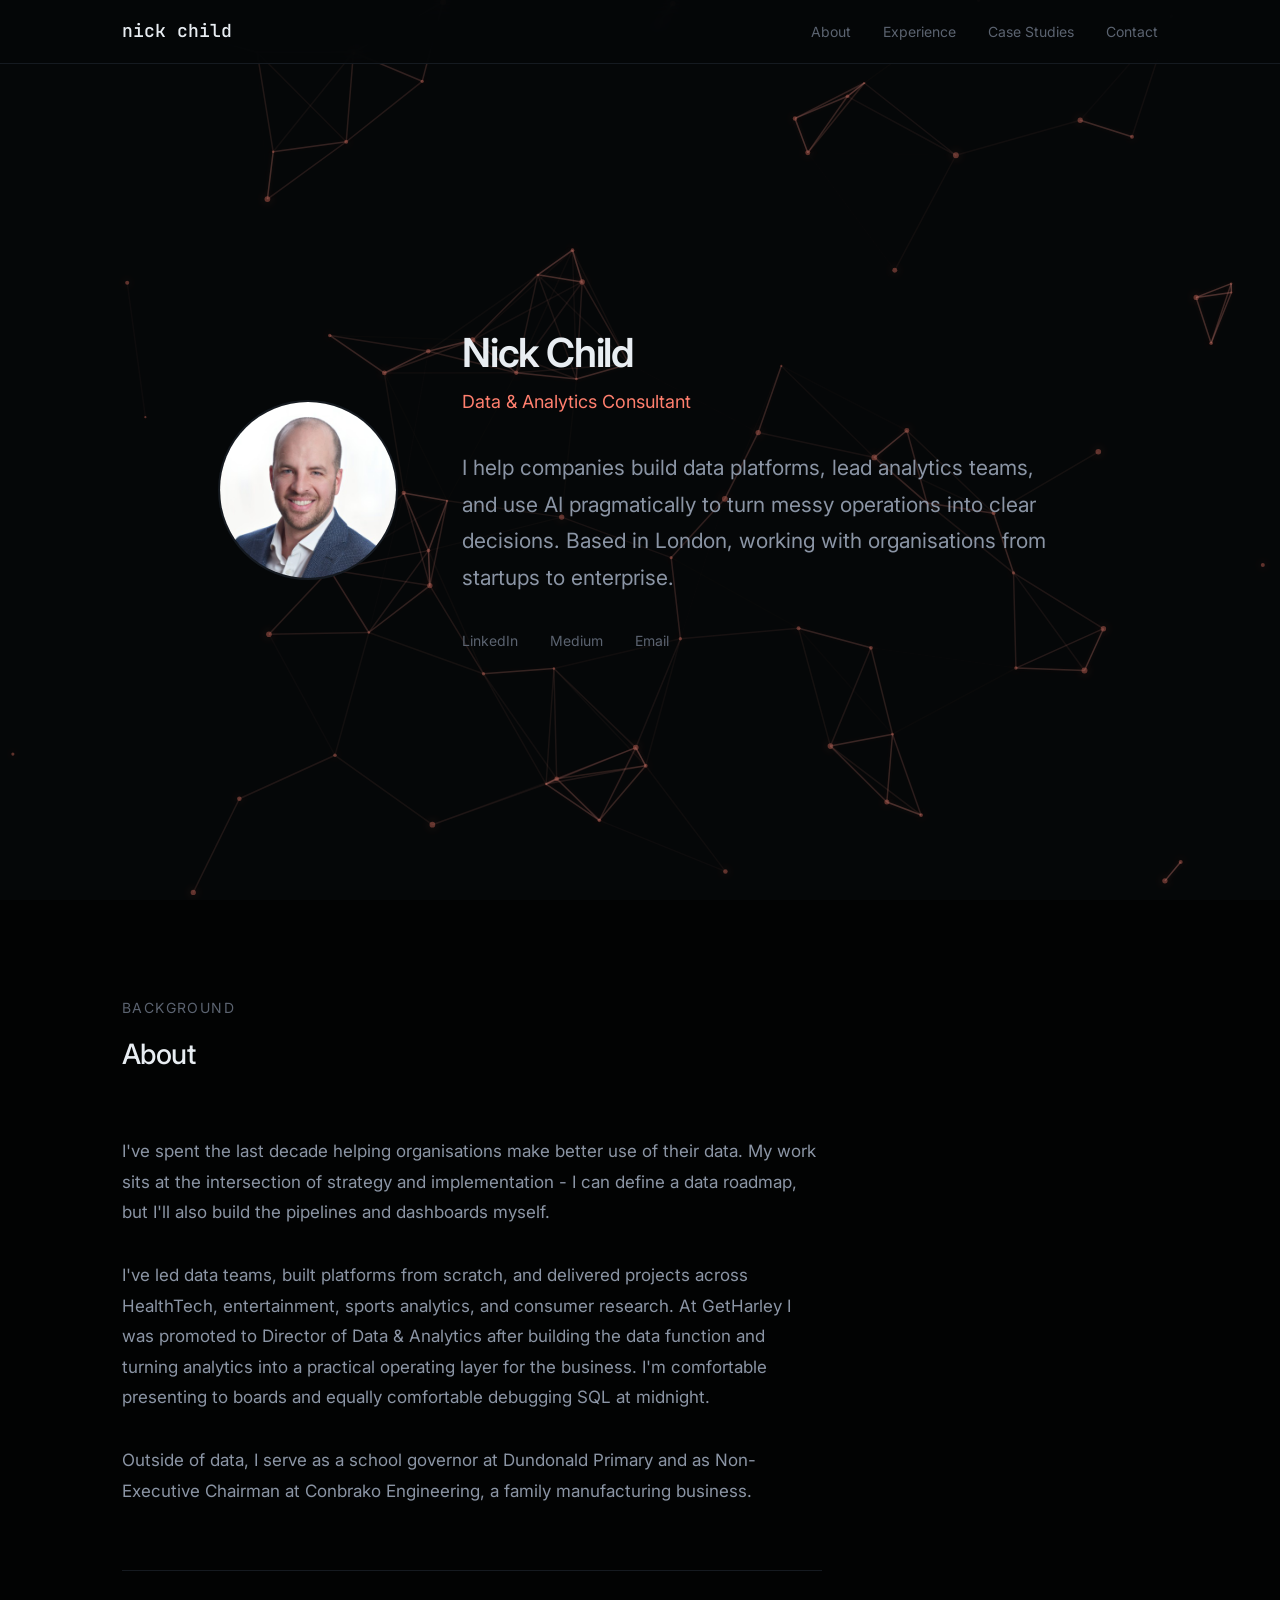
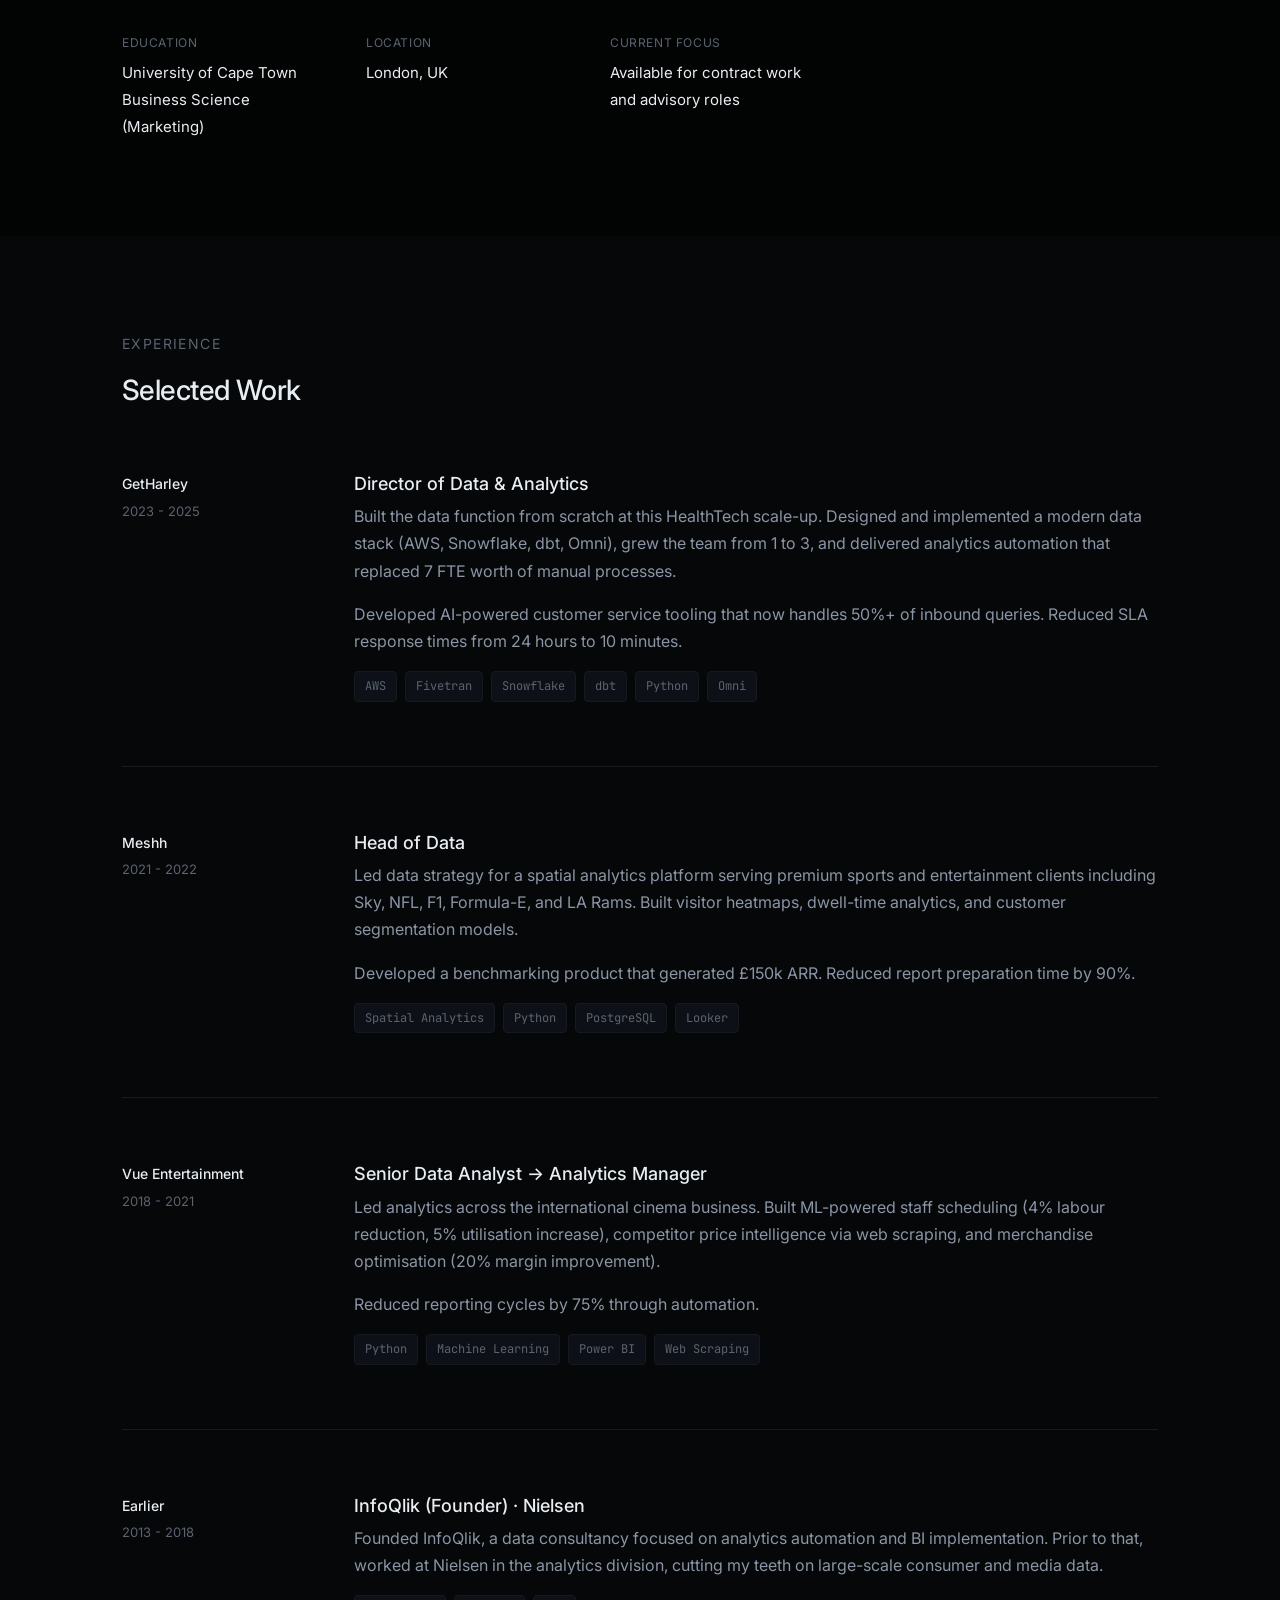
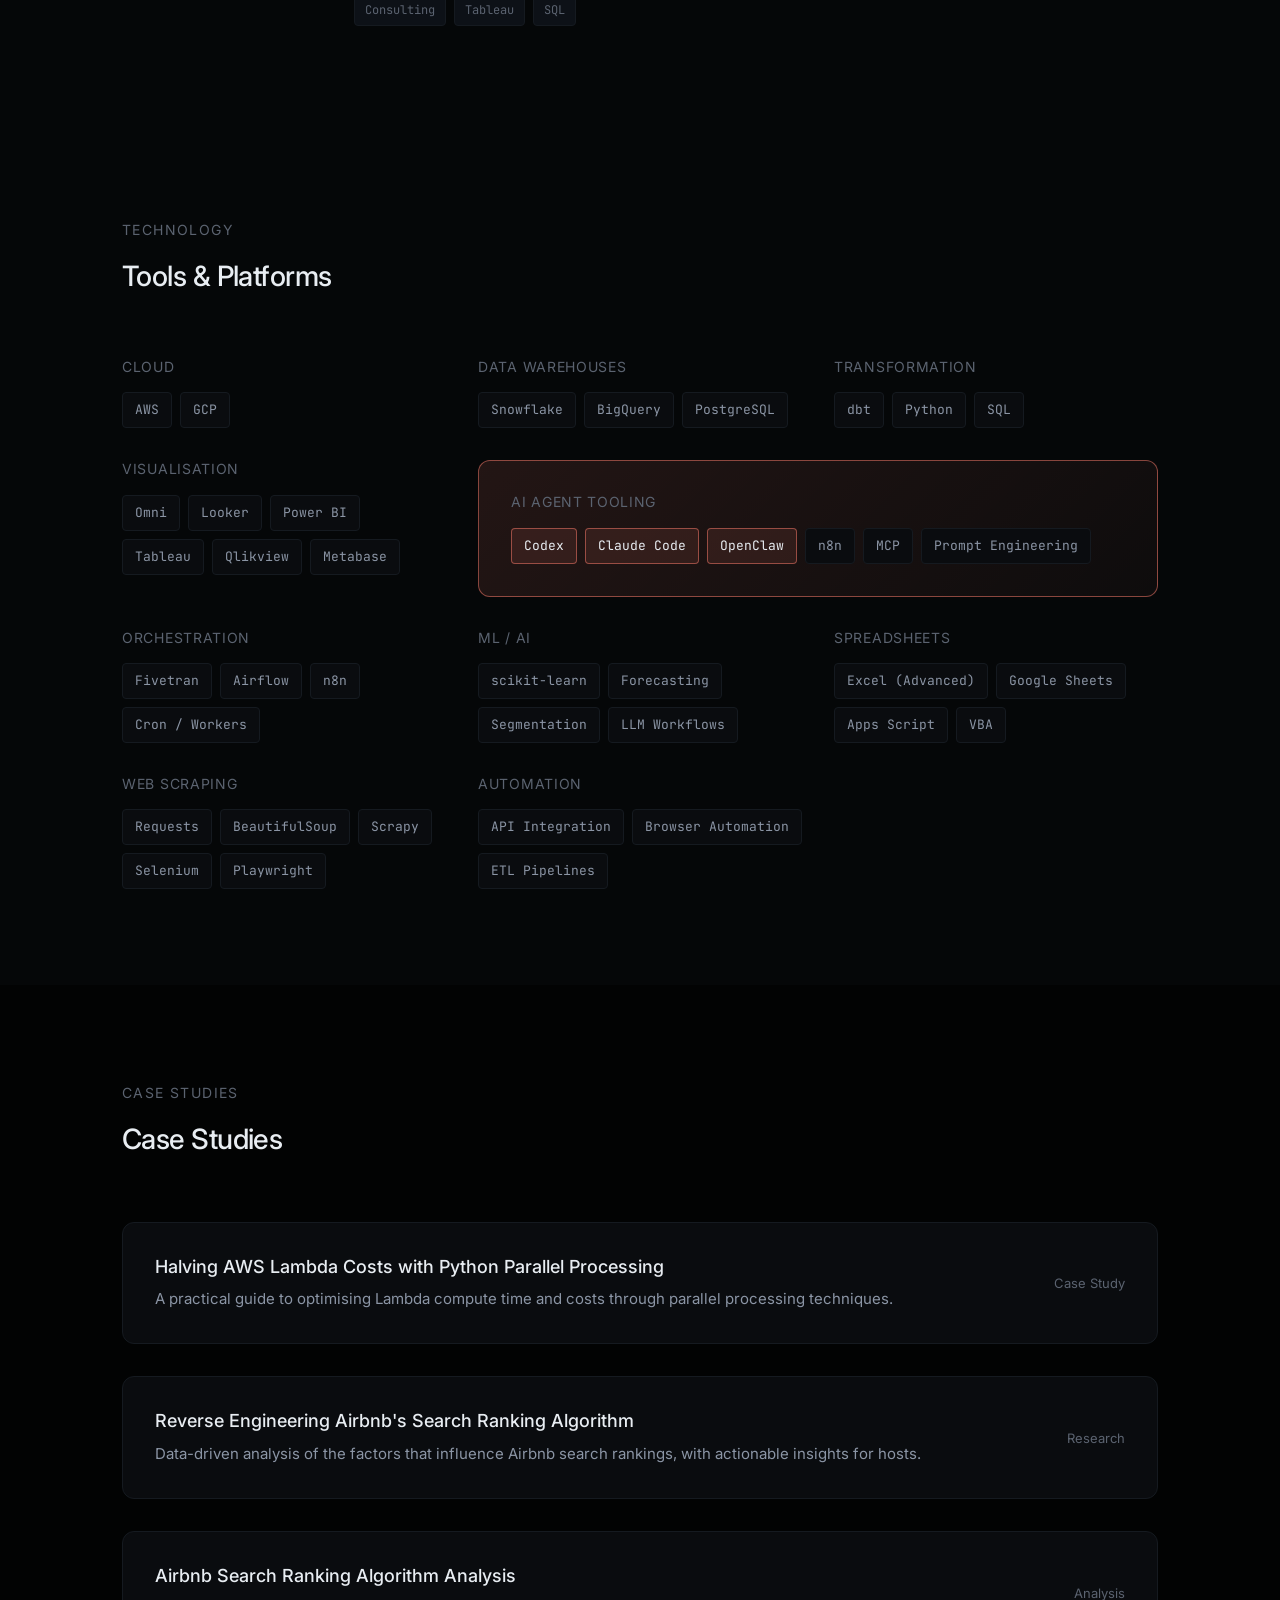
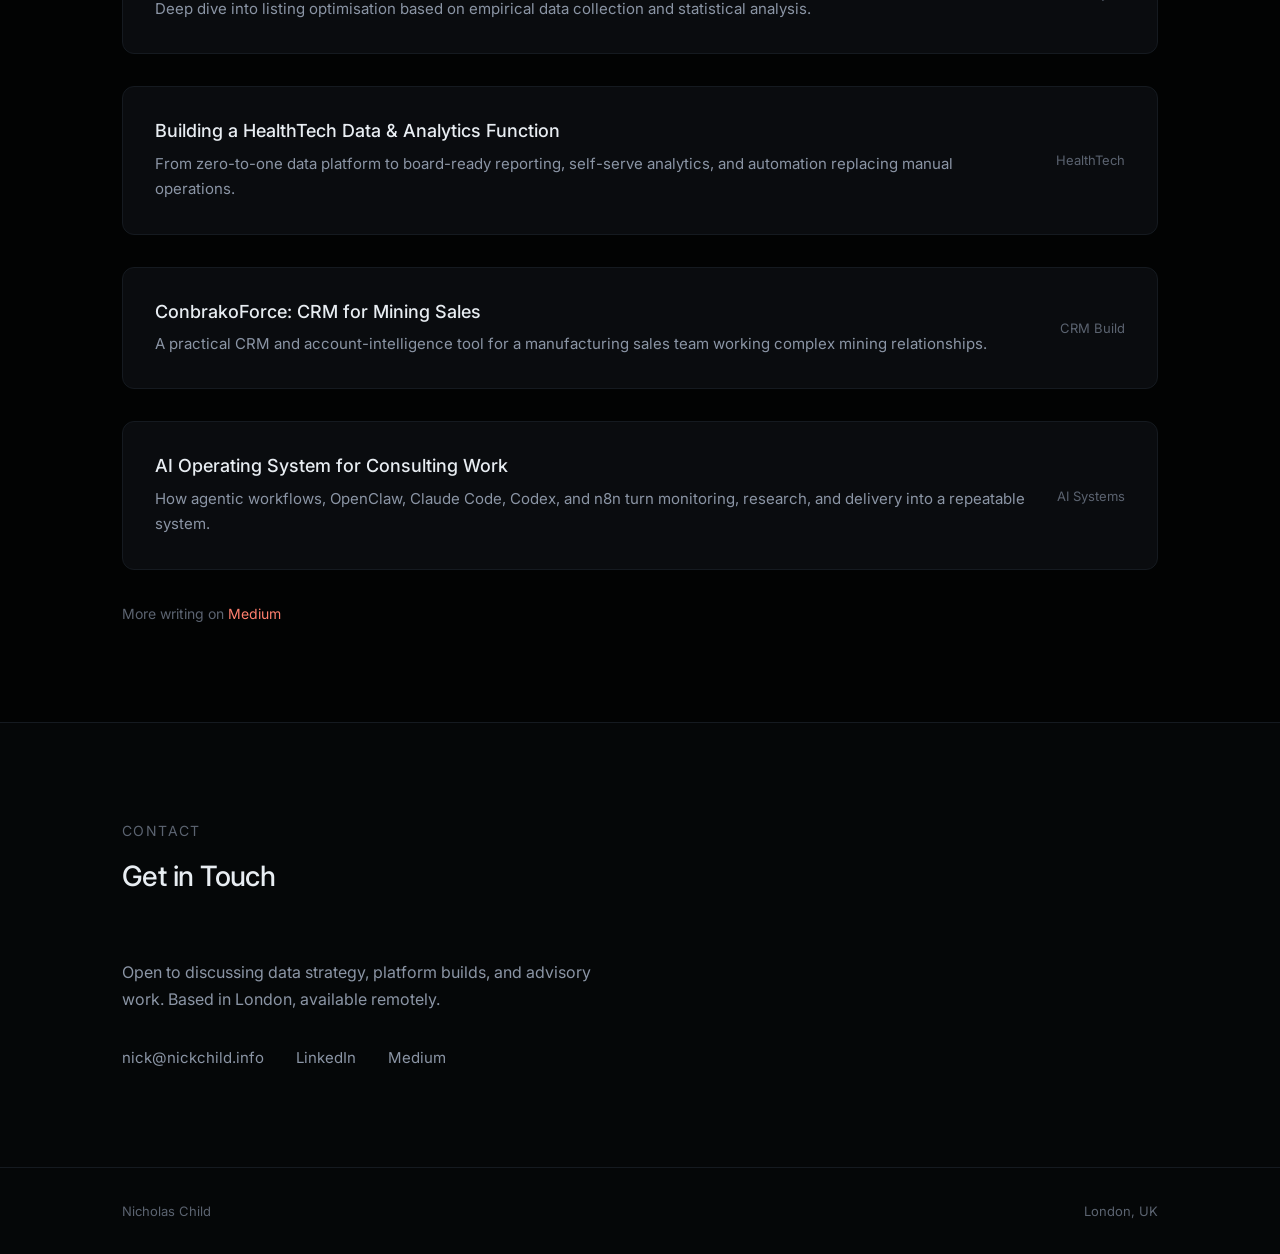
<file: index.html>
<!DOCTYPE html>
<html lang="en">
<head>
    <meta charset="UTF-8">
    <meta name="viewport" content="width=device-width, initial-scale=1.0">
    <title>Nick Child - Data & Analytics</title>
    <meta name="description" content="Independent Data & Analytics Consultant based in London. Building data platforms, leading analytics teams, and solving complex data problems.">
    <meta name="author" content="Nicholas Child">

    <!-- Open Graph -->
    <meta property="og:type" content="website">
    <meta property="og:title" content="Nick Child - Data & Analytics">
    <meta property="og:description" content="Independent Data & Analytics Consultant based in London.">
    <meta property="og:url" content="https://nickchild.info">

    <!-- Structured Data -->
    <script type="application/ld+json">
    {
      "@context": "https://schema.org",
      "@type": "Person",
      "name": "Nicholas Child",
      "jobTitle": "Data & Analytics Consultant",
      "url": "https://nickchild.info",
      "email": "nick@nickchild.info",
      "address": {
        "@type": "PostalAddress",
        "addressLocality": "London",
        "addressCountry": "GB"
      },
      "sameAs": [
        "https://linkedin.com/in/nicholaschild",
        "https://medium.com/@childnick"
      ]
    }
    </script>

    <!-- Favicon -->
    <link rel="icon" type="image/svg+xml" href="favicon.svg">

    <!-- Fonts -->
    <link rel="preconnect" href="https://fonts.googleapis.com">
    <link rel="preconnect" href="https://fonts.gstatic.com" crossorigin>
    <link href="https://fonts.googleapis.com/css2?family=Inter:wght@400;500;600&family=JetBrains+Mono:wght@400;500&display=swap" rel="stylesheet">

    <!-- Styles -->
    <link rel="stylesheet" href="styles/main.css?v=20260513-hero-fix">
</head>
<body>
    <!-- Navigation -->
    <nav class="nav" id="nav">
        <div class="container">
            <div class="nav-content">
                <a href="#" class="nav-logo">nick child</a>
                <button class="nav-toggle" id="navToggle" aria-label="Toggle navigation">
                    <span></span>
                    <span></span>
                    <span></span>
                </button>
                <ul class="nav-menu" id="navMenu">
                    <li><a href="#about" class="nav-link">About</a></li>
                    <li><a href="#experience" class="nav-link">Experience</a></li>
                    <li><a href="#writing" class="nav-link">Case Studies</a></li>
                    <li><a href="#contact" class="nav-link">Contact</a></li>
                </ul>
            </div>
        </div>
    </nav>

    <!-- Hero Section -->
    <section class="hero">
        <canvas id="heroCanvas" class="hero-canvas"></canvas>
        <div class="container">
            <div class="hero-content">
                <div class="hero-image">
                    <img src="nick-profile.jpg" alt="Nick Child">
                </div>
                <div class="hero-text">
                    <h1>Nick Child</h1>
                    <p class="hero-role">Data & Analytics Consultant</p>
                    <p class="hero-bio">
                        I help companies build data platforms, lead analytics teams, and use AI pragmatically to turn messy operations into clear decisions.
                        Based in London, working with organisations from startups to enterprise.
                    </p>
                    <div class="hero-links">
                        <a href="https://linkedin.com/in/nicholaschild" target="_blank">LinkedIn</a>
                        <a href="https://medium.com/@childnick" target="_blank">Medium</a>
                        <a href="mailto:nick@nickchild.info">Email</a>
                    </div>
                </div>
            </div>
        </div>
    </section>

    <!-- About Section -->
    <section id="about" class="about">
        <div class="container">
            <p class="section-subtitle">Background</p>
            <h2 class="section-title">About</h2>

            <div class="about-content">
                <p>
                    I've spent the last decade helping organisations make better use of their data. My work sits at the 
                    intersection of strategy and implementation - I can define a data roadmap, but I'll also build the 
                    pipelines and dashboards myself.
                </p>
                <p>
                    I've led data teams, built platforms from scratch, and delivered projects across HealthTech,
                    entertainment, sports analytics, and consumer research. At GetHarley I was promoted to
                    Director of Data & Analytics after building the data function and turning analytics into a
                    practical operating layer for the business. I'm comfortable presenting to boards and equally
                    comfortable debugging SQL at midnight.
                </p>
                <p>
                    Outside of data, I serve as a school governor at Dundonald Primary and as Non-Executive Chairman 
                    at Conbrako Engineering, a family manufacturing business.
                </p>

                <div class="about-details">
                    <div class="about-detail">
                        <h4>Education</h4>
                        <p>University of Cape Town<br>Business Science (Marketing)</p>
                    </div>
                    <div class="about-detail">
                        <h4>Location</h4>
                        <p>London, UK</p>
                    </div>
                    <div class="about-detail">
                        <h4>Current Focus</h4>
                        <p>Available for contract work<br>and advisory roles</p>
                    </div>
                </div>
            </div>
        </div>
    </section>

    <!-- Experience Section -->
    <section id="experience" class="experience">
        <div class="container">
            <p class="section-subtitle">Experience</p>
            <h2 class="section-title">Selected Work</h2>

            <div class="experience-grid">
                <div class="experience-item">
                    <div class="experience-meta">
                        <div class="experience-company">GetHarley</div>
                        <div class="experience-period">2023 - 2025</div>
                    </div>
                    <div class="experience-content">
                        <h3>Director of Data & Analytics</h3>
                        <p>
                            Built the data function from scratch at this HealthTech scale-up.
                            Designed and implemented a modern data stack (AWS, Snowflake, dbt, Omni), grew the team from 1 to 3, and delivered
                            analytics automation that replaced 7 FTE worth of manual processes.
                        </p>
                        <p>
                            Developed AI-powered customer service tooling that now handles 50%+ of inbound queries. 
                            Reduced SLA response times from 24 hours to 10 minutes.
                        </p>
                        <div class="experience-tags">
                            <span class="tag">AWS</span>
                            <span class="tag">Fivetran</span>
                            <span class="tag">Snowflake</span>
                            <span class="tag">dbt</span>
                            <span class="tag">Python</span>
                            <span class="tag">Omni</span>
                        </div>
                    </div>
                </div>

                <div class="experience-item">
                    <div class="experience-meta">
                        <div class="experience-company">Meshh</div>
                        <div class="experience-period">2021 - 2022</div>
                    </div>
                    <div class="experience-content">
                        <h3>Head of Data</h3>
                        <p>
                            Led data strategy for a spatial analytics platform serving premium sports and entertainment clients 
                            including Sky, NFL, F1, Formula-E, and LA Rams. Built visitor heatmaps, dwell-time analytics, 
                            and customer segmentation models.
                        </p>
                        <p>
                            Developed a benchmarking product that generated £150k ARR. 
                            Reduced report preparation time by 90%.
                        </p>
                        <div class="experience-tags">
                            <span class="tag">Spatial Analytics</span>
                            <span class="tag">Python</span>
                            <span class="tag">PostgreSQL</span>
                            <span class="tag">Looker</span>
                        </div>
                    </div>
                </div>

                <div class="experience-item">
                    <div class="experience-meta">
                        <div class="experience-company">Vue Entertainment</div>
                        <div class="experience-period">2018 - 2021</div>
                    </div>
                    <div class="experience-content">
                        <h3>Senior Data Analyst → Analytics Manager</h3>
                        <p>
                            Led analytics across the international cinema business. Built ML-powered staff scheduling 
                            (4% labour reduction, 5% utilisation increase), competitor price intelligence via web scraping, 
                            and merchandise optimisation (20% margin improvement).
                        </p>
                        <p>
                            Reduced reporting cycles by 75% through automation.
                        </p>
                        <div class="experience-tags">
                            <span class="tag">Python</span>
                            <span class="tag">Machine Learning</span>
                            <span class="tag">Power BI</span>
                            <span class="tag">Web Scraping</span>
                        </div>
                    </div>
                </div>

                <div class="experience-item">
                    <div class="experience-meta">
                        <div class="experience-company">Earlier</div>
                        <div class="experience-period">2013 - 2018</div>
                    </div>
                    <div class="experience-content">
                        <h3>InfoQlik (Founder) · Nielsen</h3>
                        <p>
                            Founded InfoQlik, a data consultancy focused on analytics automation and BI implementation. 
                            Prior to that, worked at Nielsen in the analytics division, cutting my teeth on large-scale 
                            consumer and media data.
                        </p>
                        <div class="experience-tags">
                            <span class="tag">Consulting</span>
                            <span class="tag">Tableau</span>
                            <span class="tag">SQL</span>
                        </div>
                    </div>
                </div>
            </div>
        </div>
    </section>

    <!-- Tech Stack Section -->
    <section id="tech-stack" class="tech-stack">
        <div class="container">
            <p class="section-subtitle">Technology</p>
            <h2 class="section-title">Tools & Platforms</h2>

            <div class="tech-categories">
                <div class="tech-category">
                    <h3>Cloud</h3>
                    <div class="tech-items">
                        <span class="tech-item">AWS</span>
                        <span class="tech-item">GCP</span>
                    </div>
                </div>
                <div class="tech-category">
                    <h3>Data Warehouses</h3>
                    <div class="tech-items">
                        <span class="tech-item">Snowflake</span>
                        <span class="tech-item">BigQuery</span>
                        <span class="tech-item">PostgreSQL</span>
                    </div>
                </div>
                <div class="tech-category">
                    <h3>Transformation</h3>
                    <div class="tech-items">
                        <span class="tech-item">dbt</span>
                        <span class="tech-item">Python</span>
                        <span class="tech-item">SQL</span>
                    </div>
                </div>
                <div class="tech-category">
                    <h3>Visualisation</h3>
                    <div class="tech-items">
                        <span class="tech-item">Omni</span>
                        <span class="tech-item">Looker</span>
                        <span class="tech-item">Power BI</span>
                        <span class="tech-item">Tableau</span>
                        <span class="tech-item">Qlikview</span>
                        <span class="tech-item">Metabase</span>
                    </div>
                </div>
                <div class="tech-category tech-category-featured">
                    <h3>AI Agent Tooling</h3>
                    <div class="tech-items">
                        <span class="tech-item tech-item-featured">Codex</span>
                        <span class="tech-item tech-item-featured">Claude Code</span>
                        <span class="tech-item tech-item-featured">OpenClaw</span>
                        <span class="tech-item">n8n</span>
                        <span class="tech-item">MCP</span>
                        <span class="tech-item">Prompt Engineering</span>
                    </div>
                </div>
                <div class="tech-category">
                    <h3>Orchestration</h3>
                    <div class="tech-items">
                        <span class="tech-item">Fivetran</span>
                        <span class="tech-item">Airflow</span>
                        <span class="tech-item">n8n</span>
                        <span class="tech-item">Cron / Workers</span>
                    </div>
                </div>
                <div class="tech-category">
                    <h3>ML / AI</h3>
                    <div class="tech-items">
                        <span class="tech-item">scikit-learn</span>
                        <span class="tech-item">Forecasting</span>
                        <span class="tech-item">Segmentation</span>
                        <span class="tech-item">LLM Workflows</span>
                    </div>
                </div>
                <div class="tech-category">
                    <h3>Spreadsheets</h3>
                    <div class="tech-items">
                        <span class="tech-item">Excel (Advanced)</span>
                        <span class="tech-item">Google Sheets</span>
                        <span class="tech-item">Apps Script</span>
                        <span class="tech-item">VBA</span>
                    </div>
                </div>
                <div class="tech-category">
                    <h3>Web Scraping</h3>
                    <div class="tech-items">
                        <span class="tech-item">Requests</span>
                        <span class="tech-item">BeautifulSoup</span>
                        <span class="tech-item">Scrapy</span>
                        <span class="tech-item">Selenium</span>
                        <span class="tech-item">Playwright</span>
                    </div>
                </div>
                <div class="tech-category">
                    <h3>Automation</h3>
                    <div class="tech-items">
                        <span class="tech-item">API Integration</span>
                        <span class="tech-item">Browser Automation</span>
                        <span class="tech-item">ETL Pipelines</span>
                    </div>
                </div>
            </div>
        </div>
    </section>

    <!-- Writing Section -->
    <section id="writing" class="writing">
        <div class="container">
            <p class="section-subtitle">Case Studies</p>
            <h2 class="section-title">Case Studies</h2>

            <div class="writing-grid">
                <a href="case-studies/lambda_optimisation/aws-lambda-case-study.html" class="article-card">
                    <div class="article-content">
                        <h3>Halving AWS Lambda Costs with Python Parallel Processing</h3>
                        <p>A practical guide to optimising Lambda compute time and costs through parallel processing techniques.</p>
                    </div>
                    <div class="article-meta">
                        <span>Case Study</span>
                    </div>
                </a>

                <a href="case-studies/airbnb hack/airbnb-algorithm-research.html" class="article-card">
                    <div class="article-content">
                        <h3>Reverse Engineering Airbnb's Search Ranking Algorithm</h3>
                        <p>Data-driven analysis of the factors that influence Airbnb search rankings, with actionable insights for hosts.</p>
                    </div>
                    <div class="article-meta">
                        <span>Research</span>
                    </div>
                </a>

                <a href="case-studies/angelhost/airbnb-case-study.html" class="article-card">
                    <div class="article-content">
                        <h3>Airbnb Search Ranking Algorithm Analysis</h3>
                        <p>Deep dive into listing optimisation based on empirical data collection and statistical analysis.</p>
                    </div>
                    <div class="article-meta">
                        <span>Analysis</span>
                    </div>
                </a>

                <a href="case-studies/healthtech-data-platform/healthtech-data-platform.html" class="article-card">
                    <div class="article-content">
                        <h3>Building a HealthTech Data & Analytics Function</h3>
                        <p>From zero-to-one data platform to board-ready reporting, self-serve analytics, and automation replacing manual operations.</p>
                    </div>
                    <div class="article-meta">
                        <span>HealthTech</span>
                    </div>
                </a>

                <a href="case-studies/retail-demand-forecasting/retail-demand-forecasting.html" class="article-card">
                    <div class="article-content">
                        <h3>ConbrakoForce: CRM for Mining Sales</h3>
                        <p>A practical CRM and account-intelligence tool for a manufacturing sales team working complex mining relationships.</p>
                    </div>
                    <div class="article-meta">
                        <span>CRM Build</span>
                    </div>
                </a>

                <a href="case-studies/finops-automation/finops-automation.html" class="article-card">
                    <div class="article-content">
                        <h3>AI Operating System for Consulting Work</h3>
                        <p>How agentic workflows, OpenClaw, Claude Code, Codex, and n8n turn monitoring, research, and delivery into a repeatable system.</p>
                    </div>
                    <div class="article-meta">
                        <span>AI Systems</span>
                    </div>
                </a>
            </div>

            <p style="margin-top: var(--spacing-md); color: var(--color-text-muted); font-size: 0.875rem;">
                More writing on <a href="https://medium.com/@childnick" target="_blank">Medium</a>
            </p>
        </div>
    </section>

    <!-- Contact Section -->
    <section id="contact" class="contact">
        <div class="container">
            <p class="section-subtitle">Contact</p>
            <h2 class="section-title">Get in Touch</h2>

            <div class="contact-content">
                <p style="color: var(--color-text-secondary); max-width: 500px;">
                    Open to discussing data strategy, platform builds, and advisory work. 
                    Based in London, available remotely.
                </p>
                <div class="contact-links">
                    <a href="mailto:nick@nickchild.info">nick@nickchild.info</a>
                    <a href="https://linkedin.com/in/nicholaschild" target="_blank">LinkedIn</a>
                    <a href="https://medium.com/@childnick" target="_blank">Medium</a>
                </div>
            </div>
        </div>
    </section>

    <!-- Footer -->
    <footer class="footer">
        <div class="container">
            <div class="footer-content">
                <span>Nicholas Child</span>
                <span>London, UK</span>
            </div>
        </div>
    </footer>

    <script src="scripts/main.js?v=20260513-hero-fix"></script>
</body>
</html>
</file>
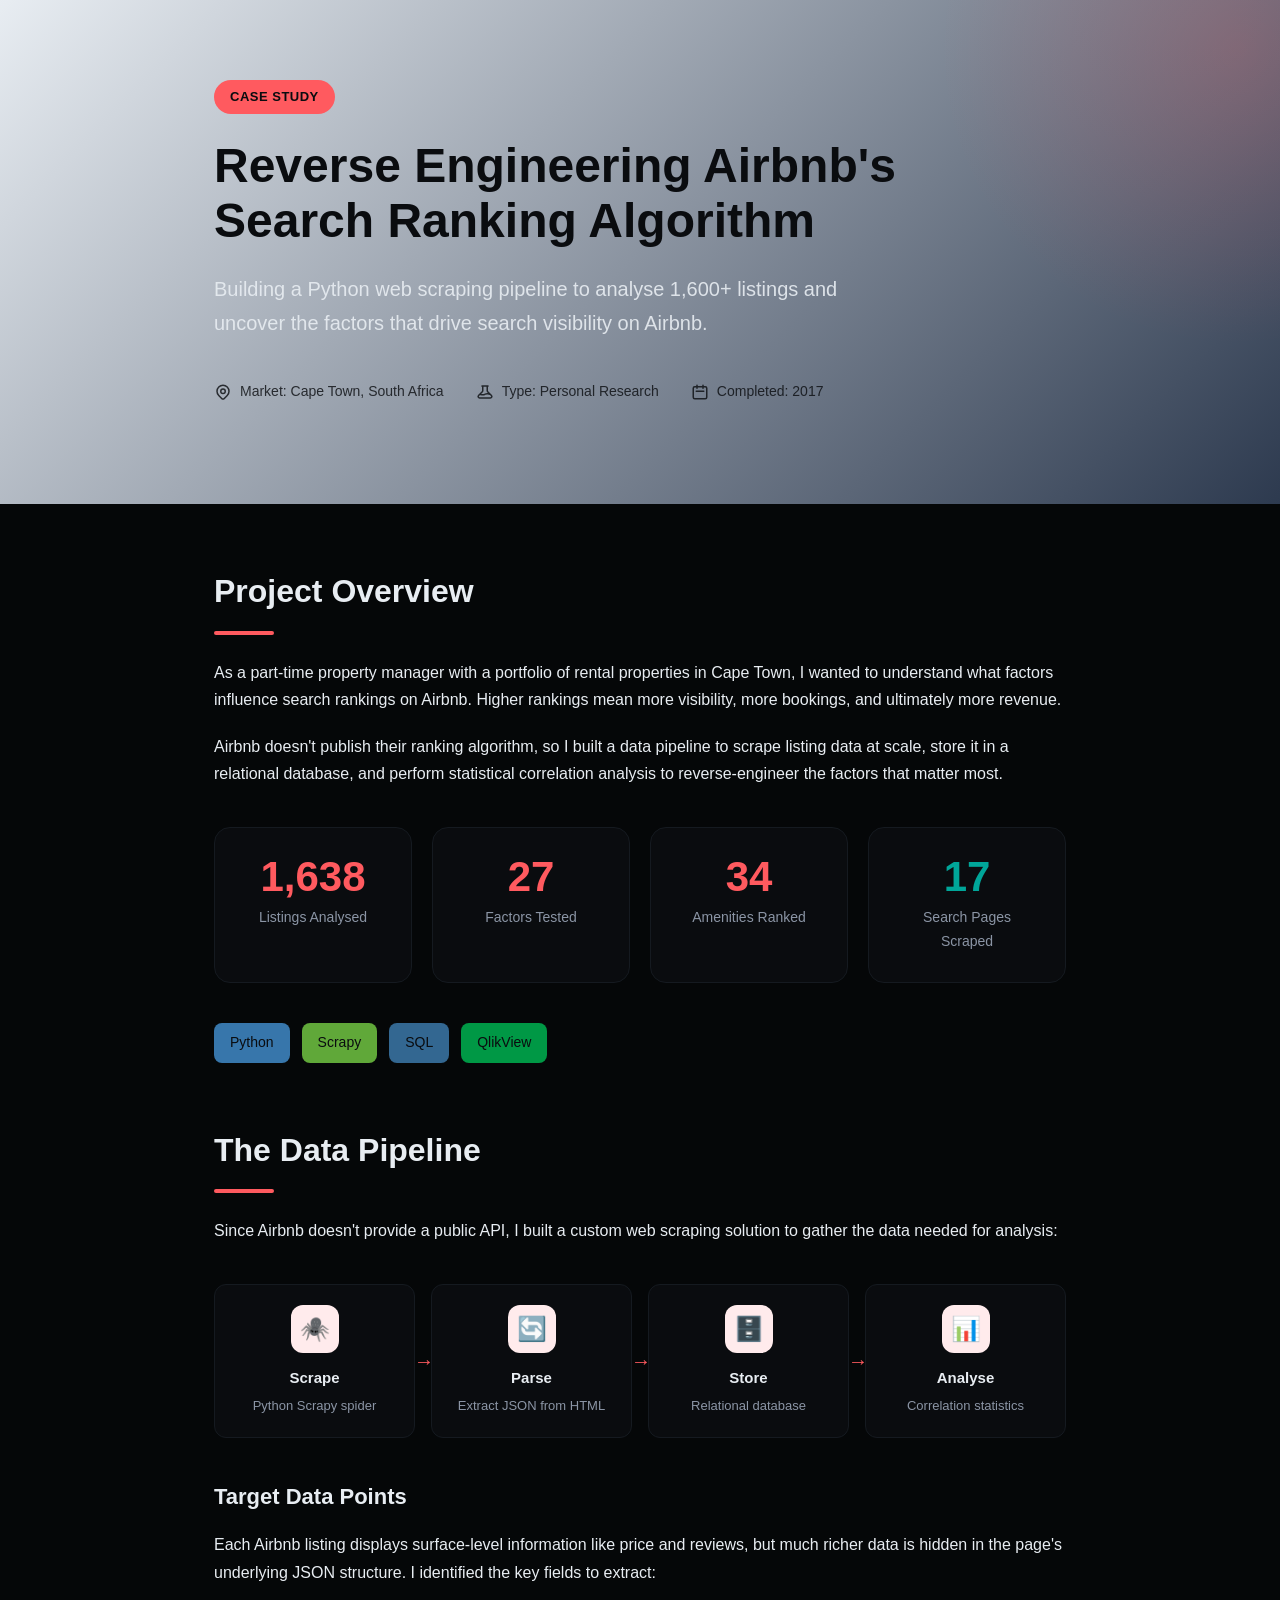
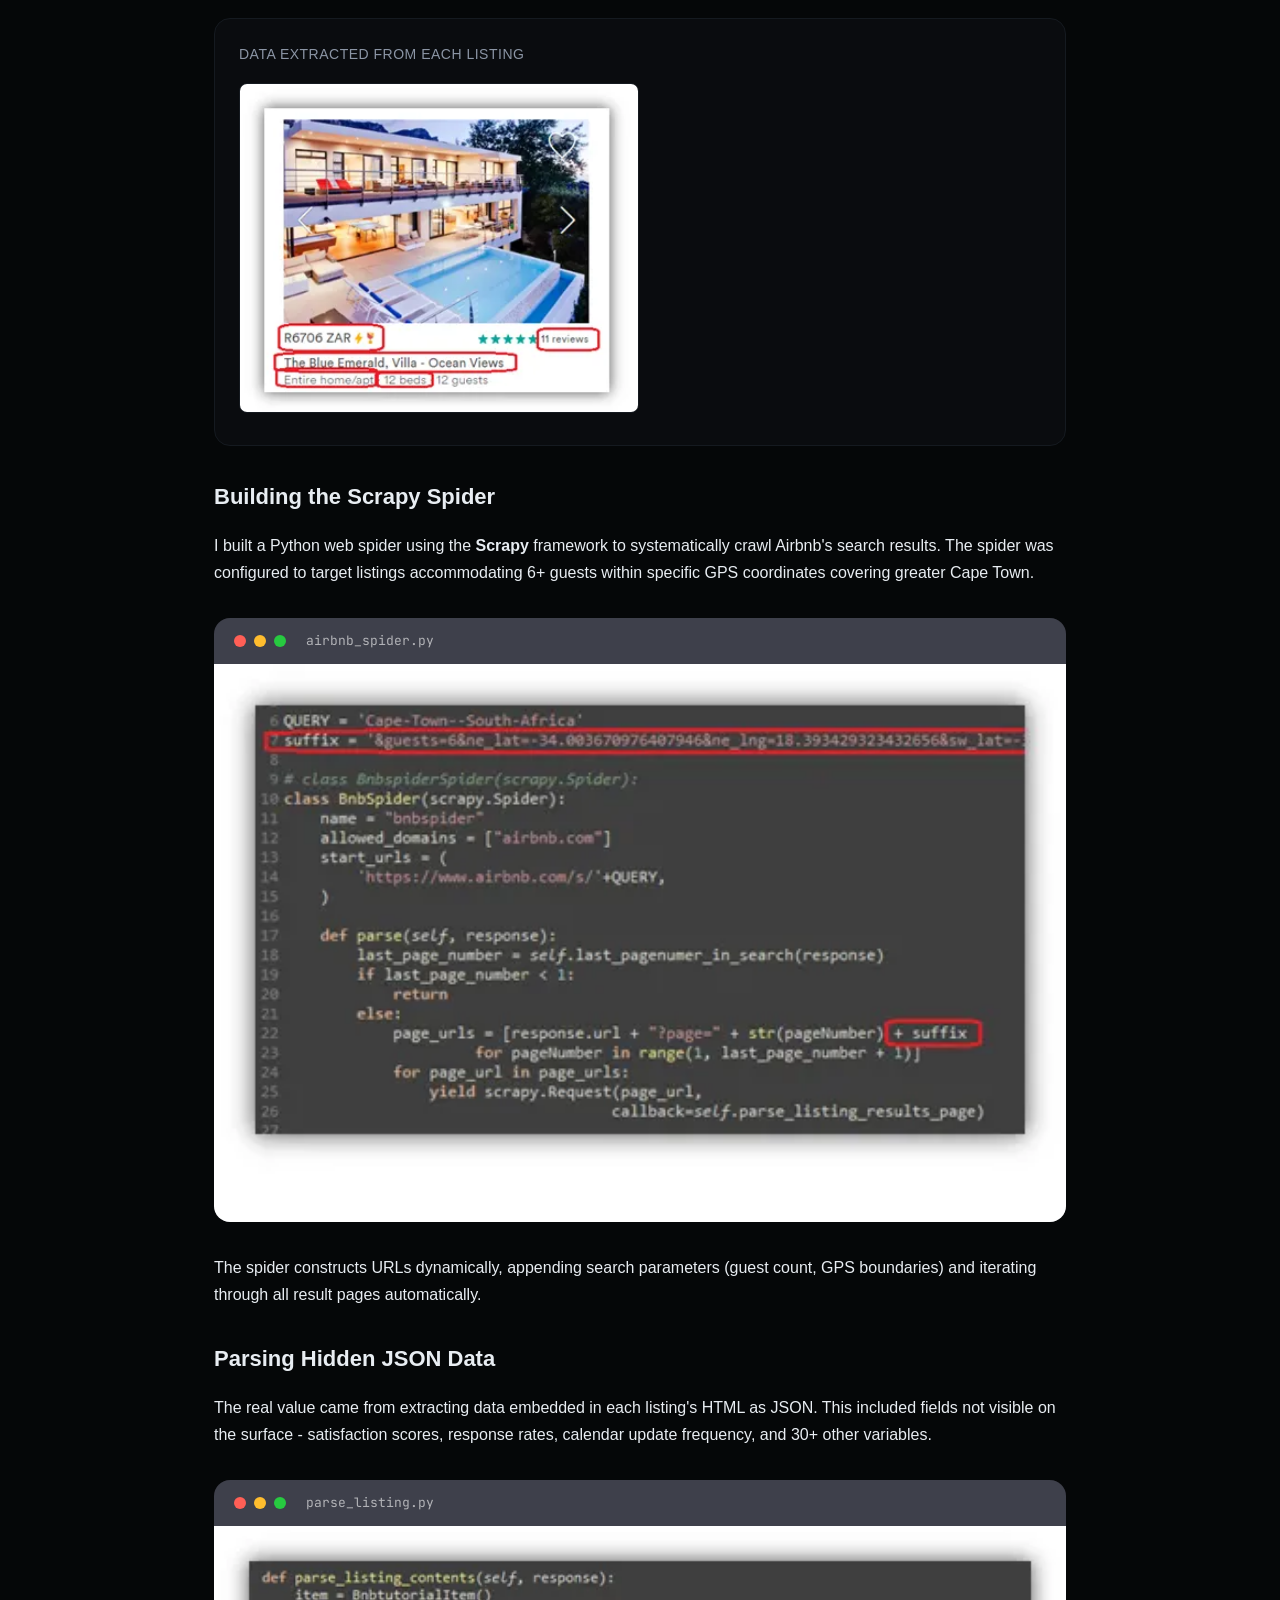
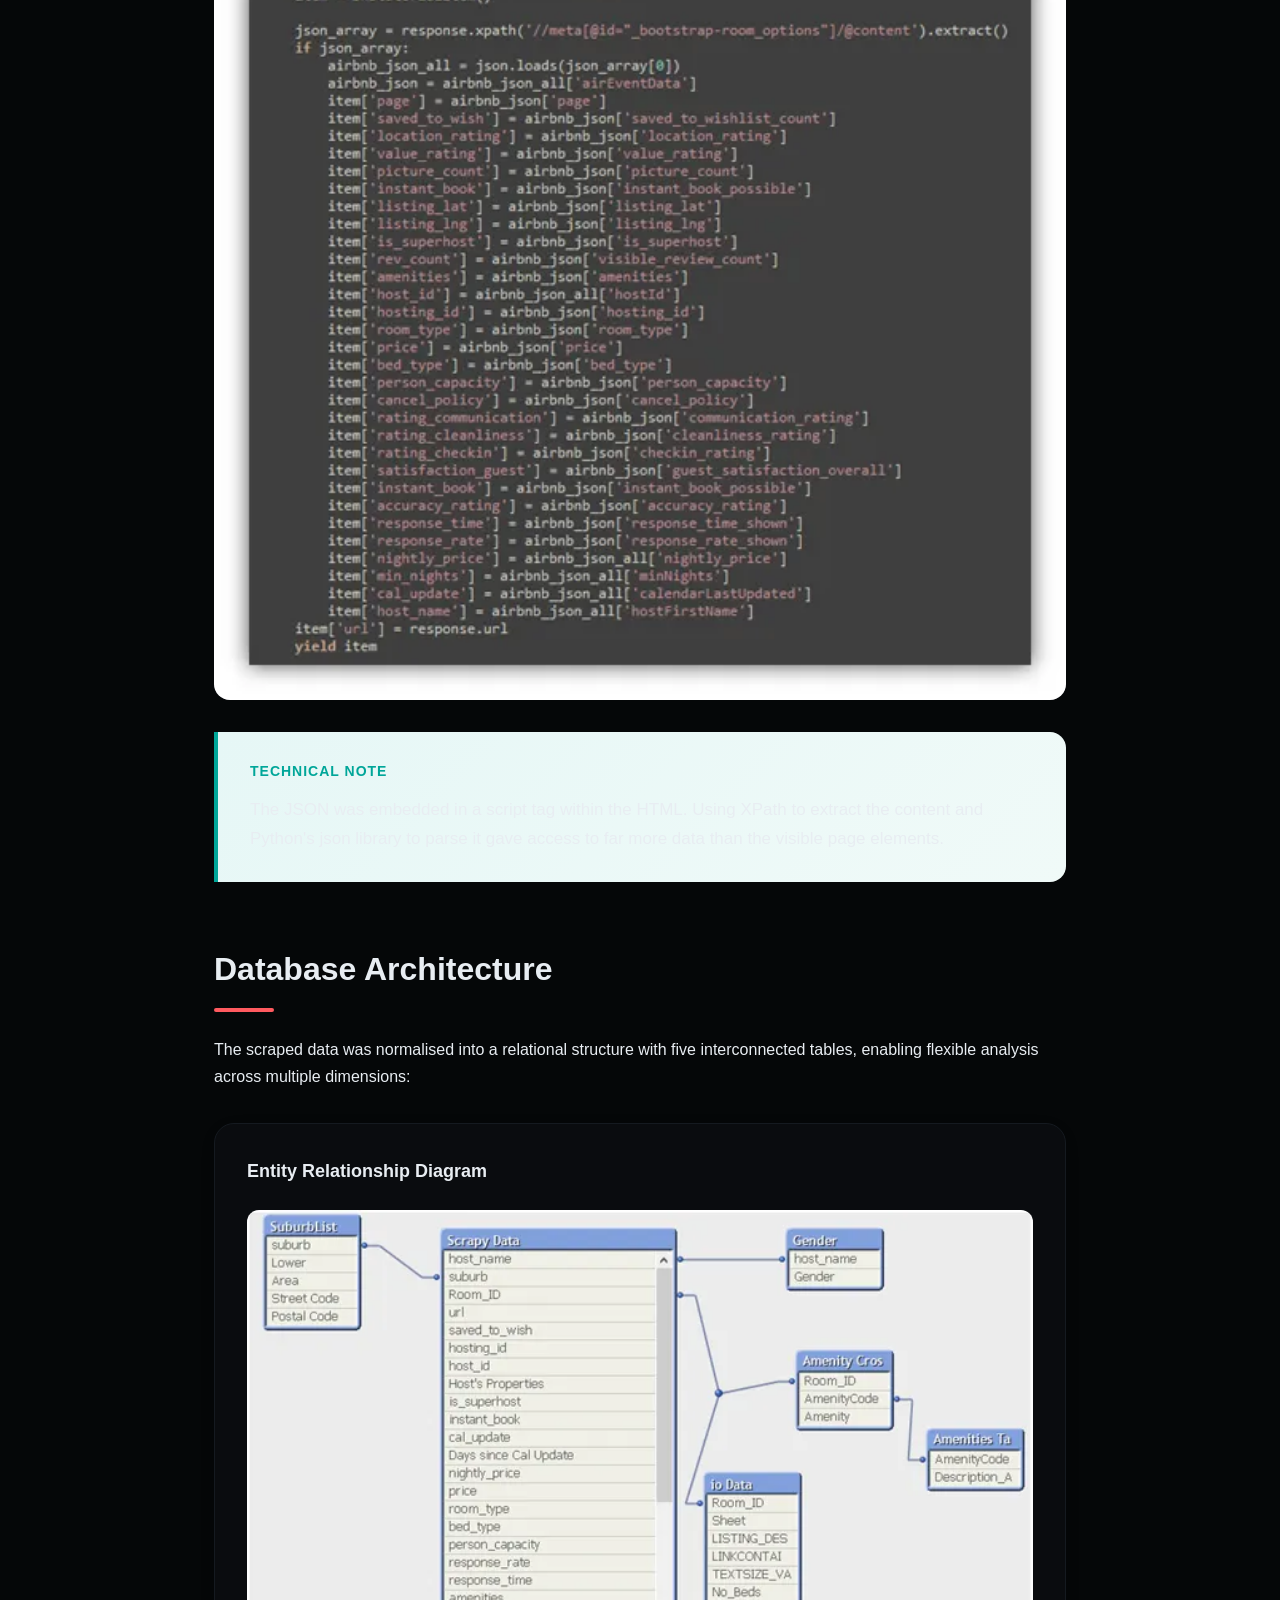
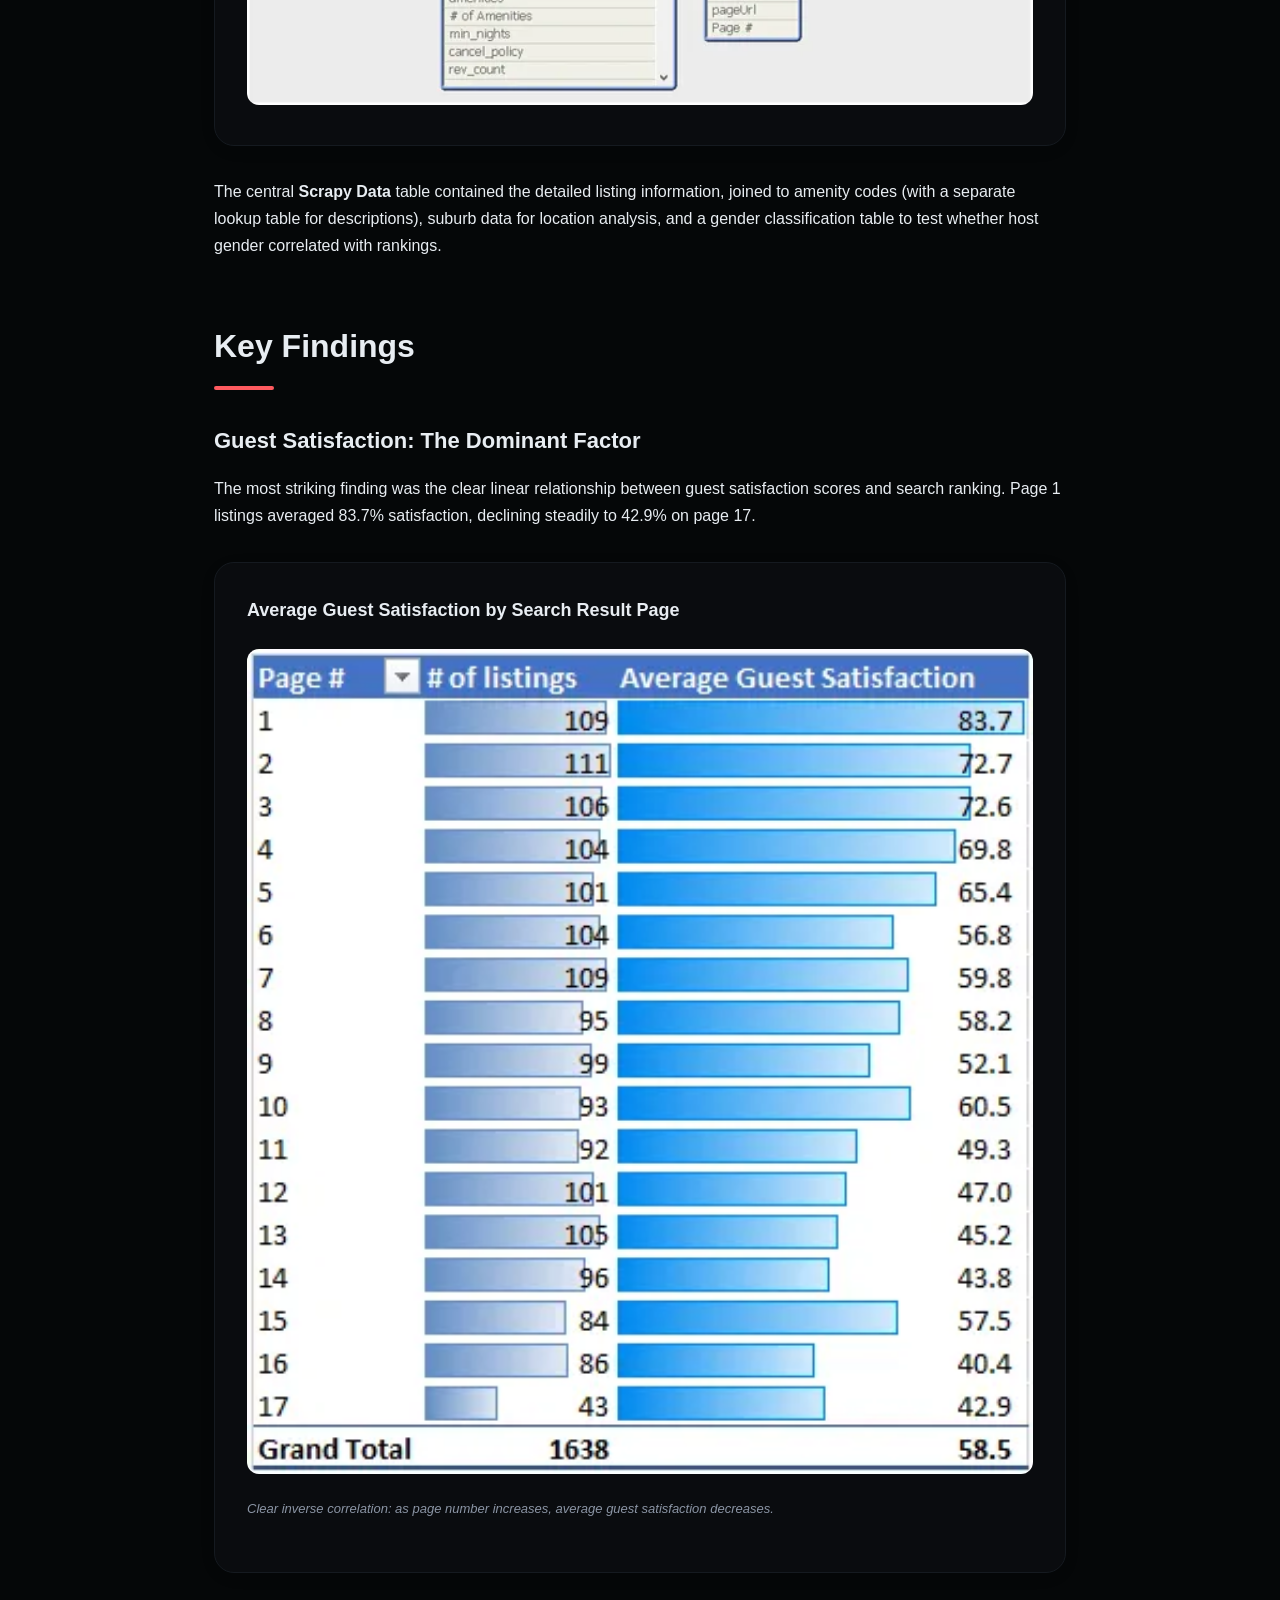
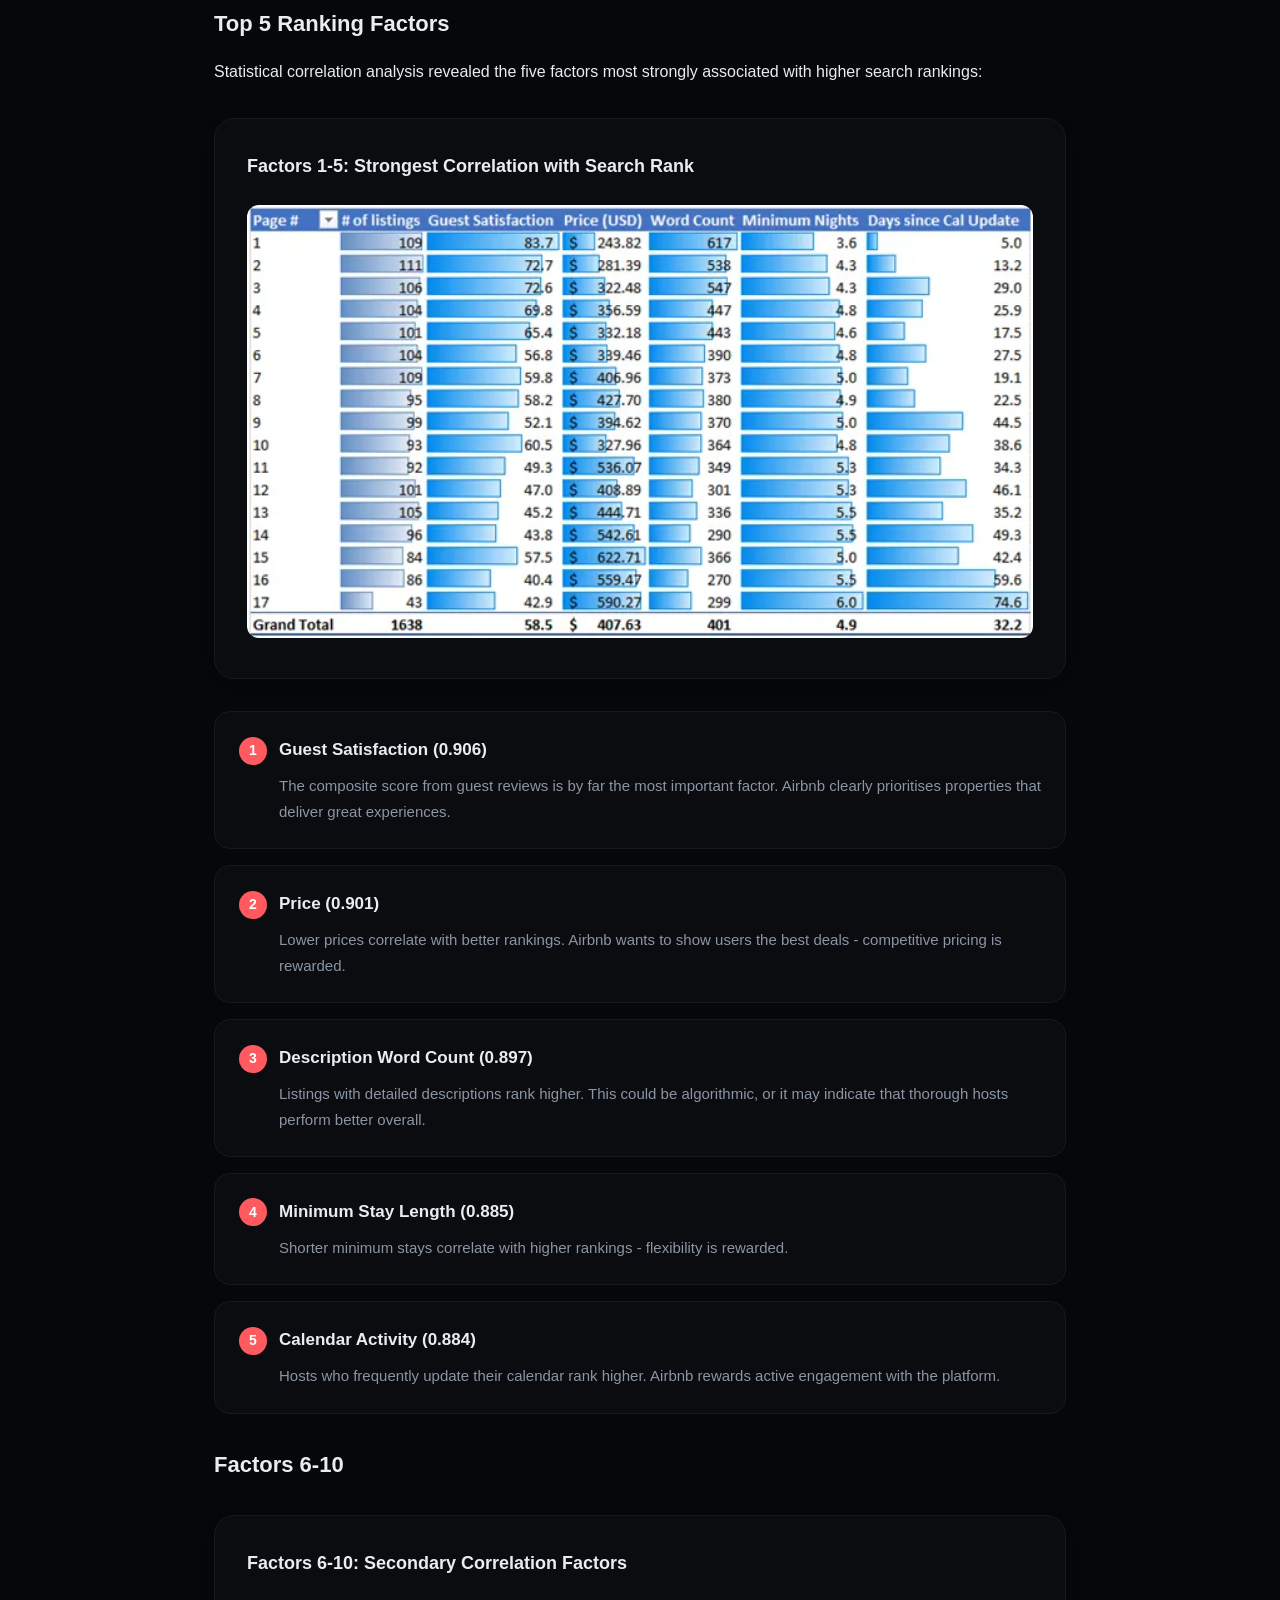
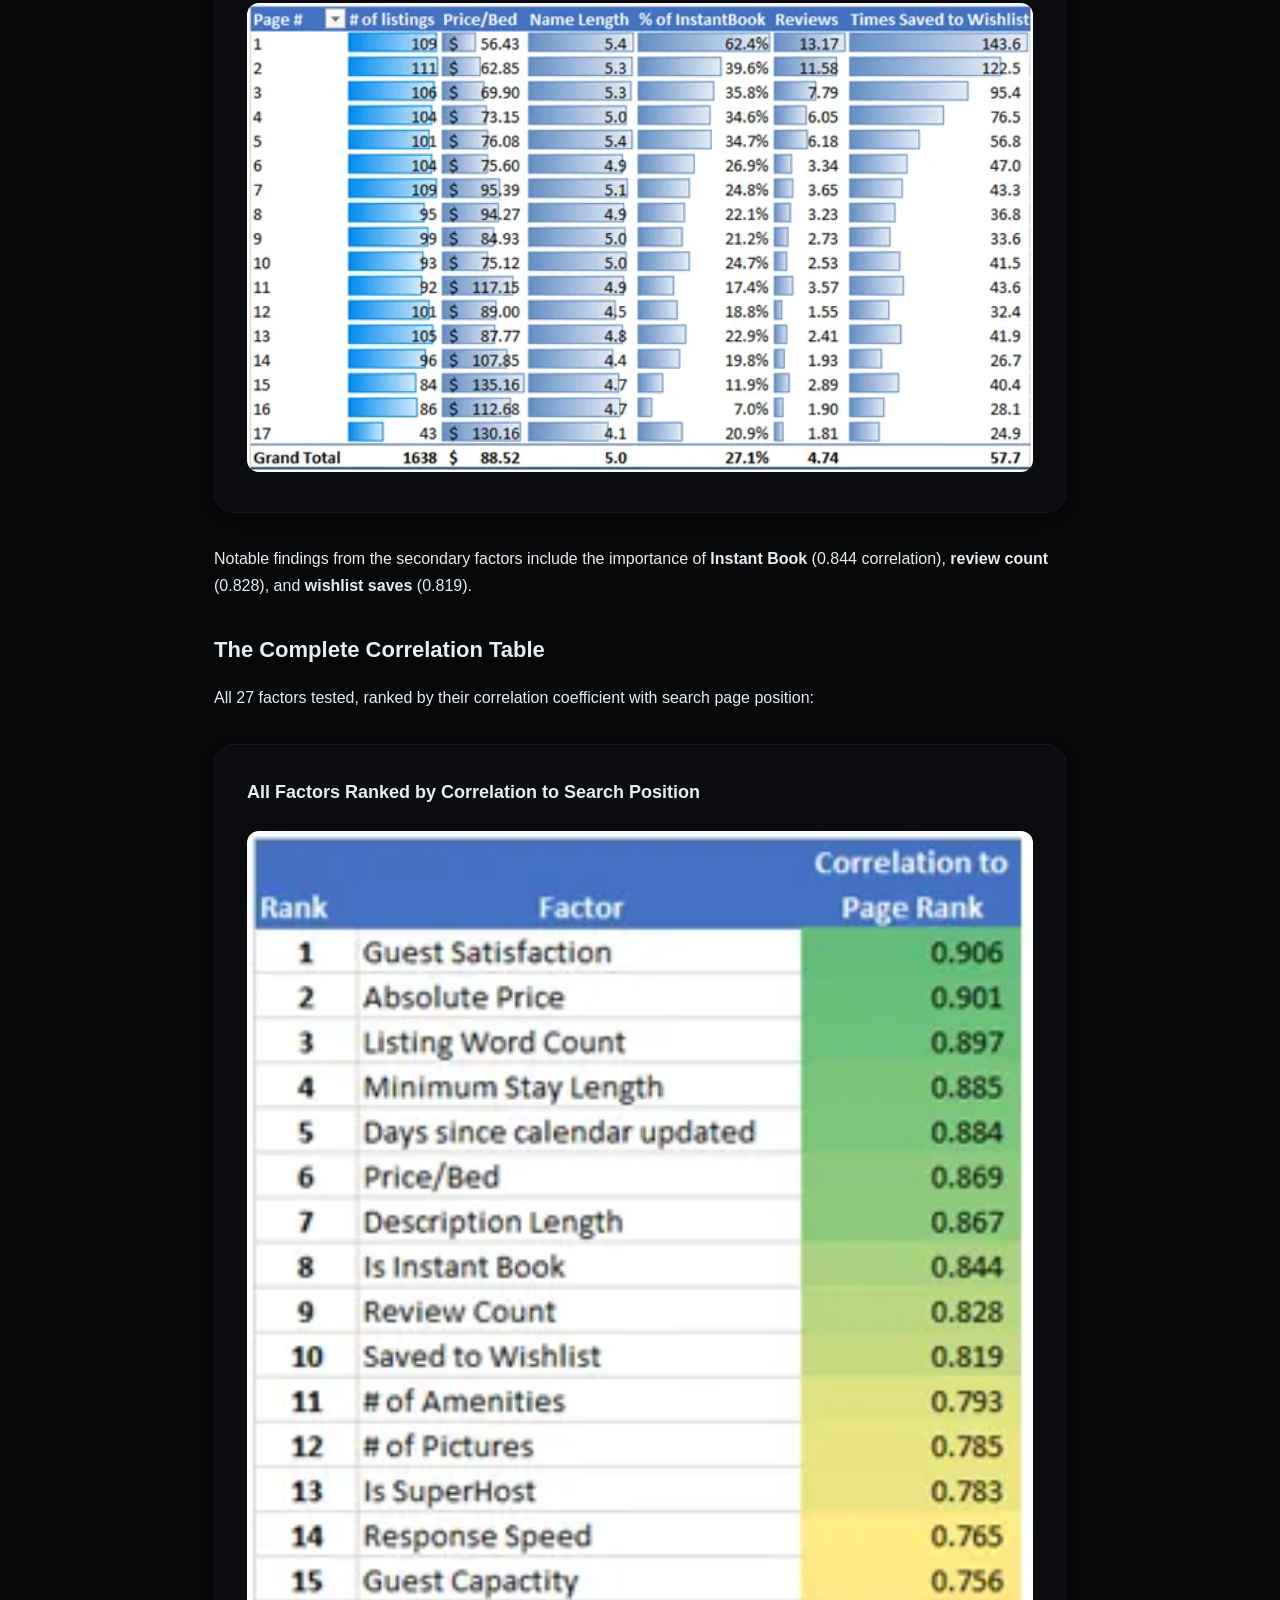
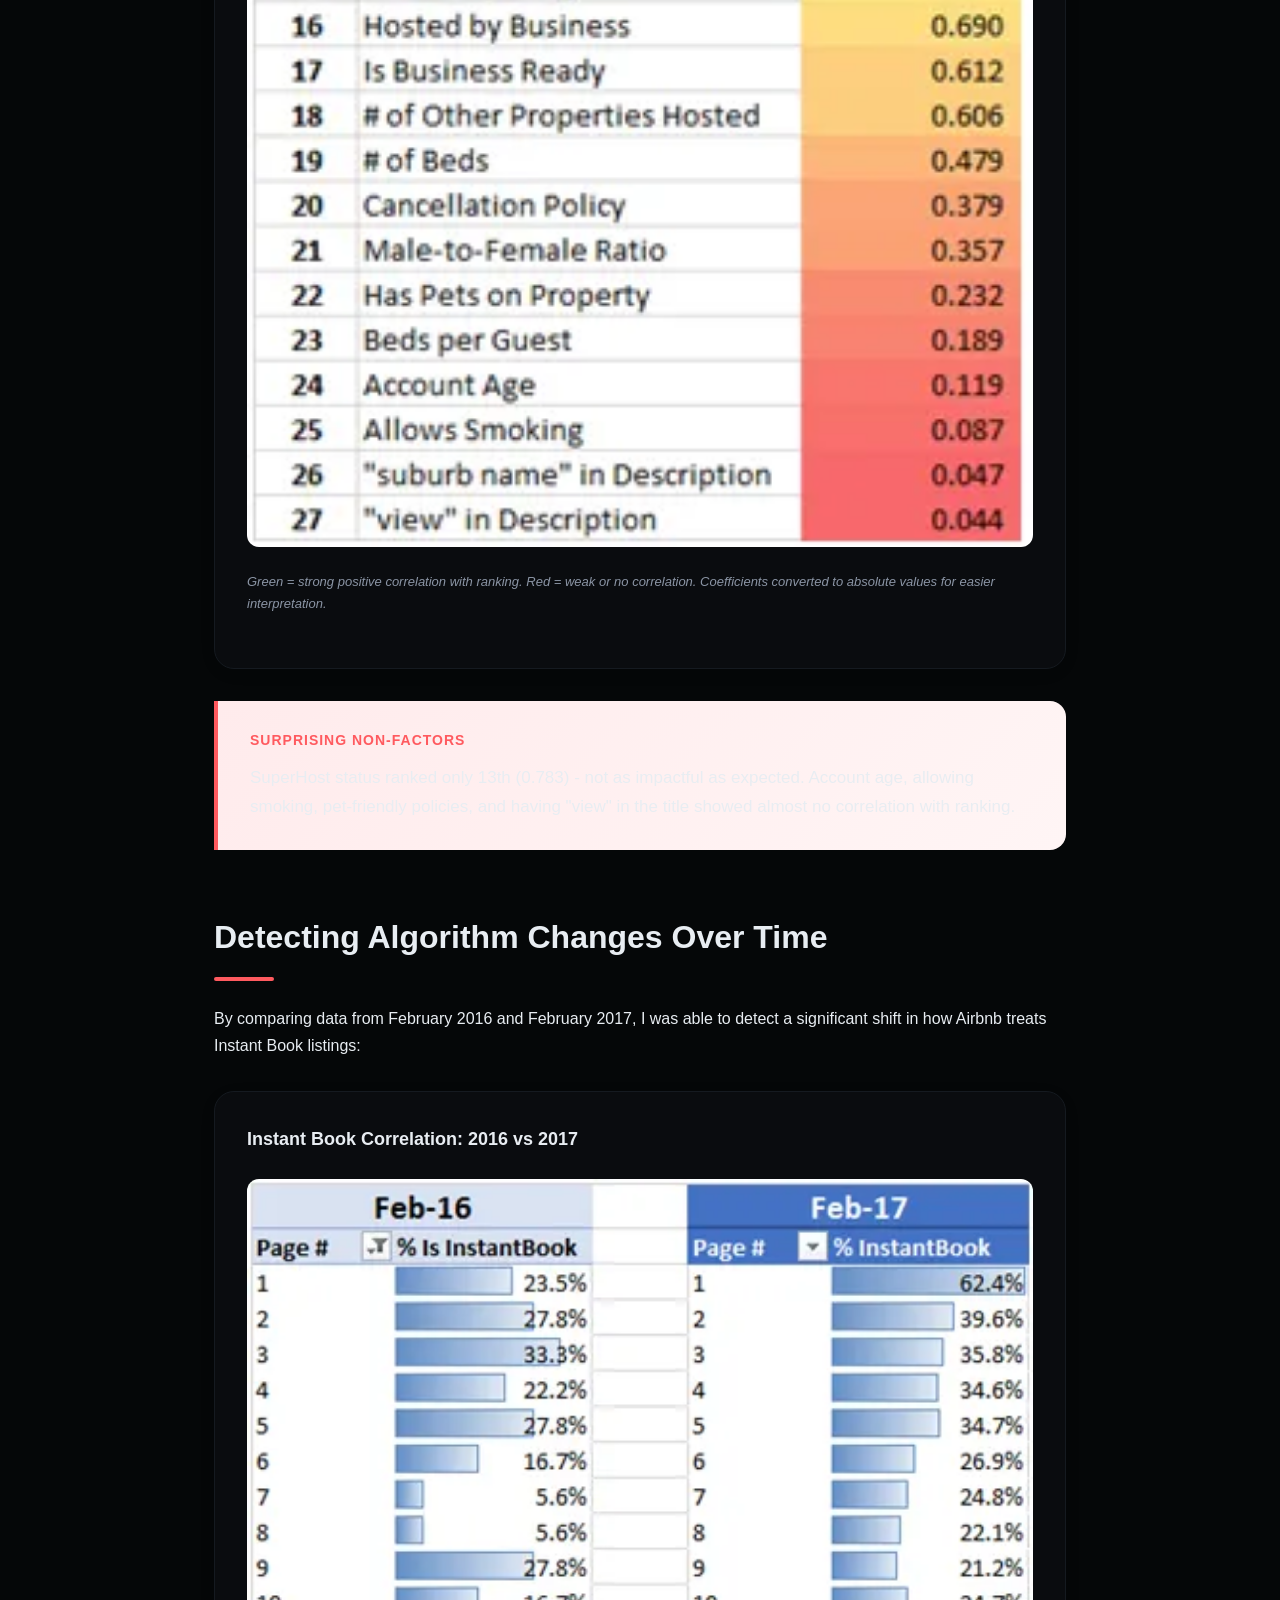
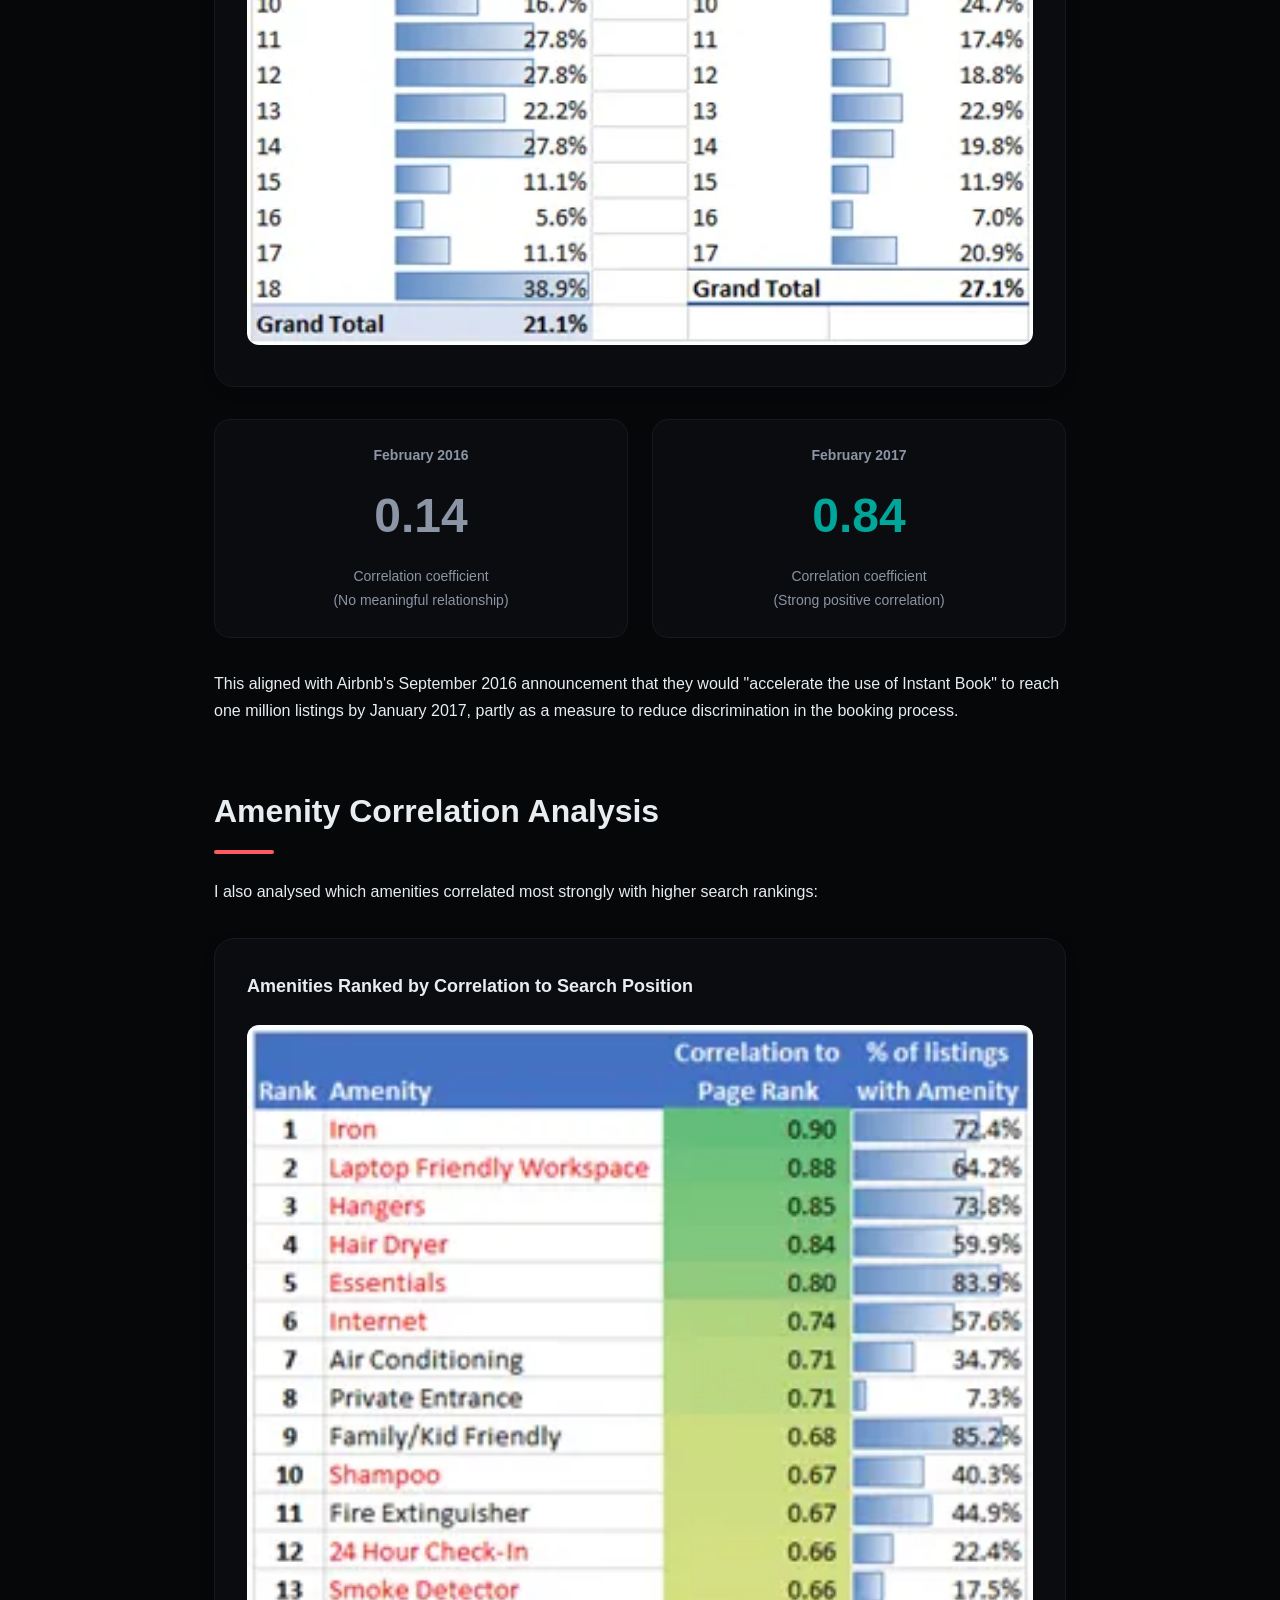
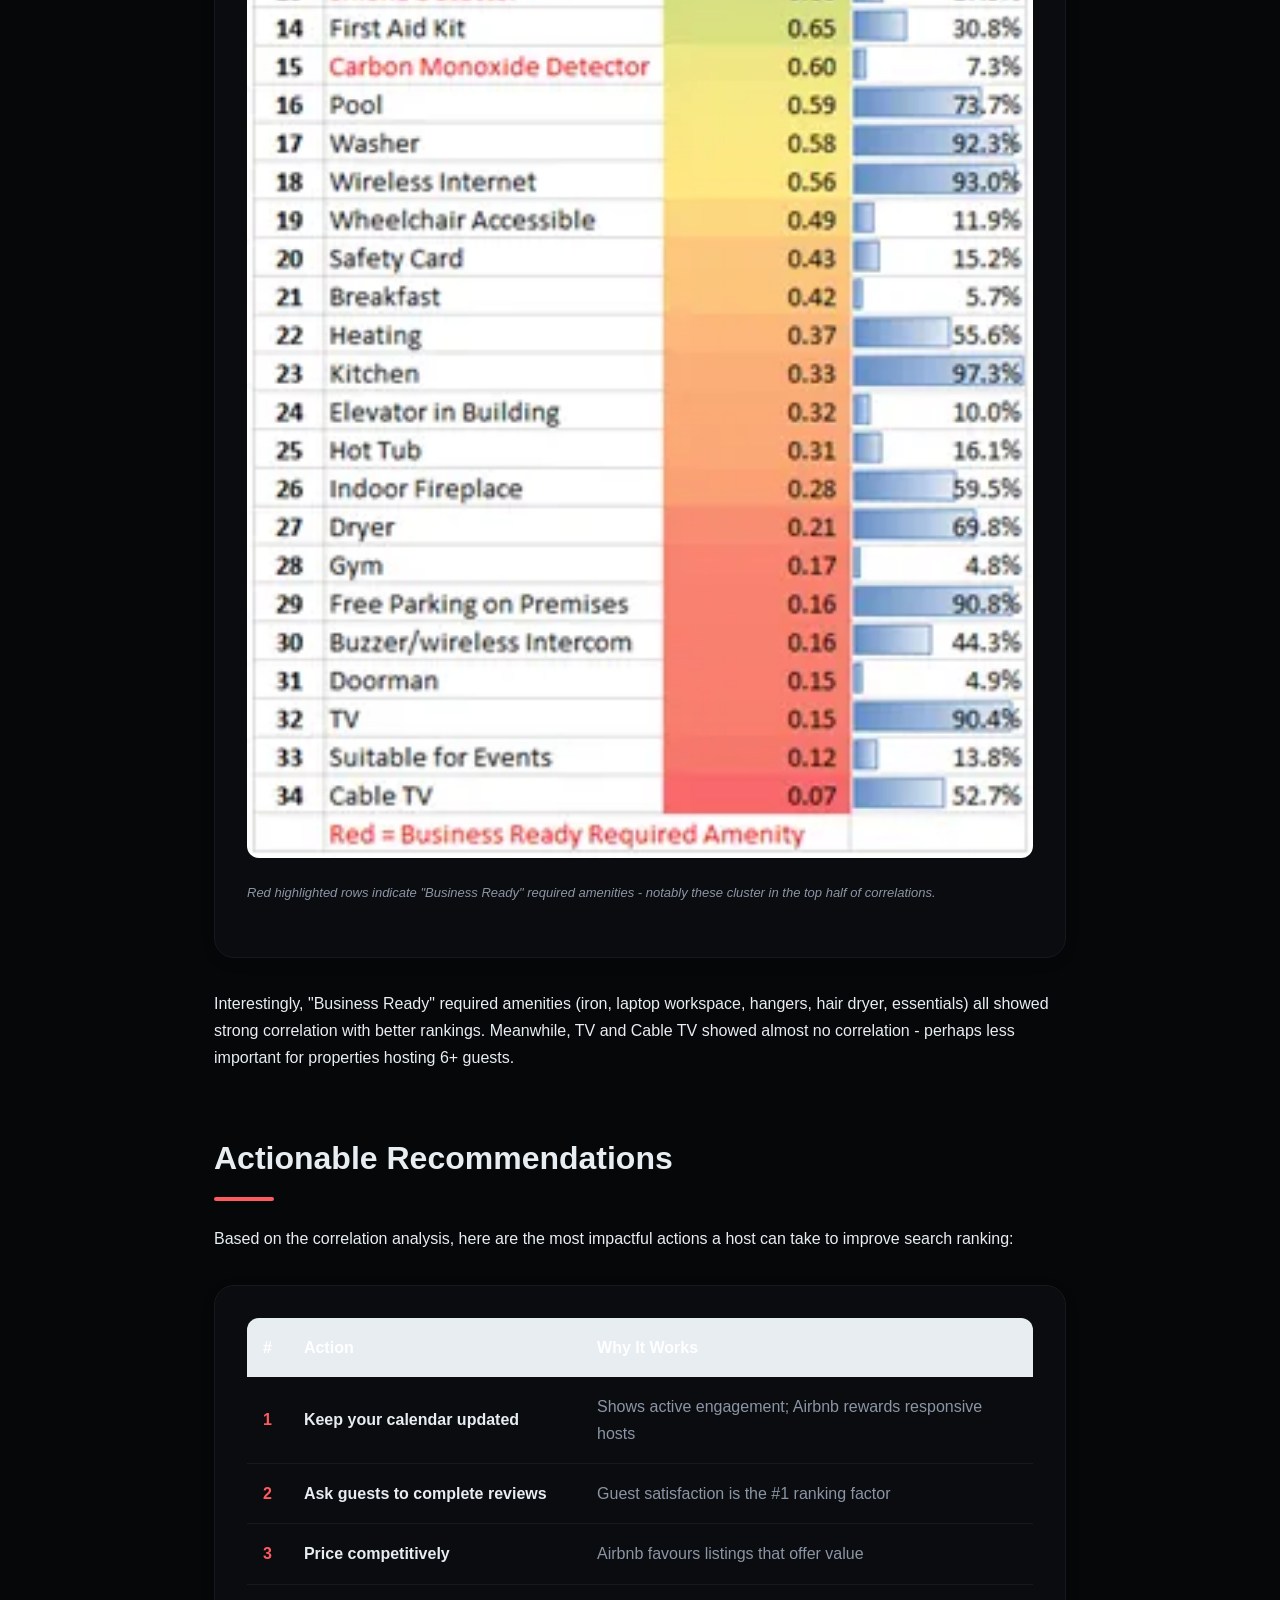
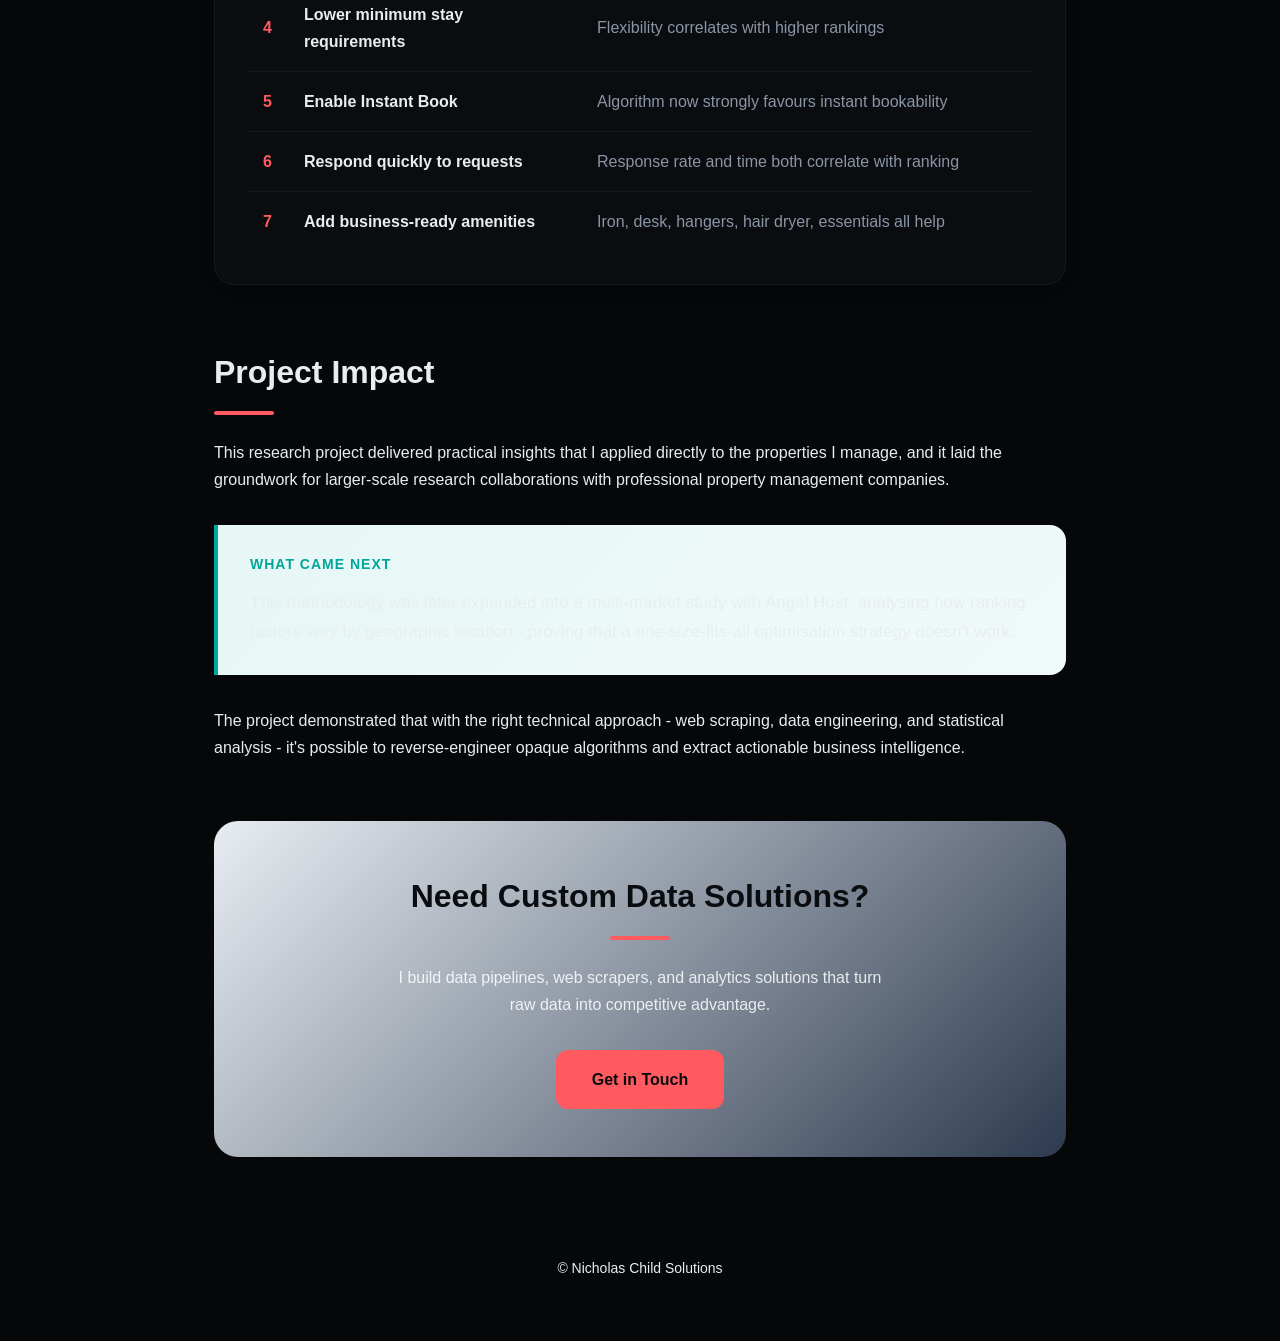
<file: case-studies/airbnb hack/airbnb-algorithm-research.html>
<!DOCTYPE html>
<html lang="en">
<head>
    <meta charset="UTF-8">
    <meta name="viewport" content="width=device-width, initial-scale=1.0">
    <title>Reverse Engineering Airbnb's Search Ranking Algorithm | Nicholas Child</title>
    <link href="https://fonts.googleapis.com/css2?family=DM+Sans:wght@400;500;600;700&family=Fraunces:wght@600;700&family=JetBrains+Mono:wght@400;500&display=swap" rel="stylesheet">
    <style>
        :root {
            --primary: #E8EDF2;
            --accent: #ff5a5f;
            --accent-light: #ffebec;
            --teal: #00a699;
            --teal-light: #e6f7f6;
            --text: #E8EDF2;
            --text-light: #8B95A5;
            --bg: #050708;
            --white: #0a0c0f;
            --border: #151a20;
            --code-bg: #282a36;
        }

        * {
            margin: 0;
            padding: 0;
            box-sizing: border-box;
        }

        body {
            font-family: 'Inter', sans-serif;
            background: var(--bg);
            color: var(--text);
            line-height: 1.7;
        }

        .container {
            max-width: 900px;
            margin: 0 auto;
            padding: 0 24px;
        }

        /* Hero Section */
        .hero {
            background: linear-gradient(135deg, var(--primary) 0%, #2d3a4f 100%);
            color: var(--white);
            padding: 80px 0 100px;
            position: relative;
            overflow: hidden;
        }

        .hero::before {
            content: '';
            position: absolute;
            top: -50%;
            right: -20%;
            width: 600px;
            height: 600px;
            background: radial-gradient(circle, rgba(255,90,95,0.2) 0%, transparent 70%);
            border-radius: 50%;
        }

        .hero-content {
            position: relative;
            z-index: 1;
        }

        .badge {
            display: inline-block;
            background: var(--accent);
            color: var(--white);
            padding: 6px 16px;
            border-radius: 20px;
            font-size: 13px;
            font-weight: 600;
            letter-spacing: 0.5px;
            margin-bottom: 24px;
            text-transform: uppercase;
        }

        h1 {
            font-family: 'Inter', sans-serif;
            font-size: 48px;
            font-weight: 700;
            line-height: 1.15;
            margin-bottom: 24px;
        }

        .hero-subtitle {
            font-size: 20px;
            opacity: 0.9;
            max-width: 650px;
            margin-bottom: 40px;
        }

        .meta-row {
            display: flex;
            gap: 32px;
            flex-wrap: wrap;
        }

        .meta-item {
            display: flex;
            align-items: center;
            gap: 8px;
            font-size: 14px;
            opacity: 0.8;
        }

        .meta-item svg {
            width: 18px;
            height: 18px;
        }

        /* Main Content */
        .main {
            padding: 60px 0;
        }

        section {
            margin-bottom: 60px;
        }

        h2 {
            font-family: 'Inter', sans-serif;
            font-size: 32px;
            font-weight: 600;
            color: var(--primary);
            margin-bottom: 24px;
            position: relative;
            padding-bottom: 16px;
        }

        h2::after {
            content: '';
            position: absolute;
            bottom: 0;
            left: 0;
            width: 60px;
            height: 4px;
            background: var(--accent);
            border-radius: 2px;
        }

        h3 {
            font-size: 22px;
            font-weight: 600;
            color: var(--primary);
            margin: 32px 0 16px;
        }

        p {
            margin-bottom: 20px;
            color: var(--text);
        }

        code {
            font-family: 'JetBrains Mono', monospace;
            background: var(--border);
            padding: 2px 6px;
            border-radius: 4px;
            font-size: 14px;
        }

        /* Stats Grid */
        .stats-grid {
            display: grid;
            grid-template-columns: repeat(4, 1fr);
            gap: 20px;
            margin: 40px 0;
        }

        @media (max-width: 768px) {
            .stats-grid {
                grid-template-columns: repeat(2, 1fr);
            }
        }

        .stat-card {
            background: var(--white);
            border-radius: 16px;
            padding: 28px;
            text-align: center;
            border: 1px solid var(--border);
            transition: transform 0.2s, box-shadow 0.2s;
        }

        .stat-card:hover {
            transform: translateY(-4px);
            box-shadow: 0 12px 40px rgba(0,0,0,0.08);
        }

        .stat-number {
            font-family: 'Inter', sans-serif;
            font-size: 42px;
            font-weight: 700;
            color: var(--accent);
            line-height: 1;
            margin-bottom: 8px;
        }

        .stat-number.teal {
            color: var(--teal);
        }

        .stat-label {
            font-size: 14px;
            color: var(--text-light);
            font-weight: 500;
        }

        /* Tech Stack */
        .tech-stack {
            display: flex;
            gap: 12px;
            flex-wrap: wrap;
            margin: 24px 0;
        }

        .tech-tag {
            background: var(--primary);
            color: var(--white);
            padding: 8px 16px;
            border-radius: 8px;
            font-size: 14px;
            font-weight: 500;
        }

        .tech-tag.python { background: #3776ab; }
        .tech-tag.scrapy { background: #60a839; }
        .tech-tag.sql { background: #336791; }
        .tech-tag.qlik { background: #009845; }

        /* Chart Container */
        .chart-container {
            background: var(--white);
            border-radius: 20px;
            padding: 32px;
            margin: 32px 0;
            border: 1px solid var(--border);
            box-shadow: 0 4px 20px rgba(0,0,0,0.04);
        }

        .chart-title {
            font-size: 18px;
            font-weight: 600;
            color: var(--primary);
            margin-bottom: 24px;
        }

        .data-image {
            width: 100%;
            border-radius: 12px;
        }

        .image-caption {
            font-size: 13px;
            color: var(--text-light);
            margin-top: 16px;
            font-style: italic;
        }

        /* Code Block */
        .code-container {
            background: var(--code-bg);
            border-radius: 16px;
            overflow: hidden;
            margin: 32px 0;
        }

        .code-header {
            background: rgba(255,255,255,0.1);
            padding: 12px 20px;
            display: flex;
            align-items: center;
            gap: 8px;
        }

        .code-dot {
            width: 12px;
            height: 12px;
            border-radius: 50%;
        }

        .code-dot.red { background: #ff5f56; }
        .code-dot.yellow { background: #ffbd2e; }
        .code-dot.green { background: #27ca40; }

        .code-filename {
            margin-left: 12px;
            color: rgba(255,255,255,0.6);
            font-family: 'JetBrains Mono', monospace;
            font-size: 13px;
        }

        .code-image {
            width: 100%;
            display: block;
        }

        /* Key Insight Box */
        .insight-box {
            background: linear-gradient(135deg, var(--accent-light) 0%, #fff5f5 100%);
            border-left: 4px solid var(--accent);
            border-radius: 0 16px 16px 0;
            padding: 28px 32px;
            margin: 32px 0;
        }

        .insight-box h4 {
            color: var(--accent);
            font-size: 14px;
            text-transform: uppercase;
            letter-spacing: 1px;
            margin-bottom: 12px;
        }

        .insight-box p {
            margin: 0;
            font-size: 17px;
            color: var(--primary);
        }

        .insight-box.teal {
            background: linear-gradient(135deg, var(--teal-light) 0%, #f0faf8 100%);
            border-left-color: var(--teal);
        }

        .insight-box.teal h4 {
            color: var(--teal);
        }

        /* Two Column Layout */
        .two-col {
            display: grid;
            grid-template-columns: 1fr 1fr;
            gap: 24px;
            margin: 32px 0;
        }

        @media (max-width: 768px) {
            .two-col {
                grid-template-columns: 1fr;
            }
        }

        .two-col .chart-container {
            margin: 0;
        }

        /* Pipeline Steps */
        .pipeline {
            display: flex;
            gap: 16px;
            margin: 40px 0;
            flex-wrap: wrap;
        }

        .pipeline-step {
            flex: 1;
            min-width: 180px;
            background: var(--white);
            border-radius: 12px;
            padding: 20px;
            text-align: center;
            border: 1px solid var(--border);
            position: relative;
        }

        .pipeline-step:not(:last-child)::after {
            content: '→';
            position: absolute;
            right: -20px;
            top: 50%;
            transform: translateY(-50%);
            font-size: 20px;
            color: var(--accent);
            z-index: 1;
        }

        @media (max-width: 900px) {
            .pipeline-step:not(:last-child)::after {
                display: none;
            }
        }

        .pipeline-icon {
            width: 48px;
            height: 48px;
            background: var(--accent-light);
            border-radius: 12px;
            display: flex;
            align-items: center;
            justify-content: center;
            margin: 0 auto 12px;
            font-size: 24px;
        }

        .pipeline-step h4 {
            font-size: 15px;
            font-weight: 600;
            color: var(--primary);
            margin-bottom: 4px;
        }

        .pipeline-step p {
            font-size: 13px;
            color: var(--text-light);
            margin: 0;
        }

        /* Finding Cards */
        .finding-card {
            background: var(--white);
            border-radius: 16px;
            padding: 24px;
            border: 1px solid var(--border);
            margin-bottom: 16px;
        }

        .finding-card h4 {
            font-size: 17px;
            font-weight: 600;
            color: var(--primary);
            margin-bottom: 8px;
            display: flex;
            align-items: center;
            gap: 12px;
        }

        .finding-rank {
            background: var(--accent);
            color: white;
            width: 28px;
            height: 28px;
            border-radius: 50%;
            display: flex;
            align-items: center;
            justify-content: center;
            font-size: 14px;
            font-weight: 700;
            flex-shrink: 0;
        }

        .finding-card p {
            margin: 0;
            font-size: 15px;
            color: var(--text-light);
            padding-left: 40px;
        }

        /* Comparison */
        .comparison-container {
            display: grid;
            grid-template-columns: 1fr 1fr;
            gap: 24px;
            margin: 32px 0;
        }

        @media (max-width: 600px) {
            .comparison-container {
                grid-template-columns: 1fr;
            }
        }

        .comparison-card {
            background: var(--white);
            border-radius: 16px;
            padding: 24px;
            border: 1px solid var(--border);
            text-align: center;
        }

        .comparison-card h4 {
            font-size: 14px;
            color: var(--text-light);
            margin-bottom: 8px;
        }

        .comparison-value {
            font-family: 'Inter', sans-serif;
            font-size: 48px;
            font-weight: 700;
            margin-bottom: 8px;
        }

        .comparison-card.before .comparison-value {
            color: var(--text-light);
        }

        .comparison-card.after .comparison-value {
            color: var(--teal);
        }

        .comparison-label {
            font-size: 14px;
            color: var(--text-light);
        }

        /* Listing Example */
        .listing-example {
            background: var(--white);
            border-radius: 16px;
            padding: 24px;
            border: 1px solid var(--border);
            margin: 32px 0;
        }

        .listing-example-title {
            font-size: 14px;
            color: var(--text-light);
            margin-bottom: 16px;
            text-transform: uppercase;
            letter-spacing: 0.5px;
        }

        .listing-example img {
            width: 100%;
            max-width: 400px;
            border-radius: 8px;
            border: 1px solid var(--border);
        }

        /* CTA Section */
        .cta-section {
            background: linear-gradient(135deg, var(--primary) 0%, #2d3a4f 100%);
            border-radius: 24px;
            padding: 48px;
            text-align: center;
            color: var(--white);
            margin-top: 60px;
        }

        .cta-section h2 {
            color: var(--white);
        }

        .cta-section h2::after {
            left: 50%;
            transform: translateX(-50%);
        }

        .cta-section p {
            color: rgba(255,255,255,0.85);
            max-width: 500px;
            margin: 0 auto 32px;
        }

        .cta-button {
            display: inline-block;
            background: var(--accent);
            color: var(--white);
            padding: 16px 36px;
            border-radius: 12px;
            text-decoration: none;
            font-weight: 600;
            font-size: 16px;
            transition: transform 0.2s, box-shadow 0.2s;
        }

        .cta-button:hover {
            transform: translateY(-2px);
            box-shadow: 0 8px 24px rgba(255,90,95,0.4);
        }

        /* Footer */
        footer {
            text-align: center;
            padding: 40px 0;
            color: var(--text-light);
            font-size: 14px;
        }

        /* Responsive */
        @media (max-width: 600px) {
            h1 {
                font-size: 32px;
            }

            h2 {
                font-size: 26px;
            }

            .hero {
                padding: 60px 0 80px;
            }

            .stats-grid {
                grid-template-columns: 1fr 1fr;
            }
        }
    </style>
</head>
<body>
    <!-- Hero Section -->
    <header class="hero">
        <div class="container hero-content">
            <span class="badge">Case Study</span>
            <h1>Reverse Engineering Airbnb's Search Ranking Algorithm</h1>
            <p class="hero-subtitle">Building a Python web scraping pipeline to analyse 1,600+ listings and uncover the factors that drive search visibility on Airbnb.</p>
            <div class="meta-row">
                <div class="meta-item">
                    <svg fill="none" stroke="currentColor" viewBox="0 0 24 24"><path stroke-linecap="round" stroke-linejoin="round" stroke-width="2" d="M17.657 16.657L13.414 20.9a1.998 1.998 0 01-2.827 0l-4.244-4.243a8 8 0 1111.314 0z"></path><path stroke-linecap="round" stroke-linejoin="round" stroke-width="2" d="M15 11a3 3 0 11-6 0 3 3 0 016 0z"></path></svg>
                    <span>Market: Cape Town, South Africa</span>
                </div>
                <div class="meta-item">
                    <svg fill="none" stroke="currentColor" viewBox="0 0 24 24"><path stroke-linecap="round" stroke-linejoin="round" stroke-width="2" d="M19.428 15.428a2 2 0 00-1.022-.547l-2.387-.477a6 6 0 00-3.86.517l-.318.158a6 6 0 01-3.86.517L6.05 15.21a2 2 0 00-1.806.547M8 4h8l-1 1v5.172a2 2 0 00.586 1.414l5 5c1.26 1.26.367 3.414-1.415 3.414H4.828c-1.782 0-2.674-2.154-1.414-3.414l5-5A2 2 0 009 10.172V5L8 4z"></path></svg>
                    <span>Type: Personal Research</span>
                </div>
                <div class="meta-item">
                    <svg fill="none" stroke="currentColor" viewBox="0 0 24 24"><path stroke-linecap="round" stroke-linejoin="round" stroke-width="2" d="M8 7V3m8 4V3m-9 8h10M5 21h14a2 2 0 002-2V7a2 2 0 00-2-2H5a2 2 0 00-2 2v12a2 2 0 002 2z"></path></svg>
                    <span>Completed: 2017</span>
                </div>
            </div>
        </div>
    </header>

    <!-- Main Content -->
    <main class="main">
        <div class="container">
            <!-- Overview -->
            <section>
                <h2>Project Overview</h2>
                <p>As a part-time property manager with a portfolio of rental properties in Cape Town, I wanted to understand what factors influence search rankings on Airbnb. Higher rankings mean more visibility, more bookings, and ultimately more revenue.</p>
                
                <p>Airbnb doesn't publish their ranking algorithm, so I built a data pipeline to scrape listing data at scale, store it in a relational database, and perform statistical correlation analysis to reverse-engineer the factors that matter most.</p>

                <div class="stats-grid">
                    <div class="stat-card">
                        <div class="stat-number">1,638</div>
                        <div class="stat-label">Listings Analysed</div>
                    </div>
                    <div class="stat-card">
                        <div class="stat-number">27</div>
                        <div class="stat-label">Factors Tested</div>
                    </div>
                    <div class="stat-card">
                        <div class="stat-number">34</div>
                        <div class="stat-label">Amenities Ranked</div>
                    </div>
                    <div class="stat-card">
                        <div class="stat-number teal">17</div>
                        <div class="stat-label">Search Pages Scraped</div>
                    </div>
                </div>

                <div class="tech-stack">
                    <span class="tech-tag python">Python</span>
                    <span class="tech-tag scrapy">Scrapy</span>
                    <span class="tech-tag sql">SQL</span>
                    <span class="tech-tag qlik">QlikView</span>
                </div>
            </section>

            <!-- Data Pipeline -->
            <section>
                <h2>The Data Pipeline</h2>
                <p>Since Airbnb doesn't provide a public API, I built a custom web scraping solution to gather the data needed for analysis:</p>

                <div class="pipeline">
                    <div class="pipeline-step">
                        <div class="pipeline-icon">🕷️</div>
                        <h4>Scrape</h4>
                        <p>Python Scrapy spider</p>
                    </div>
                    <div class="pipeline-step">
                        <div class="pipeline-icon">🔄</div>
                        <h4>Parse</h4>
                        <p>Extract JSON from HTML</p>
                    </div>
                    <div class="pipeline-step">
                        <div class="pipeline-icon">🗄️</div>
                        <h4>Store</h4>
                        <p>Relational database</p>
                    </div>
                    <div class="pipeline-step">
                        <div class="pipeline-icon">📊</div>
                        <h4>Analyse</h4>
                        <p>Correlation statistics</p>
                    </div>
                </div>

                <h3>Target Data Points</h3>
                <p>Each Airbnb listing displays surface-level information like price and reviews, but much richer data is hidden in the page's underlying JSON structure. I identified the key fields to extract:</p>

                <div class="listing-example">
                    <div class="listing-example-title">Data extracted from each listing</div>
                    <img src="airbnb_listing_features.webp" alt="Airbnb listing showing extracted data points: price, reviews, name, beds, guests">
                </div>

                <h3>Building the Scrapy Spider</h3>
                <p>I built a Python web spider using the <strong>Scrapy</strong> framework to systematically crawl Airbnb's search results. The spider was configured to target listings accommodating 6+ guests within specific GPS coordinates covering greater Cape Town.</p>

                <div class="code-container">
                    <div class="code-header">
                        <div class="code-dot red"></div>
                        <div class="code-dot yellow"></div>
                        <div class="code-dot green"></div>
                        <span class="code-filename">airbnb_spider.py</span>
                    </div>
                    <img src="spider_code.webp" alt="Python Scrapy spider code showing URL construction with GPS coordinates and pagination" class="code-image">
                </div>

                <p>The spider constructs URLs dynamically, appending search parameters (guest count, GPS boundaries) and iterating through all result pages automatically.</p>

                <h3>Parsing Hidden JSON Data</h3>
                <p>The real value came from extracting data embedded in each listing's HTML as JSON. This included fields not visible on the surface - satisfaction scores, response rates, calendar update frequency, and 30+ other variables.</p>

                <div class="code-container">
                    <div class="code-header">
                        <div class="code-dot red"></div>
                        <div class="code-dot yellow"></div>
                        <div class="code-dot green"></div>
                        <span class="code-filename">parse_listing.py</span>
                    </div>
                    <img src="parse_items.webp" alt="Python code parsing JSON data from Airbnb listing pages" class="code-image">
                </div>

                <div class="insight-box teal">
                    <h4>Technical Note</h4>
                    <p>The JSON was embedded in a script tag within the HTML. Using XPath to extract the content and Python's json library to parse it gave access to far more data than the visible page elements.</p>
                </div>
            </section>

            <!-- Database Structure -->
            <section>
                <h2>Database Architecture</h2>
                <p>The scraped data was normalised into a relational structure with five interconnected tables, enabling flexible analysis across multiple dimensions:</p>

                <div class="chart-container">
                    <div class="chart-title">Entity Relationship Diagram</div>
                    <img src="database_erd.webp" alt="Database ERD showing relationships between Scrapy Data, io Data, Amenities, Suburb, and Gender tables" class="data-image">
                </div>

                <p>The central <strong>Scrapy Data</strong> table contained the detailed listing information, joined to amenity codes (with a separate lookup table for descriptions), suburb data for location analysis, and a gender classification table to test whether host gender correlated with rankings.</p>
            </section>

            <!-- Key Findings -->
            <section>
                <h2>Key Findings</h2>
                
                <h3>Guest Satisfaction: The Dominant Factor</h3>
                <p>The most striking finding was the clear linear relationship between guest satisfaction scores and search ranking. Page 1 listings averaged 83.7% satisfaction, declining steadily to 42.9% on page 17.</p>

                <div class="chart-container">
                    <div class="chart-title">Average Guest Satisfaction by Search Result Page</div>
                    <img src="results.webp" alt="Table showing guest satisfaction declining from 83.7% on page 1 to 42.9% on page 17" class="data-image">
                    <p class="image-caption">Clear inverse correlation: as page number increases, average guest satisfaction decreases.</p>
                </div>

                <h3>Top 5 Ranking Factors</h3>
                <p>Statistical correlation analysis revealed the five factors most strongly associated with higher search rankings:</p>

                <div class="chart-container">
                    <div class="chart-title">Factors 1-5: Strongest Correlation with Search Rank</div>
                    <img src="page_vs_top_5_factors.webp" alt="Data table showing Guest Satisfaction, Price, Word Count, Minimum Nights, and Days since Calendar Update by page" class="data-image">
                </div>

                <div class="finding-card">
                    <h4><span class="finding-rank">1</span> Guest Satisfaction (0.906)</h4>
                    <p>The composite score from guest reviews is by far the most important factor. Airbnb clearly prioritises properties that deliver great experiences.</p>
                </div>

                <div class="finding-card">
                    <h4><span class="finding-rank">2</span> Price (0.901)</h4>
                    <p>Lower prices correlate with better rankings. Airbnb wants to show users the best deals - competitive pricing is rewarded.</p>
                </div>

                <div class="finding-card">
                    <h4><span class="finding-rank">3</span> Description Word Count (0.897)</h4>
                    <p>Listings with detailed descriptions rank higher. This could be algorithmic, or it may indicate that thorough hosts perform better overall.</p>
                </div>

                <div class="finding-card">
                    <h4><span class="finding-rank">4</span> Minimum Stay Length (0.885)</h4>
                    <p>Shorter minimum stays correlate with higher rankings - flexibility is rewarded.</p>
                </div>

                <div class="finding-card">
                    <h4><span class="finding-rank">5</span> Calendar Activity (0.884)</h4>
                    <p>Hosts who frequently update their calendar rank higher. Airbnb rewards active engagement with the platform.</p>
                </div>

                <h3>Factors 6-10</h3>

                <div class="chart-container">
                    <div class="chart-title">Factors 6-10: Secondary Correlation Factors</div>
                    <img src="page_vs_some_factors.webp" alt="Data table showing Price/Bed, Name Length, InstantBook %, Reviews, and Wishlist saves by page" class="data-image">
                </div>

                <p>Notable findings from the secondary factors include the importance of <strong>Instant Book</strong> (0.844 correlation), <strong>review count</strong> (0.828), and <strong>wishlist saves</strong> (0.819).</p>

                <h3>The Complete Correlation Table</h3>
                <p>All 27 factors tested, ranked by their correlation coefficient with search page position:</p>

                <div class="chart-container">
                    <div class="chart-title">All Factors Ranked by Correlation to Search Position</div>
                    <img src="final_results.webp" alt="Complete ranking table showing all 27 factors and their correlation coefficients" class="data-image">
                    <p class="image-caption">Green = strong positive correlation with ranking. Red = weak or no correlation. Coefficients converted to absolute values for easier interpretation.</p>
                </div>

                <div class="insight-box">
                    <h4>Surprising Non-Factors</h4>
                    <p>SuperHost status ranked only 13th (0.783) - not as impactful as expected. Account age, allowing smoking, pet-friendly policies, and having "view" in the title showed almost no correlation with ranking.</p>
                </div>
            </section>

            <!-- Algorithm Change Detection -->
            <section>
                <h2>Detecting Algorithm Changes Over Time</h2>
                <p>By comparing data from February 2016 and February 2017, I was able to detect a significant shift in how Airbnb treats Instant Book listings:</p>

                <div class="chart-container">
                    <div class="chart-title">Instant Book Correlation: 2016 vs 2017</div>
                    <img src="change_over_time.webp" alt="Side-by-side comparison showing Instant Book went from 21.1% average in 2016 to 27.1% in 2017 with clear correlation to page rank" class="data-image">
                </div>

                <div class="comparison-container">
                    <div class="comparison-card before">
                        <h4>February 2016</h4>
                        <div class="comparison-value">0.14</div>
                        <div class="comparison-label">Correlation coefficient<br>(No meaningful relationship)</div>
                    </div>
                    <div class="comparison-card after">
                        <h4>February 2017</h4>
                        <div class="comparison-value">0.84</div>
                        <div class="comparison-label">Correlation coefficient<br>(Strong positive correlation)</div>
                    </div>
                </div>

                <p>This aligned with Airbnb's September 2016 announcement that they would "accelerate the use of Instant Book" to reach one million listings by January 2017, partly as a measure to reduce discrimination in the booking process.</p>
            </section>

            <!-- Amenities Analysis -->
            <section>
                <h2>Amenity Correlation Analysis</h2>
                <p>I also analysed which amenities correlated most strongly with higher search rankings:</p>

                <div class="chart-container">
                    <div class="chart-title">Amenities Ranked by Correlation to Search Position</div>
                    <img src="correlation.webp" alt="Table showing 34 amenities ranked by correlation, with Iron, Laptop Workspace, and Hangers at the top" class="data-image">
                    <p class="image-caption">Red highlighted rows indicate "Business Ready" required amenities - notably these cluster in the top half of correlations.</p>
                </div>

                <p>Interestingly, "Business Ready" required amenities (iron, laptop workspace, hangers, hair dryer, essentials) all showed strong correlation with better rankings. Meanwhile, TV and Cable TV showed almost no correlation - perhaps less important for properties hosting 6+ guests.</p>
            </section>

            <!-- Conclusions -->
            <section>
                <h2>Actionable Recommendations</h2>
                <p>Based on the correlation analysis, here are the most impactful actions a host can take to improve search ranking:</p>

                <div class="chart-container">
                    <table style="width: 100%; border-collapse: collapse;">
                        <thead>
                            <tr style="background: var(--primary); color: white;">
                                <th style="padding: 16px; text-align: left; border-radius: 12px 0 0 0;">#</th>
                                <th style="padding: 16px; text-align: left;">Action</th>
                                <th style="padding: 16px; text-align: left; border-radius: 0 12px 0 0;">Why It Works</th>
                            </tr>
                        </thead>
                        <tbody>
                            <tr style="border-bottom: 1px solid var(--border);">
                                <td style="padding: 16px; font-weight: 600; color: var(--accent);">1</td>
                                <td style="padding: 16px;"><strong>Keep your calendar updated</strong></td>
                                <td style="padding: 16px; color: var(--text-light);">Shows active engagement; Airbnb rewards responsive hosts</td>
                            </tr>
                            <tr style="border-bottom: 1px solid var(--border);">
                                <td style="padding: 16px; font-weight: 600; color: var(--accent);">2</td>
                                <td style="padding: 16px;"><strong>Ask guests to complete reviews</strong></td>
                                <td style="padding: 16px; color: var(--text-light);">Guest satisfaction is the #1 ranking factor</td>
                            </tr>
                            <tr style="border-bottom: 1px solid var(--border);">
                                <td style="padding: 16px; font-weight: 600; color: var(--accent);">3</td>
                                <td style="padding: 16px;"><strong>Price competitively</strong></td>
                                <td style="padding: 16px; color: var(--text-light);">Airbnb favours listings that offer value</td>
                            </tr>
                            <tr style="border-bottom: 1px solid var(--border);">
                                <td style="padding: 16px; font-weight: 600; color: var(--accent);">4</td>
                                <td style="padding: 16px;"><strong>Lower minimum stay requirements</strong></td>
                                <td style="padding: 16px; color: var(--text-light);">Flexibility correlates with higher rankings</td>
                            </tr>
                            <tr style="border-bottom: 1px solid var(--border);">
                                <td style="padding: 16px; font-weight: 600; color: var(--accent);">5</td>
                                <td style="padding: 16px;"><strong>Enable Instant Book</strong></td>
                                <td style="padding: 16px; color: var(--text-light);">Algorithm now strongly favours instant bookability</td>
                            </tr>
                            <tr style="border-bottom: 1px solid var(--border);">
                                <td style="padding: 16px; font-weight: 600; color: var(--accent);">6</td>
                                <td style="padding: 16px;"><strong>Respond quickly to requests</strong></td>
                                <td style="padding: 16px; color: var(--text-light);">Response rate and time both correlate with ranking</td>
                            </tr>
                            <tr>
                                <td style="padding: 16px; font-weight: 600; color: var(--accent);">7</td>
                                <td style="padding: 16px;"><strong>Add business-ready amenities</strong></td>
                                <td style="padding: 16px; color: var(--text-light);">Iron, desk, hangers, hair dryer, essentials all help</td>
                            </tr>
                        </tbody>
                    </table>
                </div>
            </section>

            <!-- Impact -->
            <section>
                <h2>Project Impact</h2>
                <p>This research project delivered practical insights that I applied directly to the properties I manage, and it laid the groundwork for larger-scale research collaborations with professional property management companies.</p>

                <div class="insight-box teal">
                    <h4>What Came Next</h4>
                    <p>This methodology was later expanded into a multi-market study with Angel Host, analysing how ranking factors vary by geographic location - proving that a one-size-fits-all optimisation strategy doesn't work.</p>
                </div>

                <p>The project demonstrated that with the right technical approach - web scraping, data engineering, and statistical analysis - it's possible to reverse-engineer opaque algorithms and extract actionable business intelligence.</p>
            </section>

            <!-- CTA -->
            <div class="cta-section">
                <h2>Need Custom Data Solutions?</h2>
                <p>I build data pipelines, web scrapers, and analytics solutions that turn raw data into competitive advantage.</p>
                <a href="mailto:nick@nickchild.info" class="cta-button">Get in Touch</a>
            </div>
        </div>
    </main>

    <footer>
        <div class="container">
            <p>&copy; Nicholas Child Solutions</p>
        </div>
    </footer>
</body>
</html>
</file>
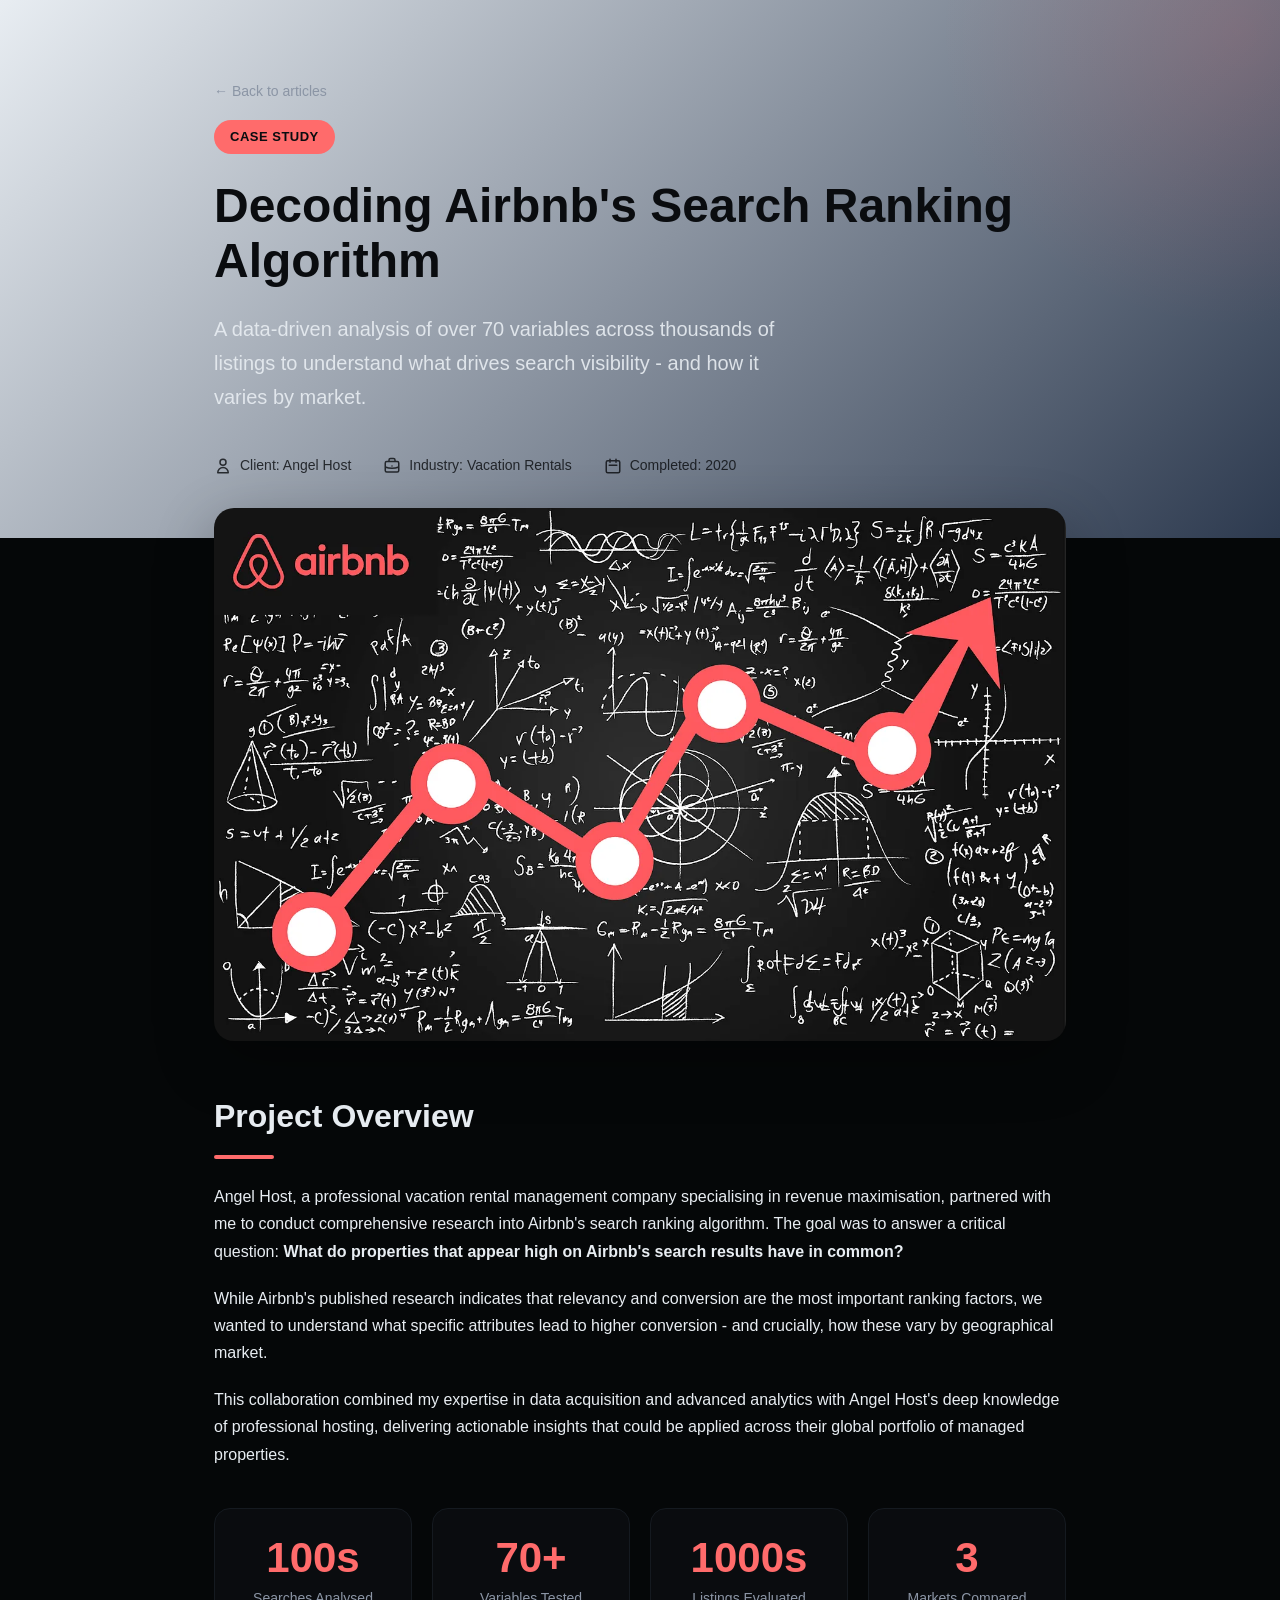
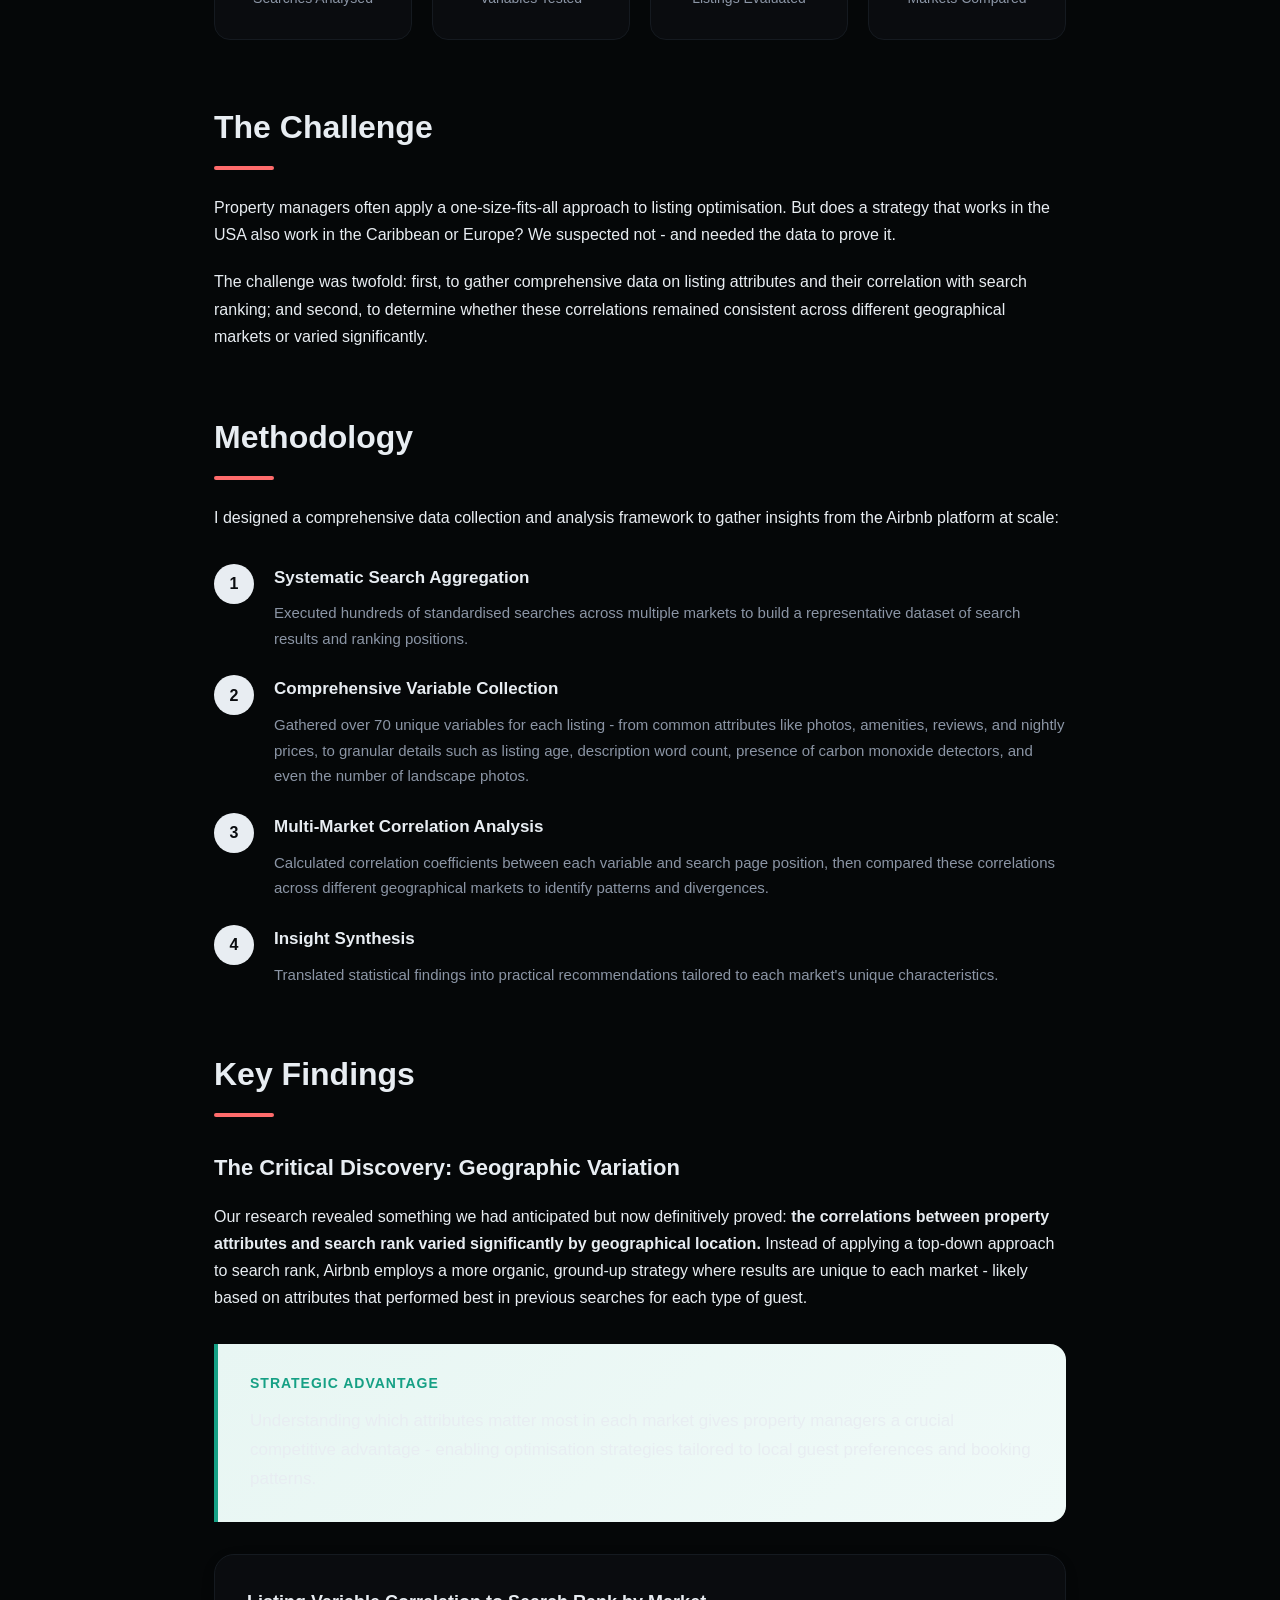
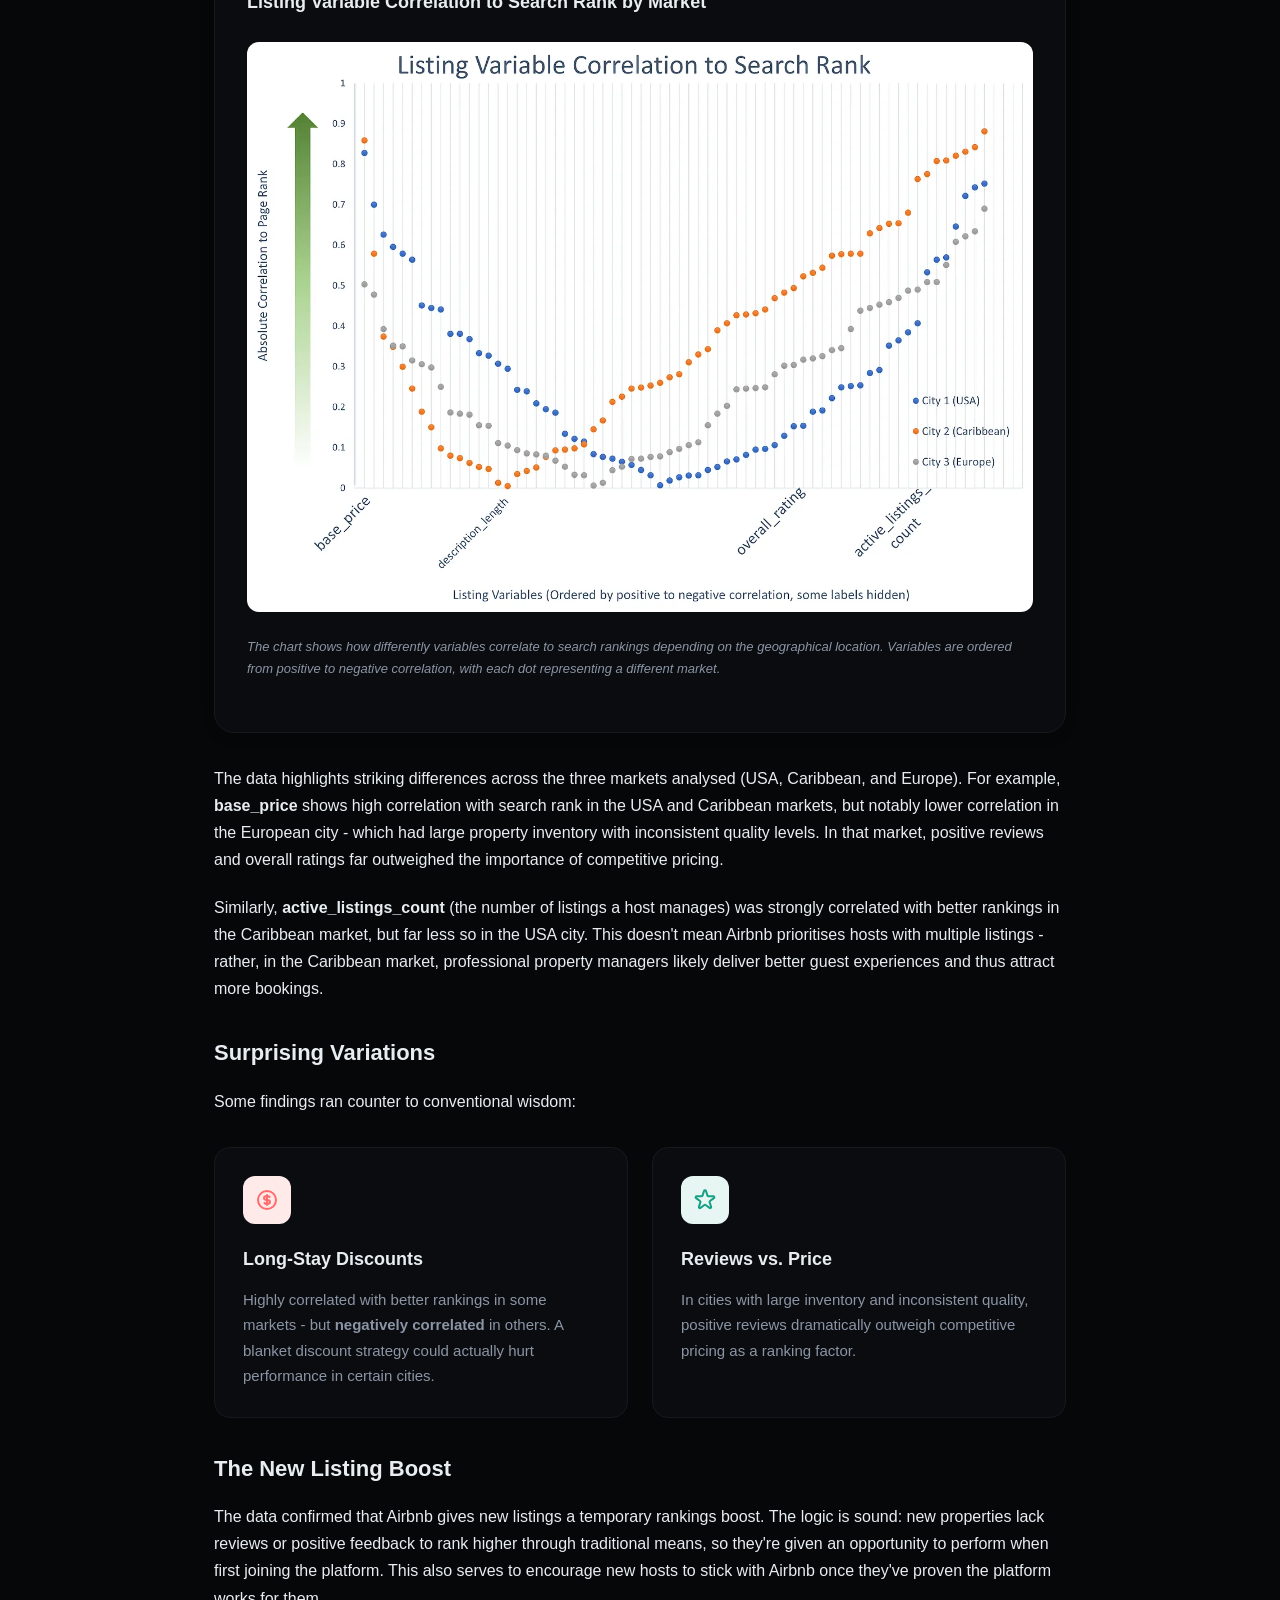
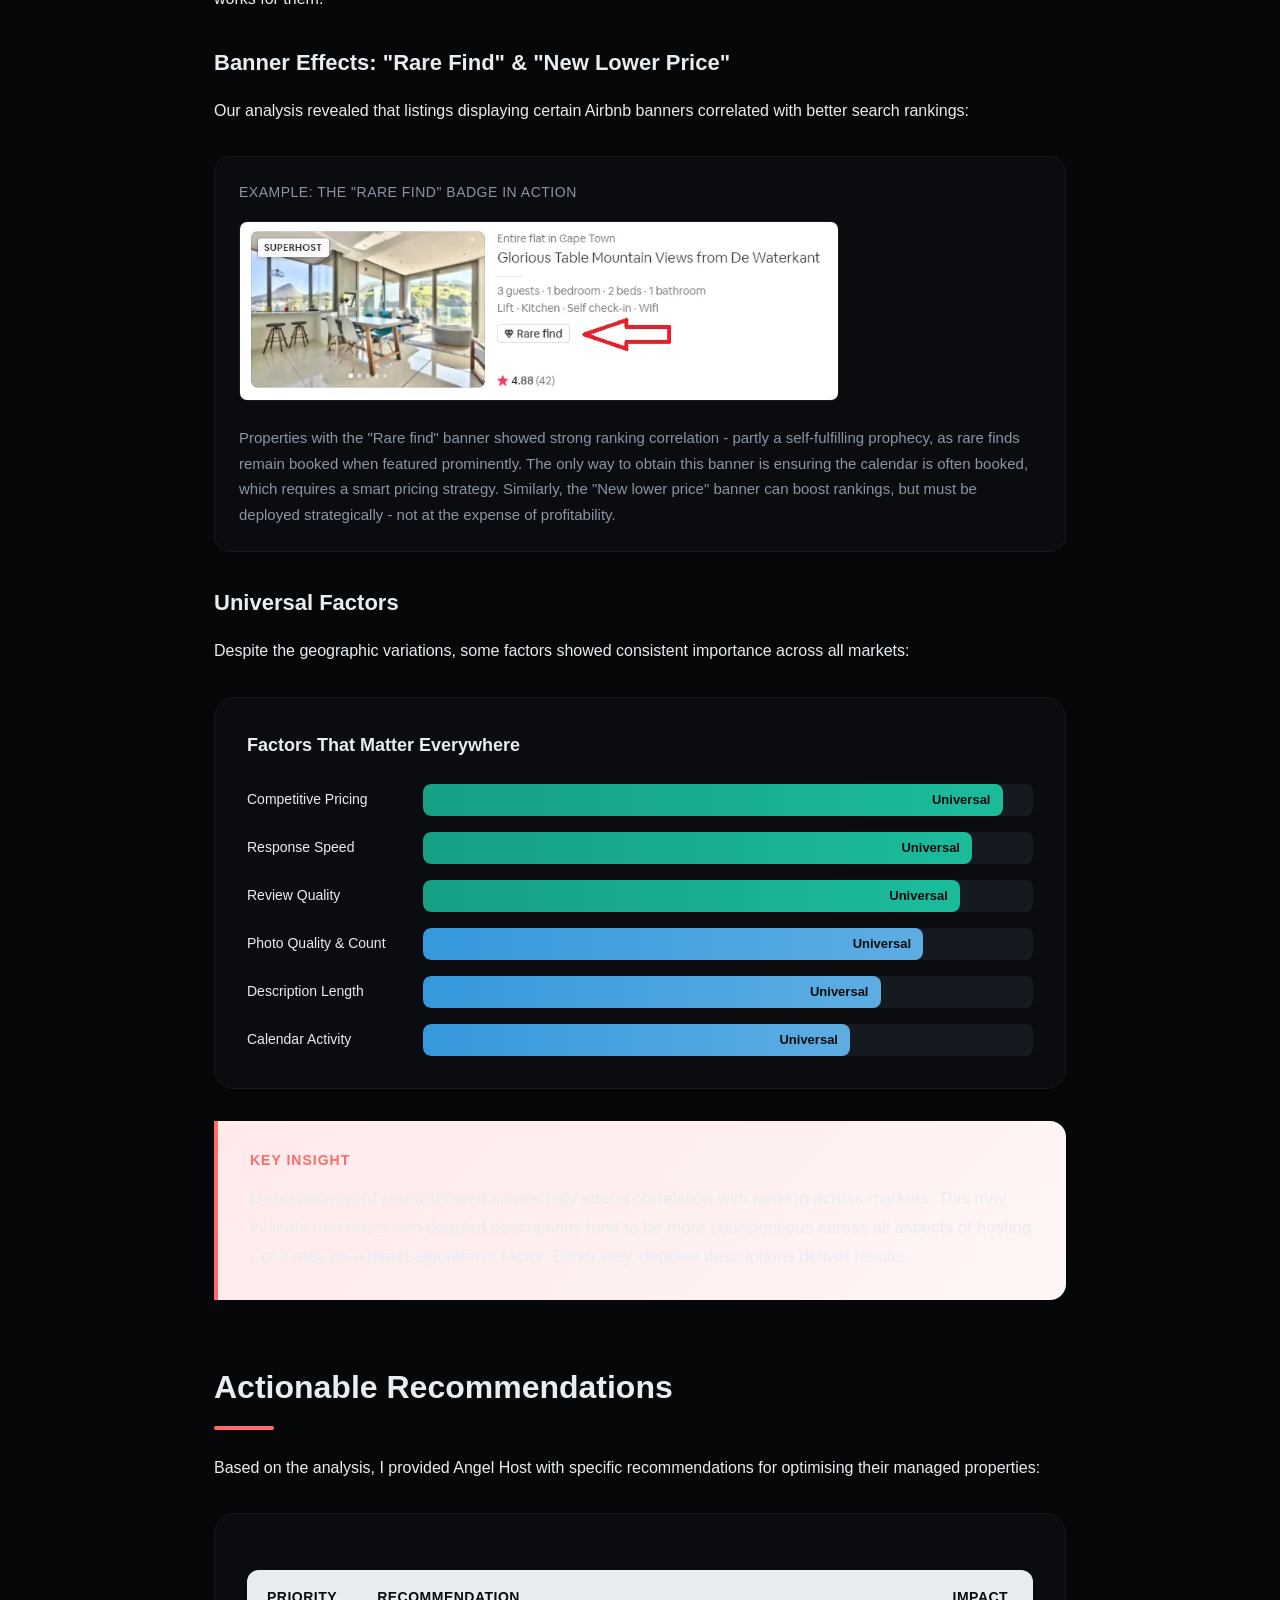
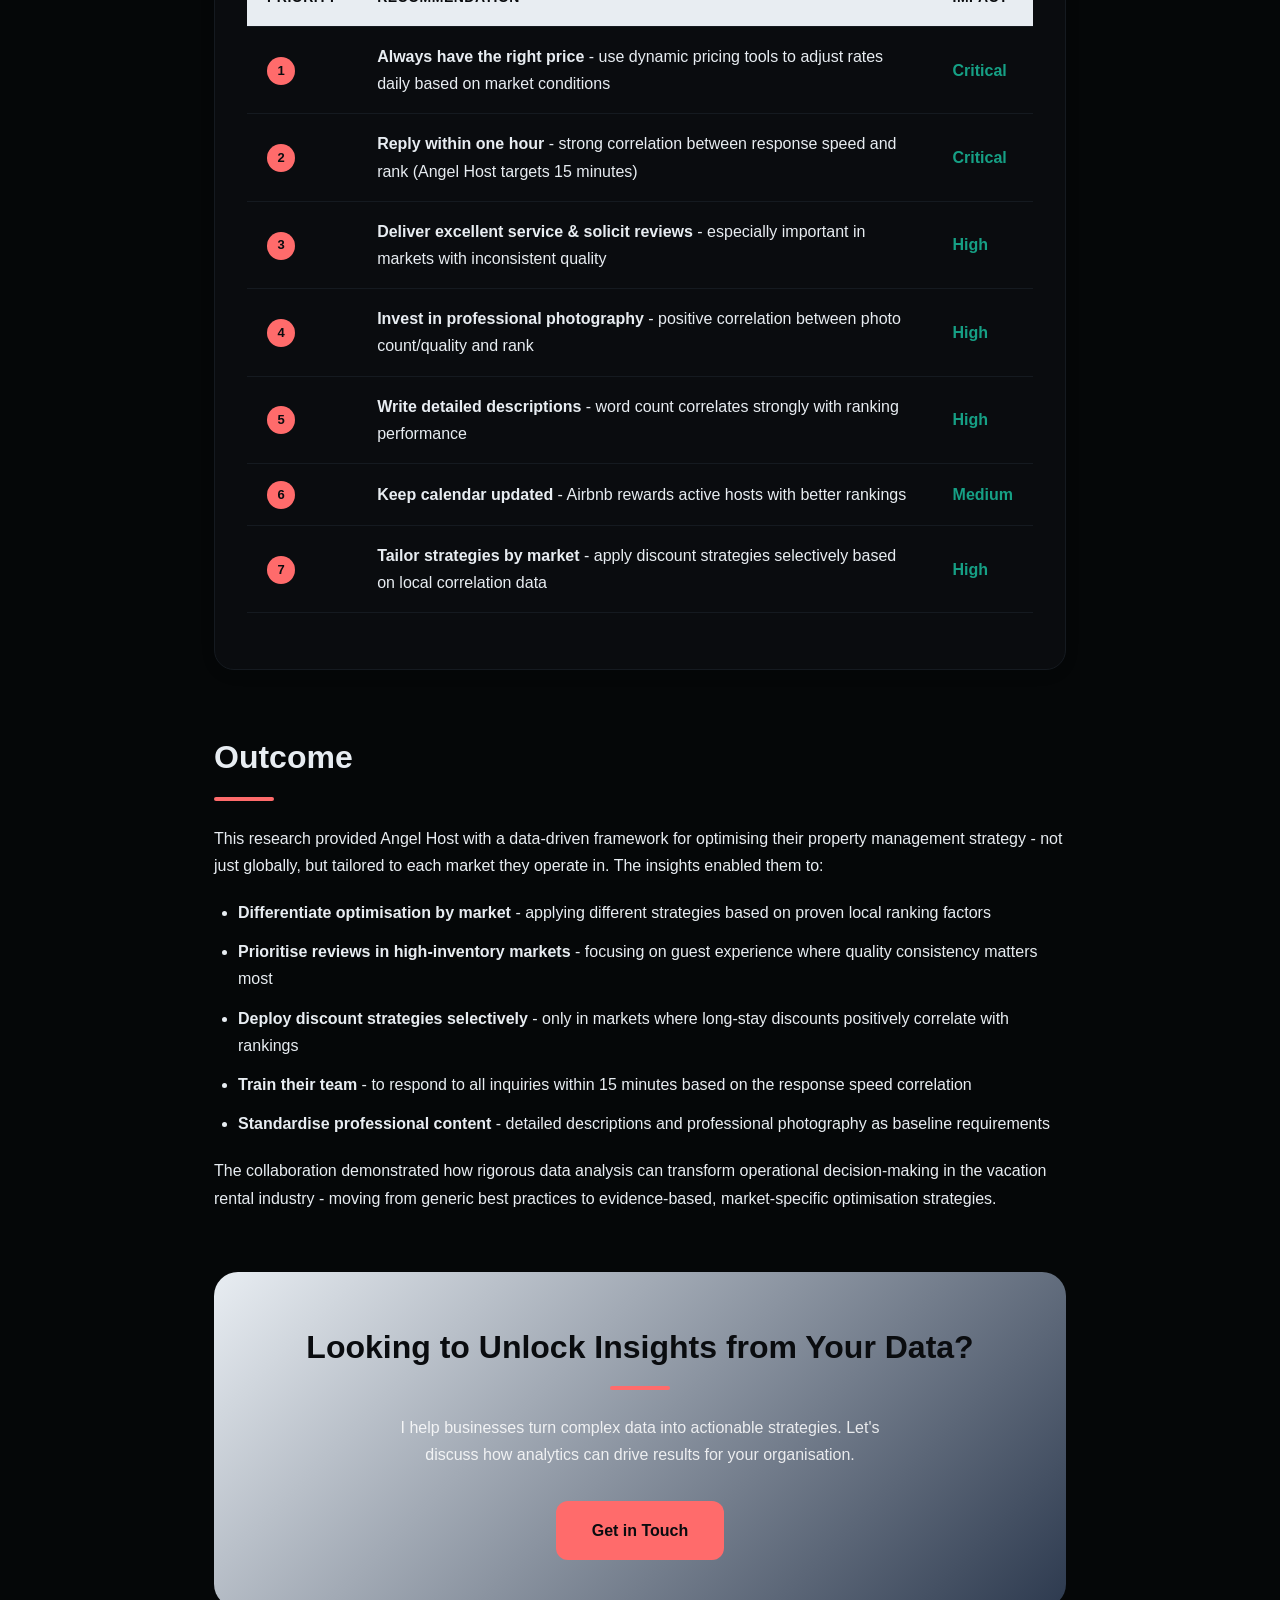
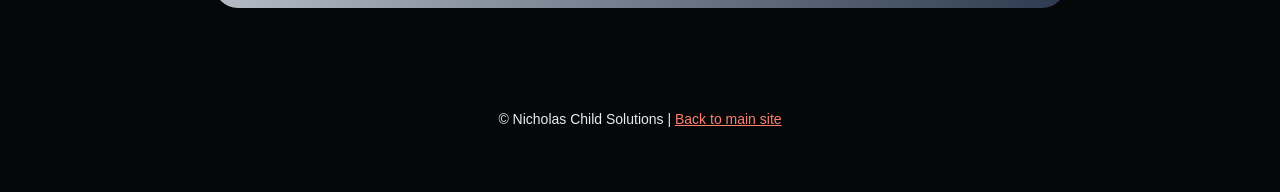
<file: case-studies/angelhost/airbnb-case-study.html>
<!DOCTYPE html>
<html lang="en">
<head>
    <meta charset="UTF-8">
    <meta name="viewport" content="width=device-width, initial-scale=1.0">
    <title>Airbnb Search Ranking Algorithm Analysis | Nicholas Child</title>
    <link href="https://fonts.googleapis.com/css2?family=DM+Sans:wght@400;500;600;700&family=Fraunces:wght@600;700&display=swap" rel="stylesheet">
    <style>
        :root {
            --primary: #E8EDF2;
            --accent: #ff6b6b;
            --accent-light: #ffeaea;
            --teal: #16a085;
            --teal-light: #e8f6f3;
            --text: #E8EDF2;
            --text-light: #8B95A5;
            --bg: #050708;
            --white: #0a0c0f;
            --border: #151a20;
        }

        * {
            margin: 0;
            padding: 0;
            box-sizing: border-box;
        }

        body {
            font-family: 'Inter', sans-serif;
            background: var(--bg);
            color: var(--text);
            line-height: 1.7;
        }

        .container {
            max-width: 900px;
            margin: 0 auto;
            padding: 0 24px;
        }

        /* Hero Section */
        .hero {
            background: linear-gradient(135deg, var(--primary) 0%, #2d3a4f 100%);
            color: var(--white);
            padding: 80px 0 60px;
            position: relative;
            overflow: hidden;
        }

        .hero::before {
            content: '';
            position: absolute;
            top: -50%;
            right: -20%;
            width: 600px;
            height: 600px;
            background: radial-gradient(circle, rgba(255,107,107,0.15) 0%, transparent 70%);
            border-radius: 50%;
        }

        .hero-content {
            position: relative;
            z-index: 1;
        }

        .badge {
            display: inline-block;
            background: var(--accent);
            color: var(--white);
            padding: 6px 16px;
            border-radius: 20px;
            font-size: 13px;
            font-weight: 600;
            letter-spacing: 0.5px;
            margin-bottom: 24px;
            text-transform: uppercase;
        }

        h1 {
            font-family: 'Inter', sans-serif;
            font-size: 48px;
            font-weight: 700;
            line-height: 1.15;
            margin-bottom: 24px;
        }

        .hero-subtitle {
            font-size: 20px;
            opacity: 0.9;
            max-width: 600px;
            margin-bottom: 40px;
        }

        .meta-row {
            display: flex;
            gap: 32px;
            flex-wrap: wrap;
        }

        .meta-item {
            display: flex;
            align-items: center;
            gap: 8px;
            font-size: 14px;
            opacity: 0.8;
        }

        .meta-item svg {
            width: 18px;
            height: 18px;
        }

        /* Hero Image */
        .hero-image-wrapper {
            margin-top: -30px;
            margin-bottom: -60px;
            position: relative;
            z-index: 2;
        }

        .hero-image-container {
            max-width: 900px;
            margin: 0 auto;
            padding: 0 24px;
        }

        .hero-image {
            width: 100%;
            border-radius: 20px;
            box-shadow: 0 20px 60px rgba(0,0,0,0.3);
        }

        /* Main Content */
        .main {
            padding: 100px 0 60px;
        }

        section {
            margin-bottom: 60px;
        }

        h2 {
            font-family: 'Inter', sans-serif;
            font-size: 32px;
            font-weight: 600;
            color: var(--primary);
            margin-bottom: 24px;
            position: relative;
            padding-bottom: 16px;
        }

        h2::after {
            content: '';
            position: absolute;
            bottom: 0;
            left: 0;
            width: 60px;
            height: 4px;
            background: var(--accent);
            border-radius: 2px;
        }

        h3 {
            font-size: 22px;
            font-weight: 600;
            color: var(--primary);
            margin: 32px 0 16px;
        }

        p {
            margin-bottom: 20px;
            color: var(--text);
        }

        /* Stats Grid */
        .stats-grid {
            display: grid;
            grid-template-columns: repeat(4, 1fr);
            gap: 20px;
            margin: 40px 0;
        }

        @media (max-width: 768px) {
            .stats-grid {
                grid-template-columns: repeat(2, 1fr);
            }
        }

        .stat-card {
            background: var(--white);
            border-radius: 16px;
            padding: 28px;
            text-align: center;
            border: 1px solid var(--border);
            transition: transform 0.2s, box-shadow 0.2s;
        }

        .stat-card:hover {
            transform: translateY(-4px);
            box-shadow: 0 12px 40px rgba(0,0,0,0.08);
        }

        .stat-number {
            font-family: 'Inter', sans-serif;
            font-size: 42px;
            font-weight: 700;
            color: var(--accent);
            line-height: 1;
            margin-bottom: 8px;
        }

        .stat-label {
            font-size: 14px;
            color: var(--text-light);
            font-weight: 500;
        }

        /* Chart Container */
        .chart-container {
            background: var(--white);
            border-radius: 20px;
            padding: 32px;
            margin: 32px 0;
            border: 1px solid var(--border);
            box-shadow: 0 4px 20px rgba(0,0,0,0.04);
        }

        .chart-title {
            font-size: 18px;
            font-weight: 600;
            color: var(--primary);
            margin-bottom: 24px;
        }

        /* Data Visualization Image */
        .data-image {
            width: 100%;
            border-radius: 12px;
        }

        .image-caption {
            font-size: 13px;
            color: var(--text-light);
            margin-top: 16px;
            font-style: italic;
        }

        /* Bar Chart Visual */
        .bar-chart {
            display: flex;
            flex-direction: column;
            gap: 16px;
        }

        .bar-row {
            display: flex;
            align-items: center;
            gap: 16px;
        }

        .bar-label {
            width: 160px;
            font-size: 14px;
            color: var(--text);
            flex-shrink: 0;
        }

        .bar-track {
            flex: 1;
            height: 32px;
            background: var(--border);
            border-radius: 8px;
            overflow: hidden;
            position: relative;
        }

        .bar-fill {
            height: 100%;
            border-radius: 8px;
            display: flex;
            align-items: center;
            justify-content: flex-end;
            padding-right: 12px;
            color: var(--white);
            font-size: 13px;
            font-weight: 600;
            transition: width 0.8s ease;
        }

        .bar-fill.high { background: linear-gradient(90deg, var(--teal), #1abc9c); }
        .bar-fill.medium { background: linear-gradient(90deg, #3498db, #5dade2); }
        .bar-fill.low { background: linear-gradient(90deg, #95a5a6, #bdc3c7); }

        /* Key Insight Box */
        .insight-box {
            background: linear-gradient(135deg, var(--accent-light) 0%, #fff5f5 100%);
            border-left: 4px solid var(--accent);
            border-radius: 0 16px 16px 0;
            padding: 28px 32px;
            margin: 32px 0;
        }

        .insight-box h4 {
            color: var(--accent);
            font-size: 14px;
            text-transform: uppercase;
            letter-spacing: 1px;
            margin-bottom: 12px;
        }

        .insight-box p {
            margin: 0;
            font-size: 17px;
            color: var(--primary);
        }

        .insight-box.teal {
            background: linear-gradient(135deg, var(--teal-light) 0%, #f0faf8 100%);
            border-left-color: var(--teal);
        }

        .insight-box.teal h4 {
            color: var(--teal);
        }

        /* Finding Cards */
        .findings-grid {
            display: grid;
            grid-template-columns: repeat(2, 1fr);
            gap: 24px;
            margin: 32px 0;
        }

        @media (max-width: 768px) {
            .findings-grid {
                grid-template-columns: 1fr;
            }
        }

        .finding-card {
            background: var(--white);
            border-radius: 16px;
            padding: 28px;
            border: 1px solid var(--border);
            transition: box-shadow 0.2s;
        }

        .finding-card:hover {
            box-shadow: 0 8px 30px rgba(0,0,0,0.06);
        }

        .finding-icon {
            width: 48px;
            height: 48px;
            background: var(--teal-light);
            border-radius: 12px;
            display: flex;
            align-items: center;
            justify-content: center;
            margin-bottom: 20px;
        }

        .finding-icon svg {
            width: 24px;
            height: 24px;
            color: var(--teal);
        }

        .finding-icon.accent {
            background: var(--accent-light);
        }

        .finding-icon.accent svg {
            color: var(--accent);
        }

        .finding-card h4 {
            font-size: 18px;
            font-weight: 600;
            color: var(--primary);
            margin-bottom: 12px;
        }

        .finding-card p {
            font-size: 15px;
            color: var(--text-light);
            margin: 0;
        }

        /* Correlation Table */
        .correlation-table {
            width: 100%;
            border-collapse: collapse;
            margin: 24px 0;
        }

        .correlation-table th,
        .correlation-table td {
            padding: 16px 20px;
            text-align: left;
            border-bottom: 1px solid var(--border);
        }

        .correlation-table th {
            background: var(--primary);
            color: var(--white);
            font-weight: 600;
            font-size: 14px;
            text-transform: uppercase;
            letter-spacing: 0.5px;
        }

        .correlation-table th:first-child {
            border-radius: 12px 0 0 0;
        }

        .correlation-table th:last-child {
            border-radius: 0 12px 0 0;
        }

        .correlation-table tr:hover td {
            background: var(--teal-light);
        }

        .correlation-table td:last-child {
            font-weight: 600;
            color: var(--teal);
        }

        .rank-badge {
            display: inline-flex;
            align-items: center;
            justify-content: center;
            width: 28px;
            height: 28px;
            background: var(--accent);
            color: var(--white);
            border-radius: 50%;
            font-size: 13px;
            font-weight: 700;
        }

        /* Methodology Section */
        .methodology-steps {
            display: flex;
            flex-direction: column;
            gap: 24px;
            margin: 32px 0;
        }

        .method-step {
            display: flex;
            gap: 20px;
            align-items: flex-start;
        }

        .step-number {
            width: 40px;
            height: 40px;
            background: var(--primary);
            color: var(--white);
            border-radius: 50%;
            display: flex;
            align-items: center;
            justify-content: center;
            font-weight: 700;
            flex-shrink: 0;
        }

        .step-content h4 {
            font-size: 17px;
            font-weight: 600;
            color: var(--primary);
            margin-bottom: 8px;
        }

        .step-content p {
            margin: 0;
            font-size: 15px;
            color: var(--text-light);
        }

        /* Banner Section */
        .banner-example {
            background: var(--white);
            border-radius: 16px;
            padding: 24px;
            margin: 32px 0;
            border: 1px solid var(--border);
        }

        .banner-example-title {
            font-size: 14px;
            color: var(--text-light);
            margin-bottom: 16px;
            text-transform: uppercase;
            letter-spacing: 0.5px;
        }

        .banner-example img {
            width: 100%;
            max-width: 600px;
            border-radius: 8px;
            border: 1px solid var(--border);
        }

        .banner-example p {
            margin-top: 16px;
            margin-bottom: 0;
            font-size: 15px;
            color: var(--text-light);
        }

        /* CTA Section */
        .cta-section {
            background: linear-gradient(135deg, var(--primary) 0%, #2d3a4f 100%);
            border-radius: 24px;
            padding: 48px;
            text-align: center;
            color: var(--white);
            margin-top: 60px;
        }

        .cta-section h2 {
            color: var(--white);
        }

        .cta-section h2::after {
            left: 50%;
            transform: translateX(-50%);
        }

        .cta-section p {
            color: rgba(255,255,255,0.85);
            max-width: 500px;
            margin: 0 auto 32px;
        }

        .cta-button {
            display: inline-block;
            background: var(--accent);
            color: var(--white);
            padding: 16px 36px;
            border-radius: 12px;
            text-decoration: none;
            font-weight: 600;
            font-size: 16px;
            transition: transform 0.2s, box-shadow 0.2s;
        }

        .cta-button:hover {
            transform: translateY(-2px);
            box-shadow: 0 8px 24px rgba(255,107,107,0.4);
        }

        /* Footer */
        footer {
            text-align: center;
            padding: 40px 0;
            color: var(--text-light);
            font-size: 14px;
        }

        /* Responsive */
        @media (max-width: 600px) {
            h1 {
                font-size: 32px;
            }

            h2 {
                font-size: 26px;
            }

            .hero {
                padding: 60px 0 40px;
            }

            .stats-grid {
                grid-template-columns: 1fr 1fr;
            }

            .hero-image-wrapper {
                margin-top: -20px;
            }
        }
    </style>
</head>
<body>
    <!-- Hero Section -->
    <header class="hero">
        <div class="container hero-content">
            <a href="../../index.html#writing" style="color: #8B95A5; text-decoration: none; font-size: 14px; display: block; margin-bottom: 16px;">← Back to articles</a>
            <span class="badge">Case Study</span>
            <h1>Decoding Airbnb's Search Ranking Algorithm</h1>
            <p class="hero-subtitle">A data-driven analysis of over 70 variables across thousands of listings to understand what drives search visibility - and how it varies by market.</p>
            <div class="meta-row">
                <div class="meta-item">
                    <svg fill="none" stroke="currentColor" viewBox="0 0 24 24"><path stroke-linecap="round" stroke-linejoin="round" stroke-width="2" d="M16 7a4 4 0 11-8 0 4 4 0 018 0zM12 14a7 7 0 00-7 7h14a7 7 0 00-7-7z"></path></svg>
                    <span>Client: Angel Host</span>
                </div>
                <div class="meta-item">
                    <svg fill="none" stroke="currentColor" viewBox="0 0 24 24"><path stroke-linecap="round" stroke-linejoin="round" stroke-width="2" d="M21 13.255A23.931 23.931 0 0112 15c-3.183 0-6.22-.62-9-1.745M16 6V4a2 2 0 00-2-2h-4a2 2 0 00-2 2v2m4 6h.01M5 20h14a2 2 0 002-2V8a2 2 0 00-2-2H5a2 2 0 00-2 2v10a2 2 0 002 2z"></path></svg>
                    <span>Industry: Vacation Rentals</span>
                </div>
                <div class="meta-item">
                    <svg fill="none" stroke="currentColor" viewBox="0 0 24 24"><path stroke-linecap="round" stroke-linejoin="round" stroke-width="2" d="M8 7V3m8 4V3m-9 8h10M5 21h14a2 2 0 002-2V7a2 2 0 00-2-2H5a2 2 0 00-2 2v12a2 2 0 002 2z"></path></svg>
                    <span>Completed: 2020</span>
                </div>
            </div>
        </div>
    </header>

    <!-- Hero Image -->
    <div class="hero-image-wrapper">
        <div class="hero-image-container">
            <img src="airbnb_image.webp" alt="Airbnb algorithm analysis - mathematical formulas with upward trending graph" class="hero-image">
        </div>
    </div>

    <!-- Main Content -->
    <main class="main">
        <div class="container">
            <!-- Project Overview -->
            <section>
                <h2>Project Overview</h2>
                <p>Angel Host, a professional vacation rental management company specialising in revenue maximisation, partnered with me to conduct comprehensive research into Airbnb's search ranking algorithm. The goal was to answer a critical question: <strong>What do properties that appear high on Airbnb's search results have in common?</strong></p>
                
                <p>While Airbnb's published research indicates that relevancy and conversion are the most important ranking factors, we wanted to understand what specific attributes lead to higher conversion - and crucially, how these vary by geographical market.</p>

                <p>This collaboration combined my expertise in data acquisition and advanced analytics with Angel Host's deep knowledge of professional hosting, delivering actionable insights that could be applied across their global portfolio of managed properties.</p>

                <div class="stats-grid">
                    <div class="stat-card">
                        <div class="stat-number">100s</div>
                        <div class="stat-label">Searches Analysed</div>
                    </div>
                    <div class="stat-card">
                        <div class="stat-number">70+</div>
                        <div class="stat-label">Variables Tested</div>
                    </div>
                    <div class="stat-card">
                        <div class="stat-number">1000s</div>
                        <div class="stat-label">Listings Evaluated</div>
                    </div>
                    <div class="stat-card">
                        <div class="stat-number">3</div>
                        <div class="stat-label">Markets Compared</div>
                    </div>
                </div>
            </section>

            <!-- The Challenge -->
            <section>
                <h2>The Challenge</h2>
                <p>Property managers often apply a one-size-fits-all approach to listing optimisation. But does a strategy that works in the USA also work in the Caribbean or Europe? We suspected not - and needed the data to prove it.</p>

                <p>The challenge was twofold: first, to gather comprehensive data on listing attributes and their correlation with search ranking; and second, to determine whether these correlations remained consistent across different geographical markets or varied significantly.</p>
            </section>

            <!-- Methodology -->
            <section>
                <h2>Methodology</h2>
                <p>I designed a comprehensive data collection and analysis framework to gather insights from the Airbnb platform at scale:</p>

                <div class="methodology-steps">
                    <div class="method-step">
                        <div class="step-number">1</div>
                        <div class="step-content">
                            <h4>Systematic Search Aggregation</h4>
                            <p>Executed hundreds of standardised searches across multiple markets to build a representative dataset of search results and ranking positions.</p>
                        </div>
                    </div>
                    <div class="method-step">
                        <div class="step-number">2</div>
                        <div class="step-content">
                            <h4>Comprehensive Variable Collection</h4>
                            <p>Gathered over 70 unique variables for each listing - from common attributes like photos, amenities, reviews, and nightly prices, to granular details such as listing age, description word count, presence of carbon monoxide detectors, and even the number of landscape photos.</p>
                        </div>
                    </div>
                    <div class="method-step">
                        <div class="step-number">3</div>
                        <div class="step-content">
                            <h4>Multi-Market Correlation Analysis</h4>
                            <p>Calculated correlation coefficients between each variable and search page position, then compared these correlations across different geographical markets to identify patterns and divergences.</p>
                        </div>
                    </div>
                    <div class="method-step">
                        <div class="step-number">4</div>
                        <div class="step-content">
                            <h4>Insight Synthesis</h4>
                            <p>Translated statistical findings into practical recommendations tailored to each market's unique characteristics.</p>
                        </div>
                    </div>
                </div>
            </section>

            <!-- Key Findings -->
            <section>
                <h2>Key Findings</h2>
                
                <h3>The Critical Discovery: Geographic Variation</h3>
                <p>Our research revealed something we had anticipated but now definitively proved: <strong>the correlations between property attributes and search rank varied significantly by geographical location.</strong> Instead of applying a top-down approach to search rank, Airbnb employs a more organic, ground-up strategy where results are unique to each market - likely based on attributes that performed best in previous searches for each type of guest.</p>

                <div class="insight-box teal">
                    <h4>Strategic Advantage</h4>
                    <p>Understanding which attributes matter most in each market gives property managers a crucial competitive advantage - enabling optimisation strategies tailored to local guest preferences and booking patterns.</p>
                </div>

                <div class="chart-container">
                    <div class="chart-title">Listing Variable Correlation to Search Rank by Market</div>
                    <img src="scatter.webp" alt="Scatter plot showing listing variable correlation to search rank across three cities - USA, Caribbean, and Europe" class="data-image">
                    <p class="image-caption">The chart shows how differently variables correlate to search rankings depending on the geographical location. Variables are ordered from positive to negative correlation, with each dot representing a different market.</p>
                </div>

                <p>The data highlights striking differences across the three markets analysed (USA, Caribbean, and Europe). For example, <strong>base_price</strong> shows high correlation with search rank in the USA and Caribbean markets, but notably lower correlation in the European city - which had large property inventory with inconsistent quality levels. In that market, positive reviews and overall ratings far outweighed the importance of competitive pricing.</p>

                <p>Similarly, <strong>active_listings_count</strong> (the number of listings a host manages) was strongly correlated with better rankings in the Caribbean market, but far less so in the USA city. This doesn't mean Airbnb prioritises hosts with multiple listings - rather, in the Caribbean market, professional property managers likely deliver better guest experiences and thus attract more bookings.</p>

                <h3>Surprising Variations</h3>
                <p>Some findings ran counter to conventional wisdom:</p>

                <div class="findings-grid">
                    <div class="finding-card">
                        <div class="finding-icon accent">
                            <svg fill="none" stroke="currentColor" viewBox="0 0 24 24"><path stroke-linecap="round" stroke-linejoin="round" stroke-width="2" d="M12 8c-1.657 0-3 .895-3 2s1.343 2 3 2 3 .895 3 2-1.343 2-3 2m0-8c1.11 0 2.08.402 2.599 1M12 8V7m0 1v8m0 0v1m0-1c-1.11 0-2.08-.402-2.599-1M21 12a9 9 0 11-18 0 9 9 0 0118 0z"></path></svg>
                        </div>
                        <h4>Long-Stay Discounts</h4>
                        <p>Highly correlated with better rankings in some markets - but <strong>negatively correlated</strong> in others. A blanket discount strategy could actually hurt performance in certain cities.</p>
                    </div>
                    <div class="finding-card">
                        <div class="finding-icon">
                            <svg fill="none" stroke="currentColor" viewBox="0 0 24 24"><path stroke-linecap="round" stroke-linejoin="round" stroke-width="2" d="M11.049 2.927c.3-.921 1.603-.921 1.902 0l1.519 4.674a1 1 0 00.95.69h4.915c.969 0 1.371 1.24.588 1.81l-3.976 2.888a1 1 0 00-.363 1.118l1.518 4.674c.3.922-.755 1.688-1.538 1.118l-3.976-2.888a1 1 0 00-1.176 0l-3.976 2.888c-.783.57-1.838-.197-1.538-1.118l1.518-4.674a1 1 0 00-.363-1.118l-3.976-2.888c-.784-.57-.38-1.81.588-1.81h4.914a1 1 0 00.951-.69l1.519-4.674z"></path></svg>
                        </div>
                        <h4>Reviews vs. Price</h4>
                        <p>In cities with large inventory and inconsistent quality, positive reviews dramatically outweigh competitive pricing as a ranking factor.</p>
                    </div>
                </div>

                <h3>The New Listing Boost</h3>
                <p>The data confirmed that Airbnb gives new listings a temporary rankings boost. The logic is sound: new properties lack reviews or positive feedback to rank higher through traditional means, so they're given an opportunity to perform when first joining the platform. This also serves to encourage new hosts to stick with Airbnb once they've proven the platform works for them.</p>

                <h3>Banner Effects: "Rare Find" & "New Lower Price"</h3>
                <p>Our analysis revealed that listings displaying certain Airbnb banners correlated with better search rankings:</p>

                <div class="banner-example">
                    <div class="banner-example-title">Example: The "Rare Find" Badge in Action</div>
                    <img src="rarefind.webp" alt="Airbnb listing showing the Rare Find badge - a Cape Town property with Table Mountain views">
                    <p>Properties with the "Rare find" banner showed strong ranking correlation - partly a self-fulfilling prophecy, as rare finds remain booked when featured prominently. The only way to obtain this banner is ensuring the calendar is often booked, which requires a smart pricing strategy. Similarly, the "New lower price" banner can boost rankings, but must be deployed strategically - not at the expense of profitability.</p>
                </div>

                <h3>Universal Factors</h3>
                <p>Despite the geographic variations, some factors showed consistent importance across all markets:</p>

                <div class="chart-container">
                    <div class="chart-title">Factors That Matter Everywhere</div>
                    <div class="bar-chart">
                        <div class="bar-row">
                            <div class="bar-label">Competitive Pricing</div>
                            <div class="bar-track">
                                <div class="bar-fill high" style="width: 95%;">Universal</div>
                            </div>
                        </div>
                        <div class="bar-row">
                            <div class="bar-label">Response Speed</div>
                            <div class="bar-track">
                                <div class="bar-fill high" style="width: 90%;">Universal</div>
                            </div>
                        </div>
                        <div class="bar-row">
                            <div class="bar-label">Review Quality</div>
                            <div class="bar-track">
                                <div class="bar-fill high" style="width: 88%;">Universal</div>
                            </div>
                        </div>
                        <div class="bar-row">
                            <div class="bar-label">Photo Quality & Count</div>
                            <div class="bar-track">
                                <div class="bar-fill medium" style="width: 82%;">Universal</div>
                            </div>
                        </div>
                        <div class="bar-row">
                            <div class="bar-label">Description Length</div>
                            <div class="bar-track">
                                <div class="bar-fill medium" style="width: 75%;">Universal</div>
                            </div>
                        </div>
                        <div class="bar-row">
                            <div class="bar-label">Calendar Activity</div>
                            <div class="bar-track">
                                <div class="bar-fill medium" style="width: 70%;">Universal</div>
                            </div>
                        </div>
                    </div>
                </div>

                <div class="insight-box">
                    <h4>Key Insight</h4>
                    <p>Description word count showed surprisingly strong correlation with ranking across markets. This may indicate that hosts with detailed descriptions tend to be more conscientious across all aspects of hosting - or it may be a direct algorithmic factor. Either way, detailed descriptions deliver results.</p>
                </div>
            </section>

            <!-- Recommendations -->
            <section>
                <h2>Actionable Recommendations</h2>
                <p>Based on the analysis, I provided Angel Host with specific recommendations for optimising their managed properties:</p>

                <div class="chart-container">
                    <table class="correlation-table">
                        <thead>
                            <tr>
                                <th>Priority</th>
                                <th>Recommendation</th>
                                <th>Impact</th>
                            </tr>
                        </thead>
                        <tbody>
                            <tr>
                                <td><span class="rank-badge">1</span></td>
                                <td><strong>Always have the right price</strong> - use dynamic pricing tools to adjust rates daily based on market conditions</td>
                                <td>Critical</td>
                            </tr>
                            <tr>
                                <td><span class="rank-badge">2</span></td>
                                <td><strong>Reply within one hour</strong> - strong correlation between response speed and rank (Angel Host targets 15 minutes)</td>
                                <td>Critical</td>
                            </tr>
                            <tr>
                                <td><span class="rank-badge">3</span></td>
                                <td><strong>Deliver excellent service & solicit reviews</strong> - especially important in markets with inconsistent quality</td>
                                <td>High</td>
                            </tr>
                            <tr>
                                <td><span class="rank-badge">4</span></td>
                                <td><strong>Invest in professional photography</strong> - positive correlation between photo count/quality and rank</td>
                                <td>High</td>
                            </tr>
                            <tr>
                                <td><span class="rank-badge">5</span></td>
                                <td><strong>Write detailed descriptions</strong> - word count correlates strongly with ranking performance</td>
                                <td>High</td>
                            </tr>
                            <tr>
                                <td><span class="rank-badge">6</span></td>
                                <td><strong>Keep calendar updated</strong> - Airbnb rewards active hosts with better rankings</td>
                                <td>Medium</td>
                            </tr>
                            <tr>
                                <td><span class="rank-badge">7</span></td>
                                <td><strong>Tailor strategies by market</strong> - apply discount strategies selectively based on local correlation data</td>
                                <td>High</td>
                            </tr>
                        </tbody>
                    </table>
                </div>
            </section>

            <!-- Results -->
            <section>
                <h2>Outcome</h2>
                <p>This research provided Angel Host with a data-driven framework for optimising their property management strategy - not just globally, but tailored to each market they operate in. The insights enabled them to:</p>

                <ul style="margin-left: 24px; margin-bottom: 20px;">
                    <li style="margin-bottom: 12px;"><strong>Differentiate optimisation by market</strong> - applying different strategies based on proven local ranking factors</li>
                    <li style="margin-bottom: 12px;"><strong>Prioritise reviews in high-inventory markets</strong> - focusing on guest experience where quality consistency matters most</li>
                    <li style="margin-bottom: 12px;"><strong>Deploy discount strategies selectively</strong> - only in markets where long-stay discounts positively correlate with rankings</li>
                    <li style="margin-bottom: 12px;"><strong>Train their team</strong> - to respond to all inquiries within 15 minutes based on the response speed correlation</li>
                    <li style="margin-bottom: 12px;"><strong>Standardise professional content</strong> - detailed descriptions and professional photography as baseline requirements</li>
                </ul>

                <p>The collaboration demonstrated how rigorous data analysis can transform operational decision-making in the vacation rental industry - moving from generic best practices to evidence-based, market-specific optimisation strategies.</p>
            </section>

            <!-- CTA -->
            <div class="cta-section">
                <h2>Looking to Unlock Insights from Your Data?</h2>
                <p>I help businesses turn complex data into actionable strategies. Let's discuss how analytics can drive results for your organisation.</p>
                <a href="mailto:nick@nickchild.info" class="cta-button">Get in Touch</a>
            </div>
        </div>
    </main>

    <footer>
        <div class="container">
            <p>&copy; Nicholas Child Solutions | <a href="../../index.html" style="color: #FF7F6E;">Back to main site</a></p>
        </div>
    </footer>
</body>
</html>
</file>
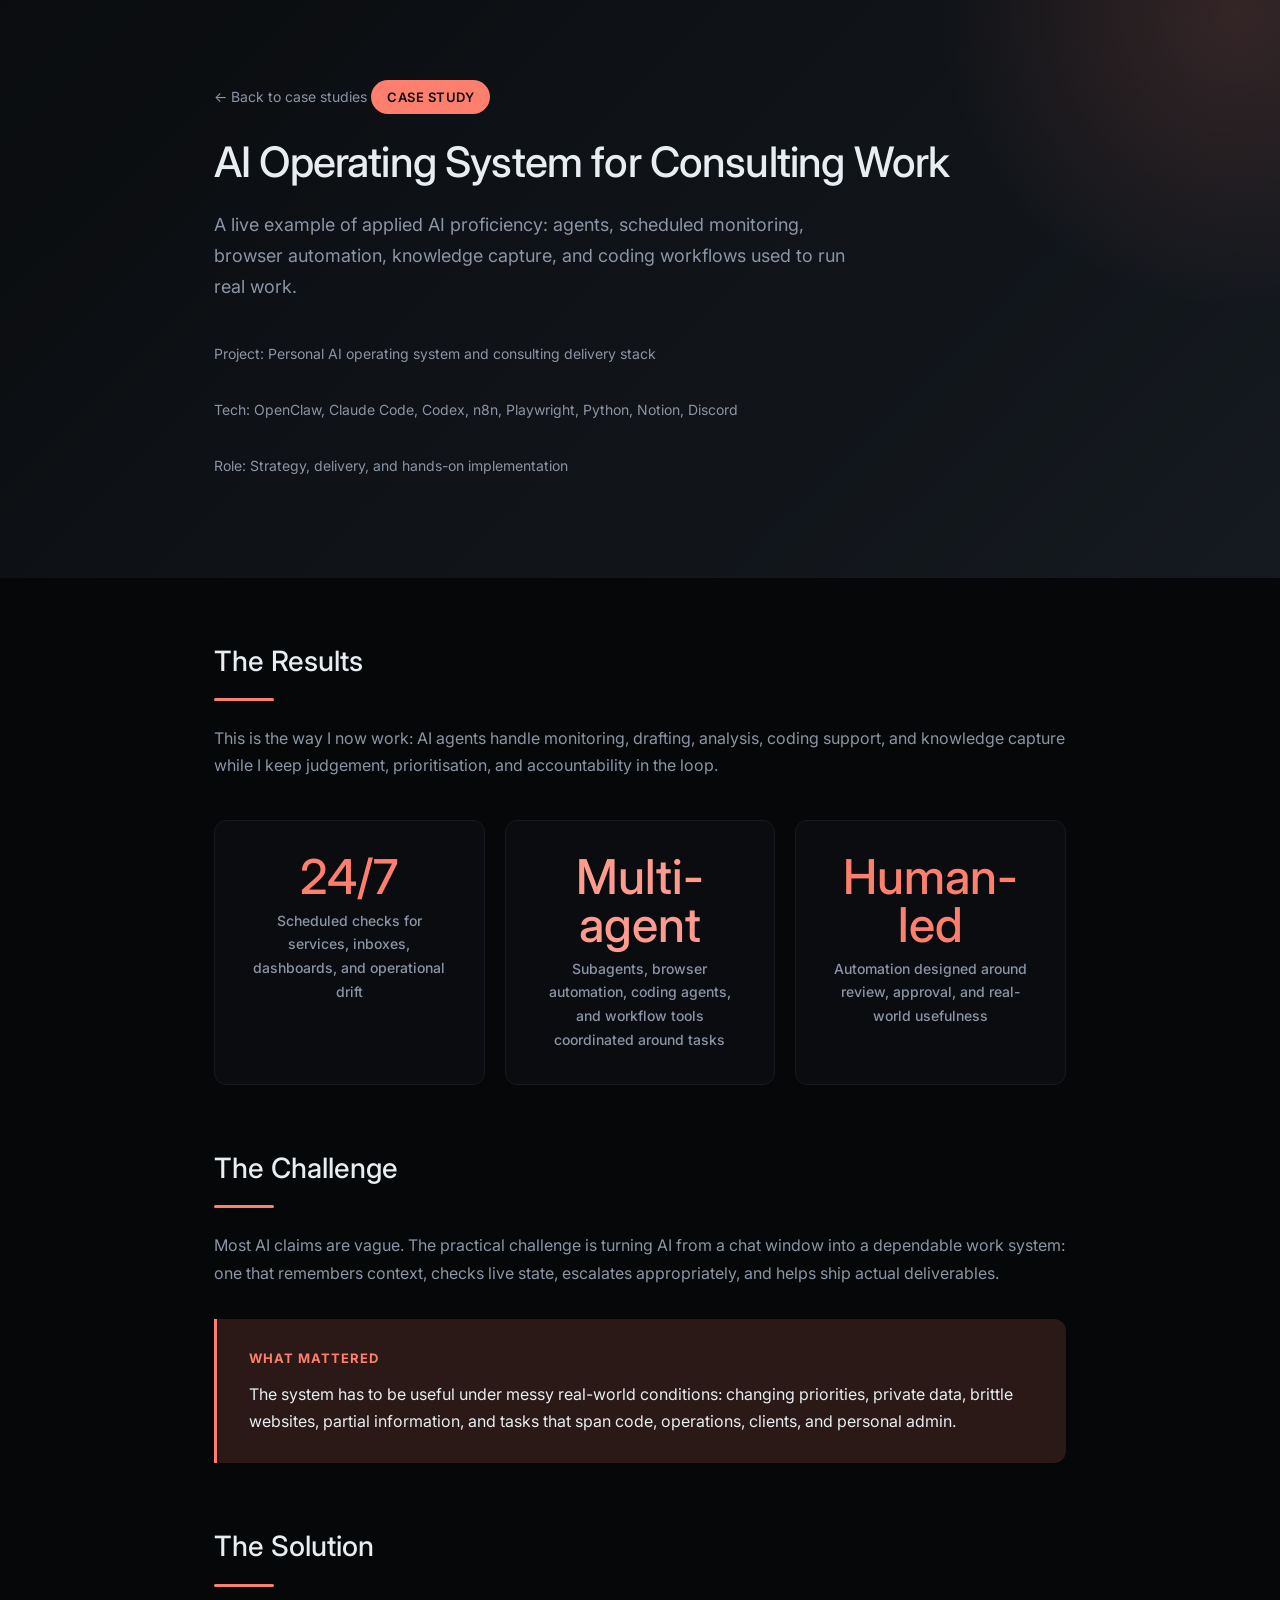
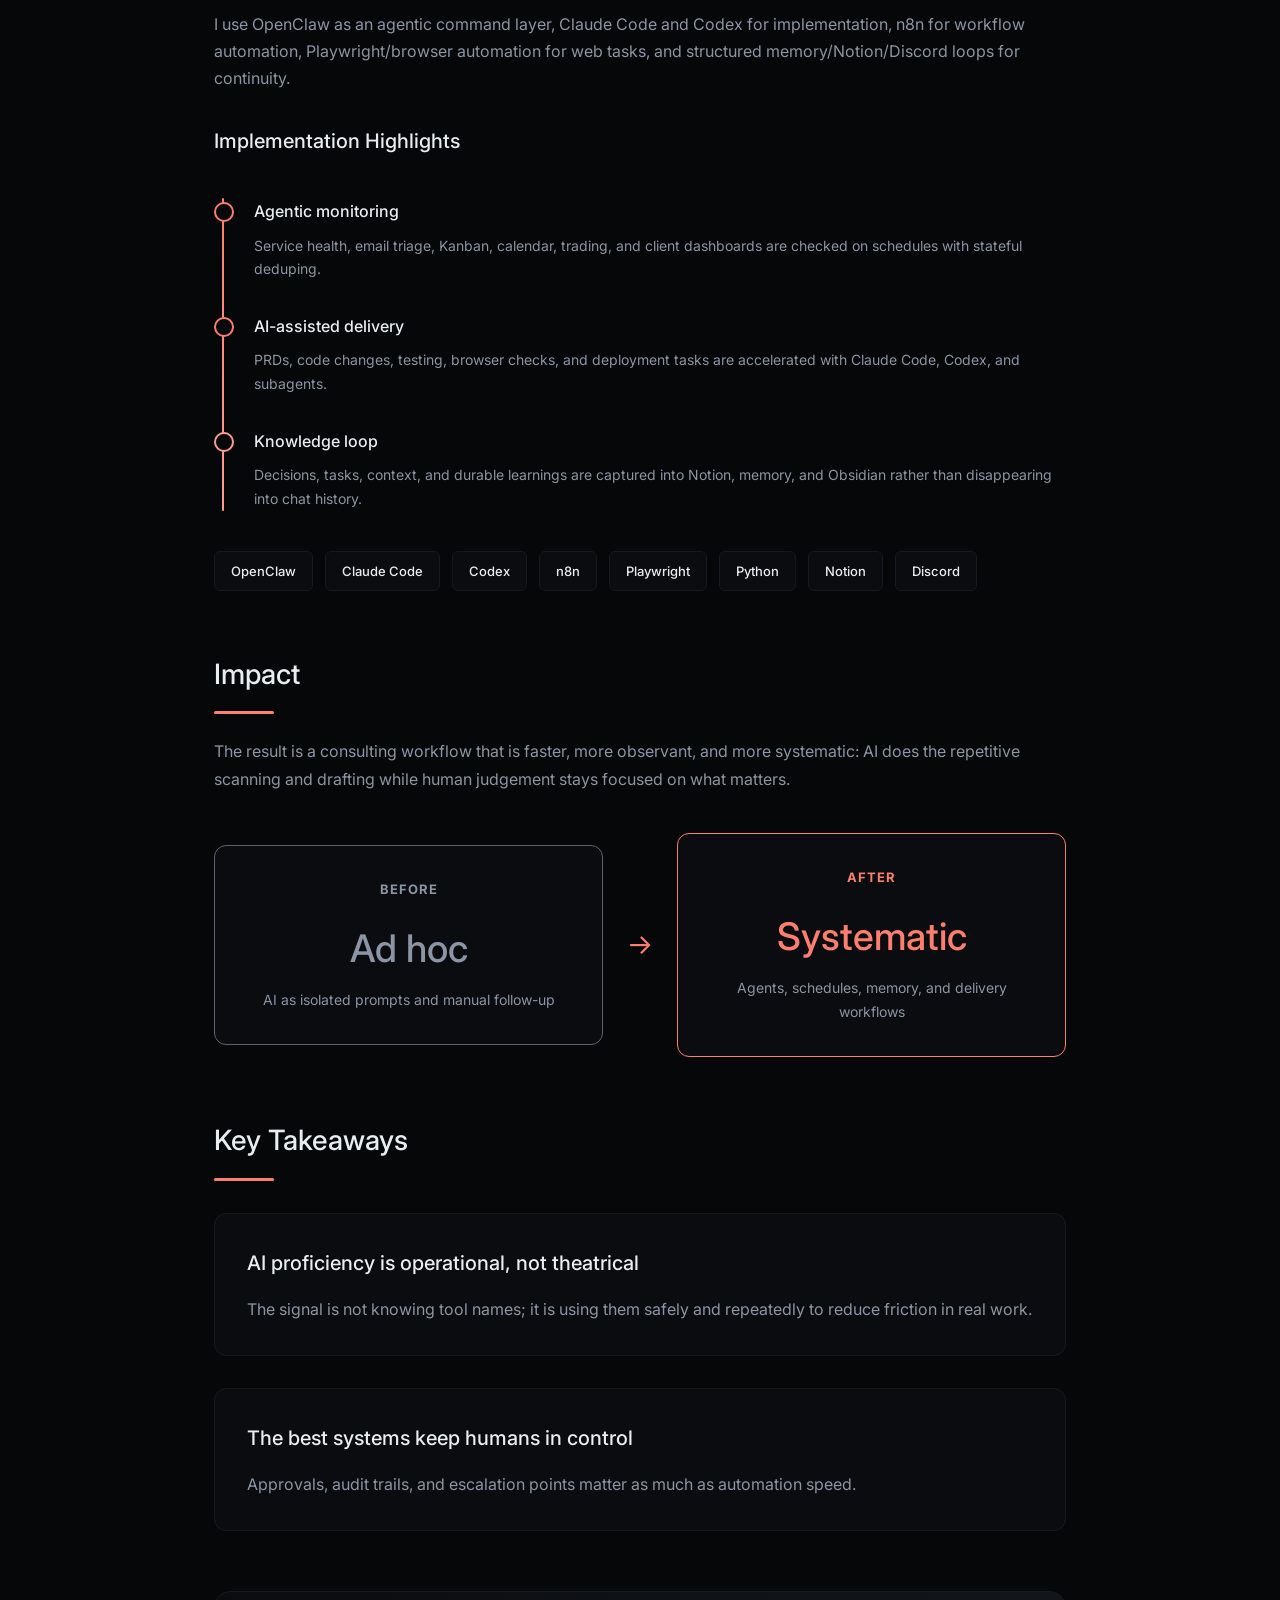
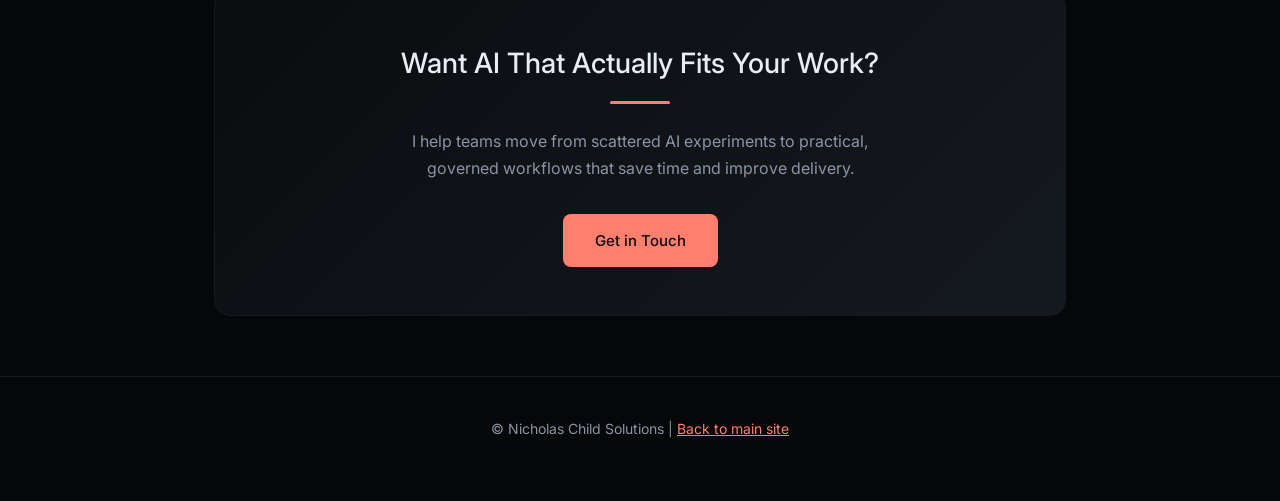
<file: case-studies/finops-automation/finops-automation.html>
<!DOCTYPE html>
<html lang="en">
<head>
    <meta charset="UTF-8">
    <meta name="viewport" content="width=device-width, initial-scale=1.0">
    <title>AI Operating System for Consulting Work | Nicholas Child</title>
    <link rel="icon" type="image/svg+xml" href="../../favicon.svg">
    <link rel="preconnect" href="https://fonts.googleapis.com">
    <link rel="preconnect" href="https://fonts.gstatic.com" crossorigin>
    <link href="https://fonts.googleapis.com/css2?family=Inter:wght@400;500;600&family=JetBrains+Mono:wght@400;500&display=swap" rel="stylesheet">
    <link rel="stylesheet" href="../../styles/case-study.css">
</head>
<body>
    <header class="hero">
        <div class="container hero-content">
            <a href="../../index.html#writing" class="back-link">← Back to case studies</a>
            <span class="badge">Case Study</span>
            <h1>AI Operating System for Consulting Work</h1>
            <p class="hero-subtitle">A live example of applied AI proficiency: agents, scheduled monitoring, browser automation, knowledge capture, and coding workflows used to run real work.</p>
            <div class="meta-row">
                <div class="meta-item"><span>Project: Personal AI operating system and consulting delivery stack</span></div>
                <div class="meta-item"><span>Tech: OpenClaw, Claude Code, Codex, n8n, Playwright, Python, Notion, Discord</span></div>
                <div class="meta-item"><span>Role: Strategy, delivery, and hands-on implementation</span></div>
            </div>
        </div>
    </header>

    <main class="main">
        <div class="container">
            <section>
                <h2>The Results</h2>
                <p>This is the way I now work: AI agents handle monitoring, drafting, analysis, coding support, and knowledge capture while I keep judgement, prioritisation, and accountability in the loop.</p>

                <div class="stats-grid">
                    <div class="stat-card">
                        <div class="stat-number">24/7</div>
                        <div class="stat-label">Scheduled checks for services, inboxes, dashboards, and operational drift</div>
                    </div>
                    <div class="stat-card">
                        <div class="stat-number green">Multi-agent</div>
                        <div class="stat-label">Subagents, browser automation, coding agents, and workflow tools coordinated around tasks</div>
                    </div>
                    <div class="stat-card">
                        <div class="stat-number">Human-led</div>
                        <div class="stat-label">Automation designed around review, approval, and real-world usefulness</div>
                    </div>
                </div>
            </section>

            <section>
                <h2>The Challenge</h2>
                <p>Most AI claims are vague. The practical challenge is turning AI from a chat window into a dependable work system: one that remembers context, checks live state, escalates appropriately, and helps ship actual deliverables.</p>
                <div class="insight-box">
                    <h4>What mattered</h4>
                    <p>The system has to be useful under messy real-world conditions: changing priorities, private data, brittle websites, partial information, and tasks that span code, operations, clients, and personal admin.</p>
                </div>
            </section>

            <section>
                <h2>The Solution</h2>
                <p>I use OpenClaw as an agentic command layer, Claude Code and Codex for implementation, n8n for workflow automation, Playwright/browser automation for web tasks, and structured memory/Notion/Discord loops for continuity.</p>

                <h3>Implementation Highlights</h3>
                <div class="timeline">
                    <div class="timeline-item">
                        <h4>Agentic monitoring</h4>
                        <p>Service health, email triage, Kanban, calendar, trading, and client dashboards are checked on schedules with stateful deduping.</p>
                    </div>
                    <div class="timeline-item">
                        <h4>AI-assisted delivery</h4>
                        <p>PRDs, code changes, testing, browser checks, and deployment tasks are accelerated with Claude Code, Codex, and subagents.</p>
                    </div>
                    <div class="timeline-item">
                        <h4>Knowledge loop</h4>
                        <p>Decisions, tasks, context, and durable learnings are captured into Notion, memory, and Obsidian rather than disappearing into chat history.</p>
                    </div>
                </div>

                <div class="tech-stack">
                    <span class="tech-tag">OpenClaw</span>
                    <span class="tech-tag">Claude Code</span>
                    <span class="tech-tag">Codex</span>
                    <span class="tech-tag">n8n</span>
                    <span class="tech-tag">Playwright</span>
                    <span class="tech-tag">Python</span>
                    <span class="tech-tag">Notion</span>
                    <span class="tech-tag">Discord</span>
                </div>
            </section>

            <section>
                <h2>Impact</h2>
                <p>The result is a consulting workflow that is faster, more observant, and more systematic: AI does the repetitive scanning and drafting while human judgement stays focused on what matters.</p>

                <div class="comparison-grid">
                    <div class="comparison-card before">
                        <h4>Before</h4>
                        <div class="comparison-value">Ad hoc</div>
                        <div class="comparison-label">AI as isolated prompts and manual follow-up</div>
                    </div>
                    <div class="comparison-arrow">→</div>
                    <div class="comparison-card after">
                        <h4>After</h4>
                        <div class="comparison-value">Systematic</div>
                        <div class="comparison-label">Agents, schedules, memory, and delivery workflows</div>
                    </div>
                </div>
            </section>

            <section>
                <h2>Key Takeaways</h2>
                <div class="chart-container">
                    <h3 style="margin-top: 0;">AI proficiency is operational, not theatrical</h3>
                    <p style="margin-bottom: 0;">The signal is not knowing tool names; it is using them safely and repeatedly to reduce friction in real work.</p>
                </div>
                <div class="chart-container">
                    <h3 style="margin-top: 0;">The best systems keep humans in control</h3>
                    <p style="margin-bottom: 0;">Approvals, audit trails, and escalation points matter as much as automation speed.</p>
                </div>
            </section>

            <div class="cta-section">
                <h2>Want AI That Actually Fits Your Work?</h2>
                <p>I help teams move from scattered AI experiments to practical, governed workflows that save time and improve delivery.</p>
                <a href="mailto:nick@nickchild.info" class="cta-button">Get in Touch</a>
            </div>
        </div>
    </main>

    <footer>
        <div class="container">
            <p>&copy; Nicholas Child Solutions | <a href="../../index.html">Back to main site</a></p>
        </div>
    </footer>
</body>
</html>
</file>
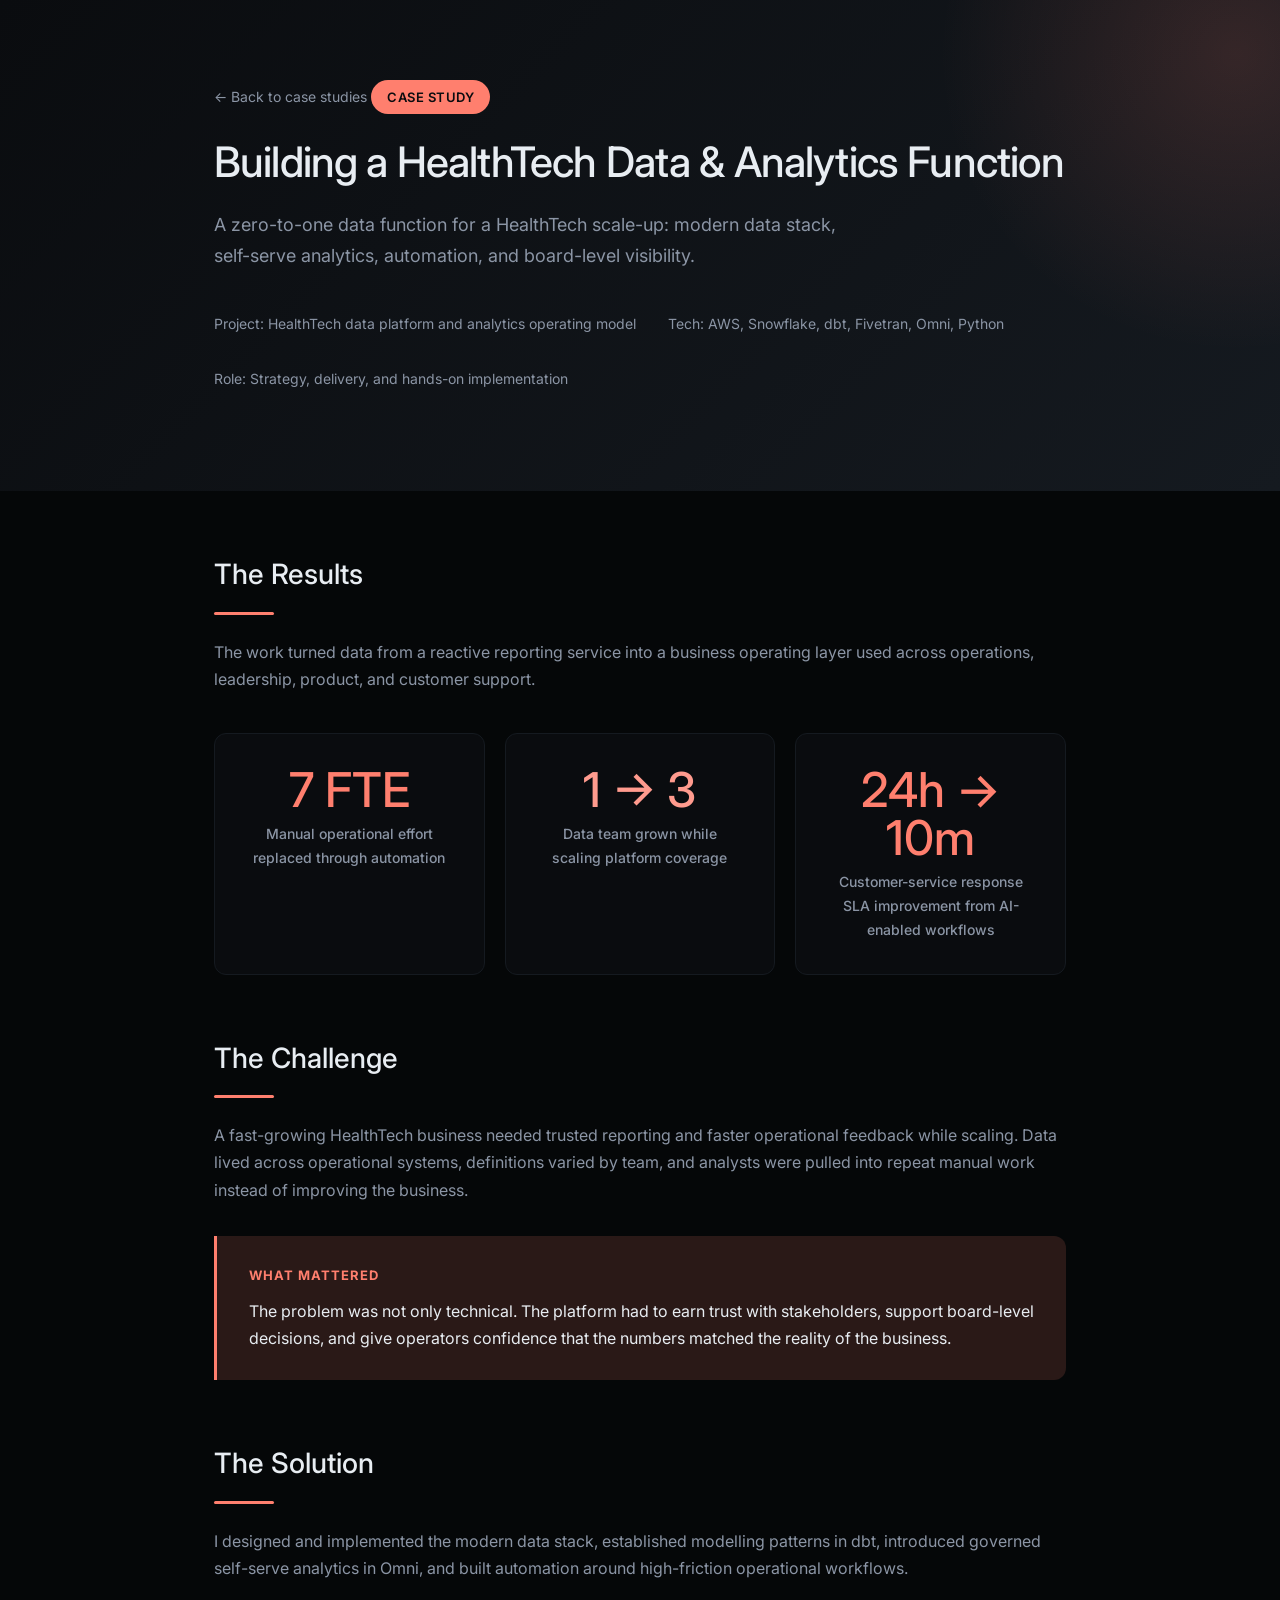
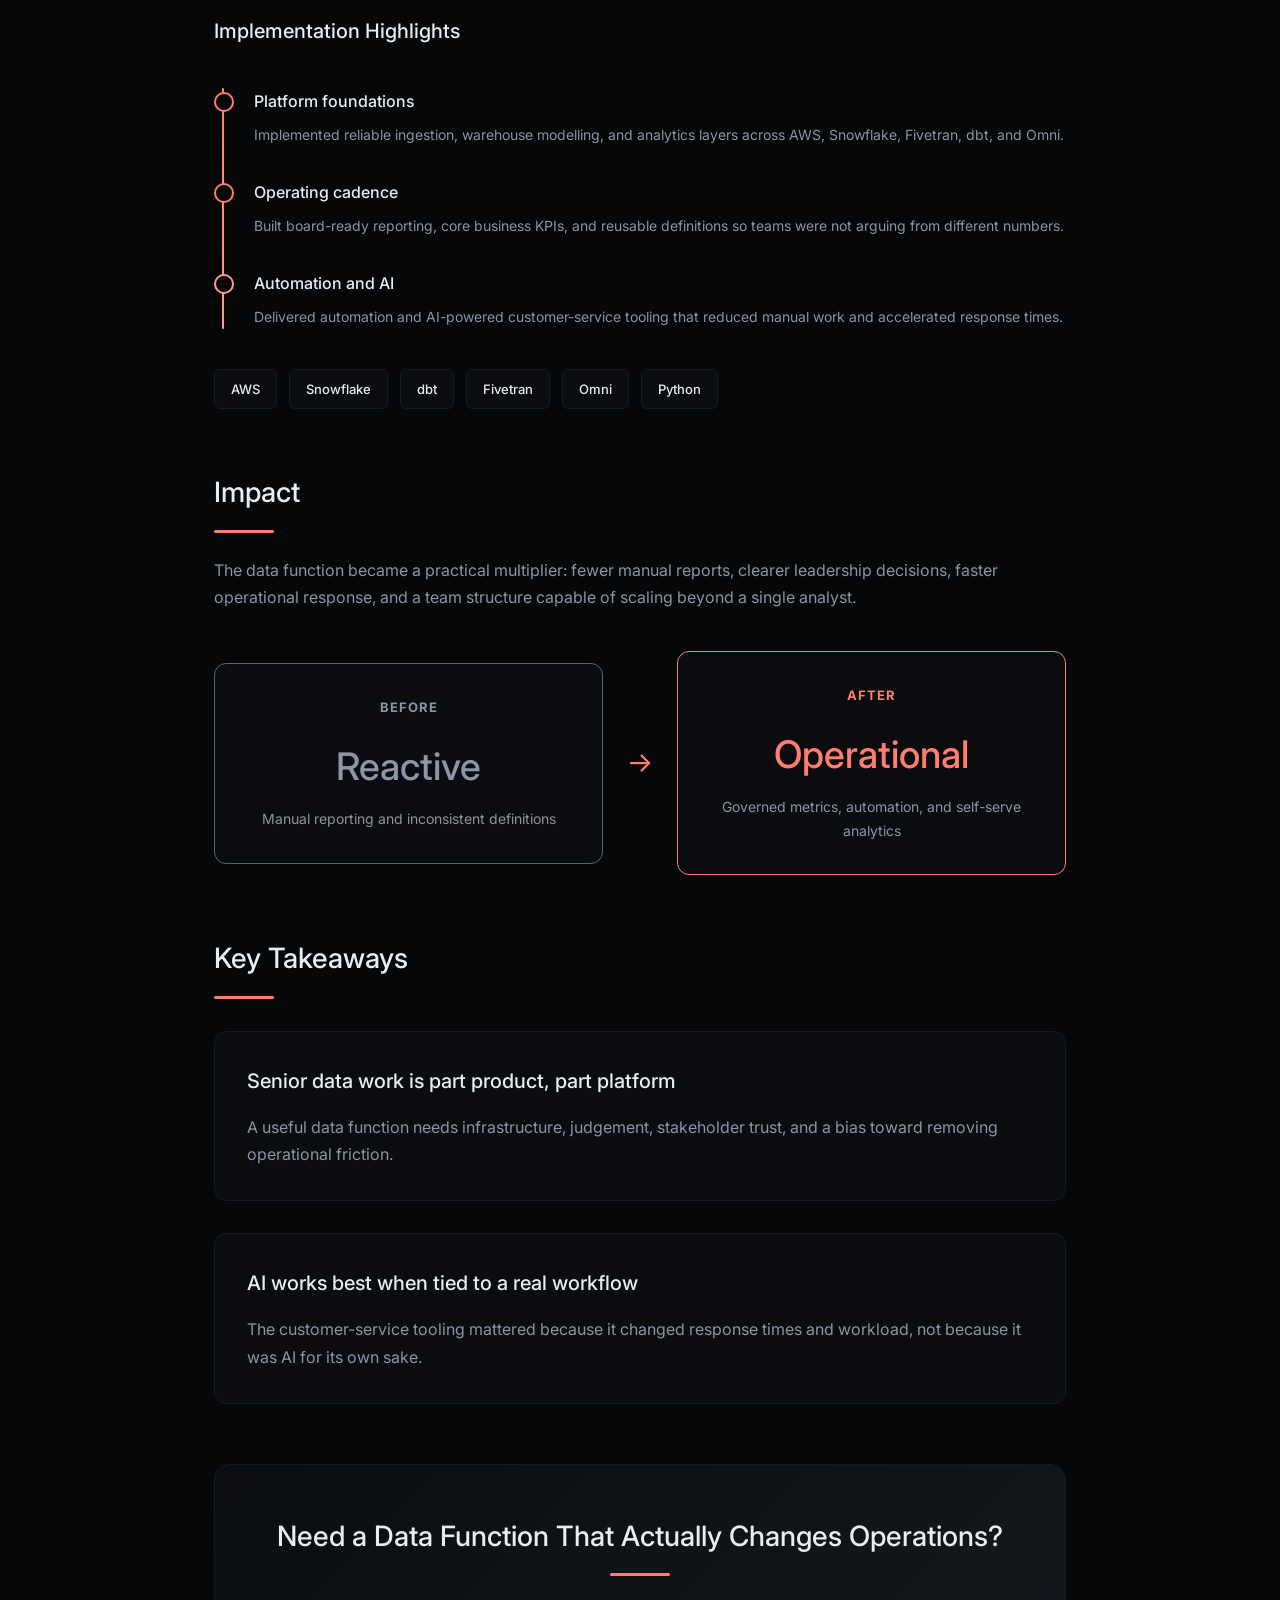
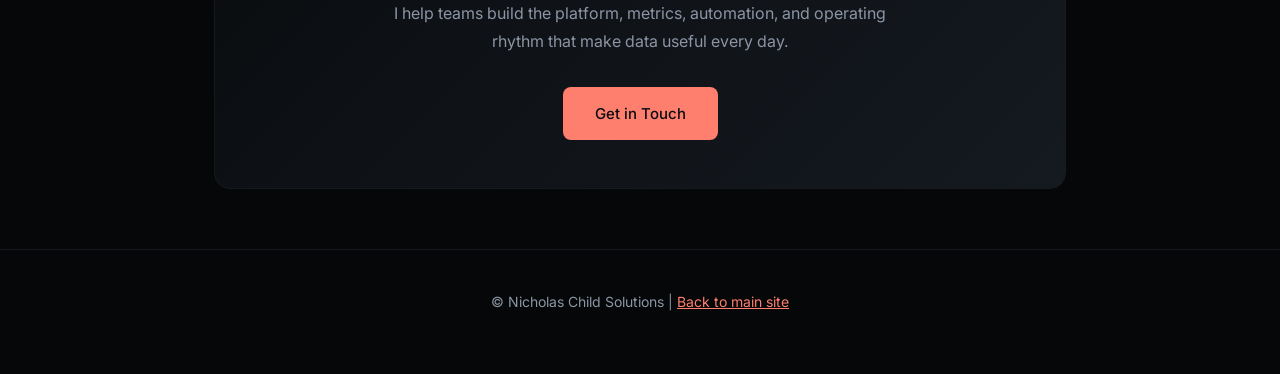
<file: case-studies/healthtech-data-platform/healthtech-data-platform.html>
<!DOCTYPE html>
<html lang="en">
<head>
    <meta charset="UTF-8">
    <meta name="viewport" content="width=device-width, initial-scale=1.0">
    <title>Building a HealthTech Data & Analytics Function | Nicholas Child</title>
    <link rel="icon" type="image/svg+xml" href="../../favicon.svg">
    <link rel="preconnect" href="https://fonts.googleapis.com">
    <link rel="preconnect" href="https://fonts.gstatic.com" crossorigin>
    <link href="https://fonts.googleapis.com/css2?family=Inter:wght@400;500;600&family=JetBrains+Mono:wght@400;500&display=swap" rel="stylesheet">
    <link rel="stylesheet" href="../../styles/case-study.css">
</head>
<body>
    <header class="hero">
        <div class="container hero-content">
            <a href="../../index.html#writing" class="back-link">← Back to case studies</a>
            <span class="badge">Case Study</span>
            <h1>Building a HealthTech Data & Analytics Function</h1>
            <p class="hero-subtitle">A zero-to-one data function for a HealthTech scale-up: modern data stack, self-serve analytics, automation, and board-level visibility.</p>
            <div class="meta-row">
                <div class="meta-item"><span>Project: HealthTech data platform and analytics operating model</span></div>
                <div class="meta-item"><span>Tech: AWS, Snowflake, dbt, Fivetran, Omni, Python</span></div>
                <div class="meta-item"><span>Role: Strategy, delivery, and hands-on implementation</span></div>
            </div>
        </div>
    </header>

    <main class="main">
        <div class="container">
            <section>
                <h2>The Results</h2>
                <p>The work turned data from a reactive reporting service into a business operating layer used across operations, leadership, product, and customer support.</p>

                <div class="stats-grid">
                    <div class="stat-card">
                        <div class="stat-number">7 FTE</div>
                        <div class="stat-label">Manual operational effort replaced through automation</div>
                    </div>
                    <div class="stat-card">
                        <div class="stat-number green">1 → 3</div>
                        <div class="stat-label">Data team grown while scaling platform coverage</div>
                    </div>
                    <div class="stat-card">
                        <div class="stat-number">24h → 10m</div>
                        <div class="stat-label">Customer-service response SLA improvement from AI-enabled workflows</div>
                    </div>
                </div>
            </section>

            <section>
                <h2>The Challenge</h2>
                <p>A fast-growing HealthTech business needed trusted reporting and faster operational feedback while scaling. Data lived across operational systems, definitions varied by team, and analysts were pulled into repeat manual work instead of improving the business.</p>
                <div class="insight-box">
                    <h4>What mattered</h4>
                    <p>The problem was not only technical. The platform had to earn trust with stakeholders, support board-level decisions, and give operators confidence that the numbers matched the reality of the business.</p>
                </div>
            </section>

            <section>
                <h2>The Solution</h2>
                <p>I designed and implemented the modern data stack, established modelling patterns in dbt, introduced governed self-serve analytics in Omni, and built automation around high-friction operational workflows.</p>

                <h3>Implementation Highlights</h3>
                <div class="timeline">
                    <div class="timeline-item">
                        <h4>Platform foundations</h4>
                        <p>Implemented reliable ingestion, warehouse modelling, and analytics layers across AWS, Snowflake, Fivetran, dbt, and Omni.</p>
                    </div>
                    <div class="timeline-item">
                        <h4>Operating cadence</h4>
                        <p>Built board-ready reporting, core business KPIs, and reusable definitions so teams were not arguing from different numbers.</p>
                    </div>
                    <div class="timeline-item">
                        <h4>Automation and AI</h4>
                        <p>Delivered automation and AI-powered customer-service tooling that reduced manual work and accelerated response times.</p>
                    </div>
                </div>

                <div class="tech-stack">
                    <span class="tech-tag">AWS</span>
                    <span class="tech-tag">Snowflake</span>
                    <span class="tech-tag">dbt</span>
                    <span class="tech-tag">Fivetran</span>
                    <span class="tech-tag">Omni</span>
                    <span class="tech-tag">Python</span>
                </div>
            </section>

            <section>
                <h2>Impact</h2>
                <p>The data function became a practical multiplier: fewer manual reports, clearer leadership decisions, faster operational response, and a team structure capable of scaling beyond a single analyst.</p>

                <div class="comparison-grid">
                    <div class="comparison-card before">
                        <h4>Before</h4>
                        <div class="comparison-value">Reactive</div>
                        <div class="comparison-label">Manual reporting and inconsistent definitions</div>
                    </div>
                    <div class="comparison-arrow">→</div>
                    <div class="comparison-card after">
                        <h4>After</h4>
                        <div class="comparison-value">Operational</div>
                        <div class="comparison-label">Governed metrics, automation, and self-serve analytics</div>
                    </div>
                </div>
            </section>

            <section>
                <h2>Key Takeaways</h2>
                <div class="chart-container">
                    <h3 style="margin-top: 0;">Senior data work is part product, part platform</h3>
                    <p style="margin-bottom: 0;">A useful data function needs infrastructure, judgement, stakeholder trust, and a bias toward removing operational friction.</p>
                </div>
                <div class="chart-container">
                    <h3 style="margin-top: 0;">AI works best when tied to a real workflow</h3>
                    <p style="margin-bottom: 0;">The customer-service tooling mattered because it changed response times and workload, not because it was AI for its own sake.</p>
                </div>
            </section>

            <div class="cta-section">
                <h2>Need a Data Function That Actually Changes Operations?</h2>
                <p>I help teams build the platform, metrics, automation, and operating rhythm that make data useful every day.</p>
                <a href="mailto:nick@nickchild.info" class="cta-button">Get in Touch</a>
            </div>
        </div>
    </main>

    <footer>
        <div class="container">
            <p>&copy; Nicholas Child Solutions | <a href="../../index.html">Back to main site</a></p>
        </div>
    </footer>
</body>
</html>
</file>
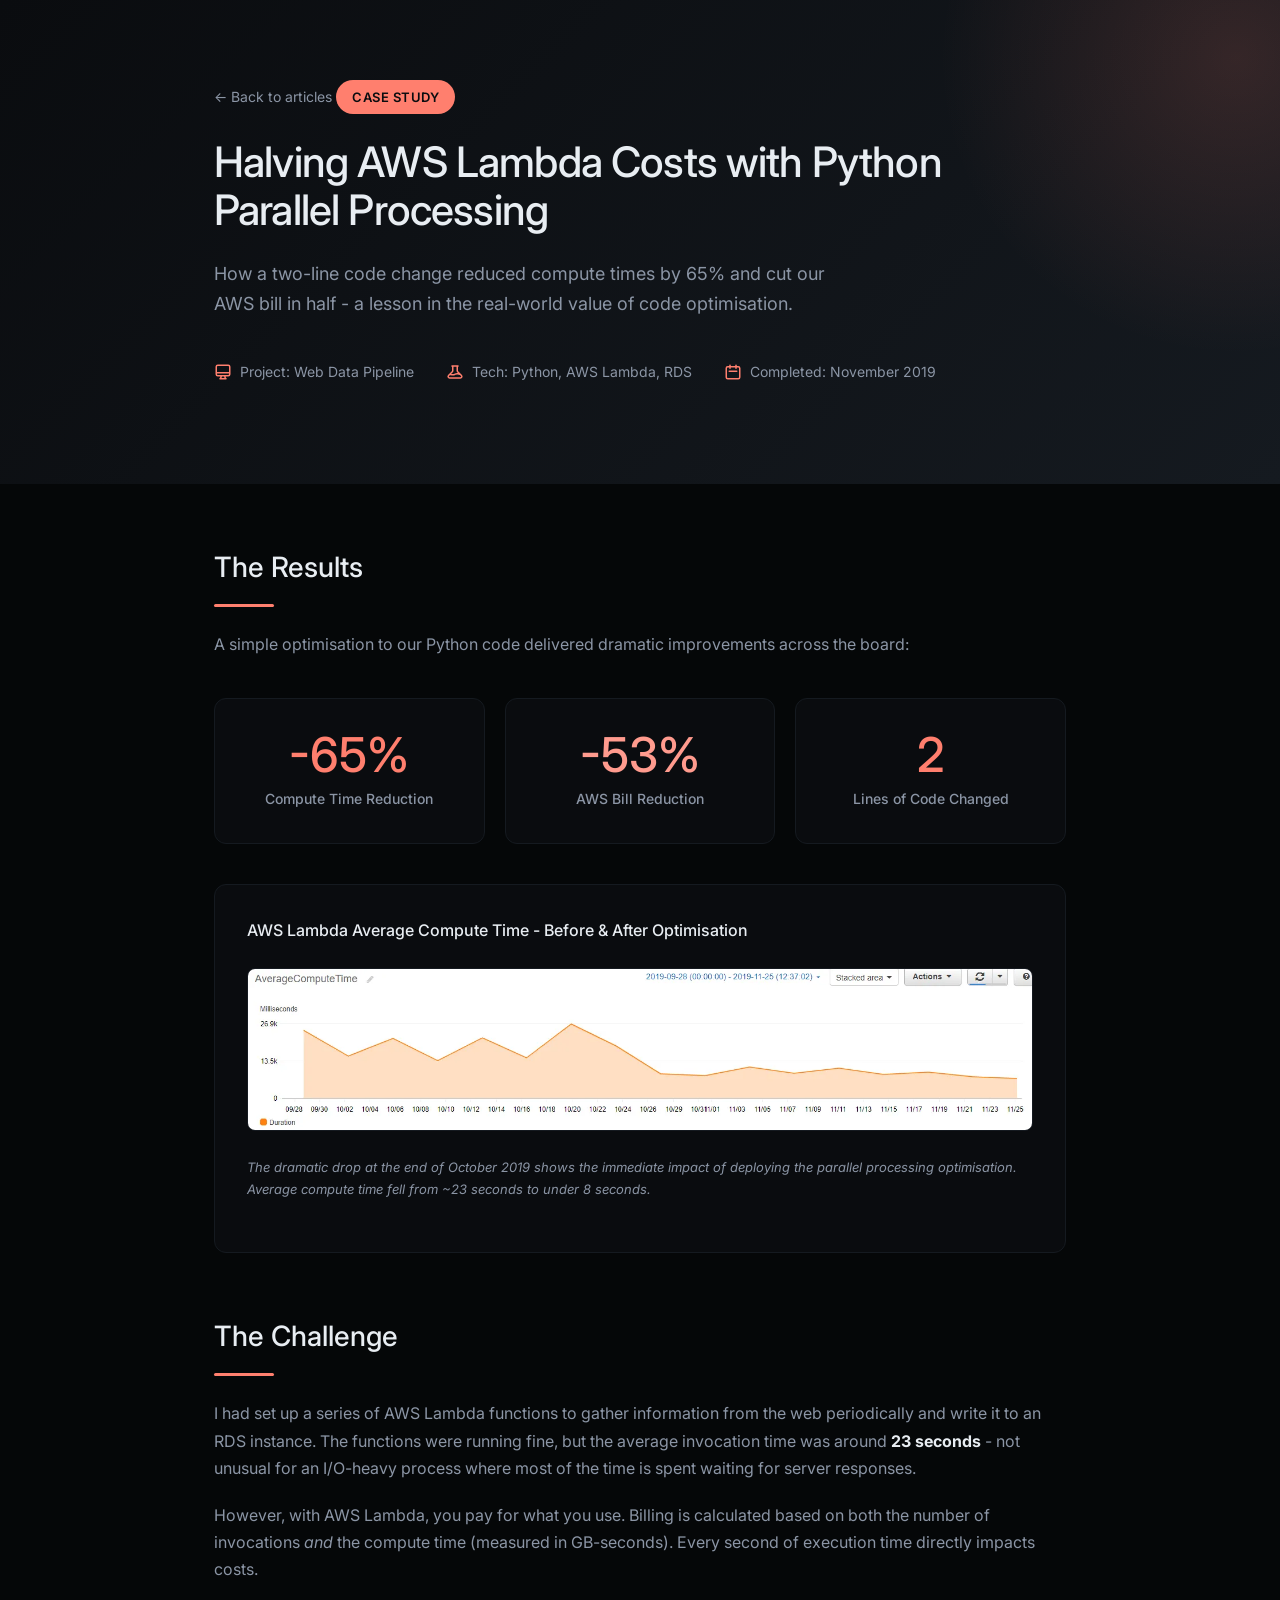
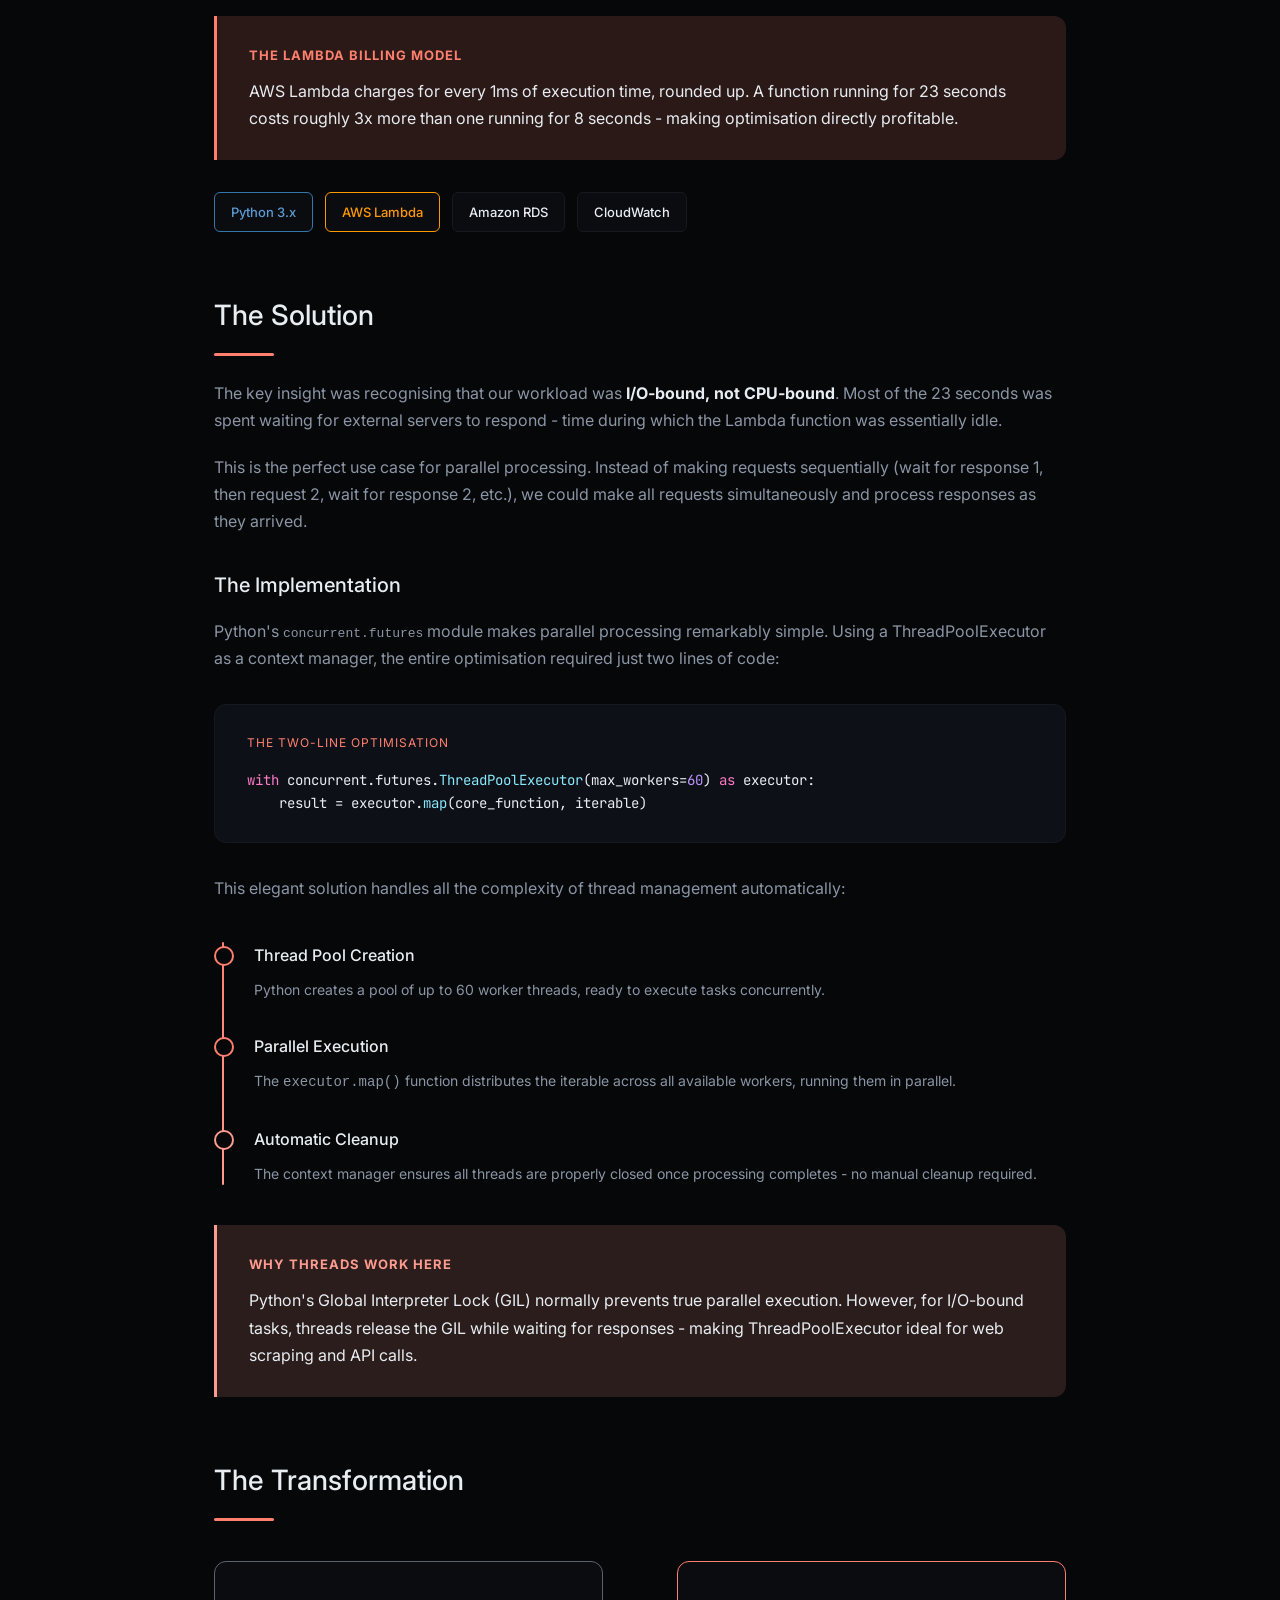
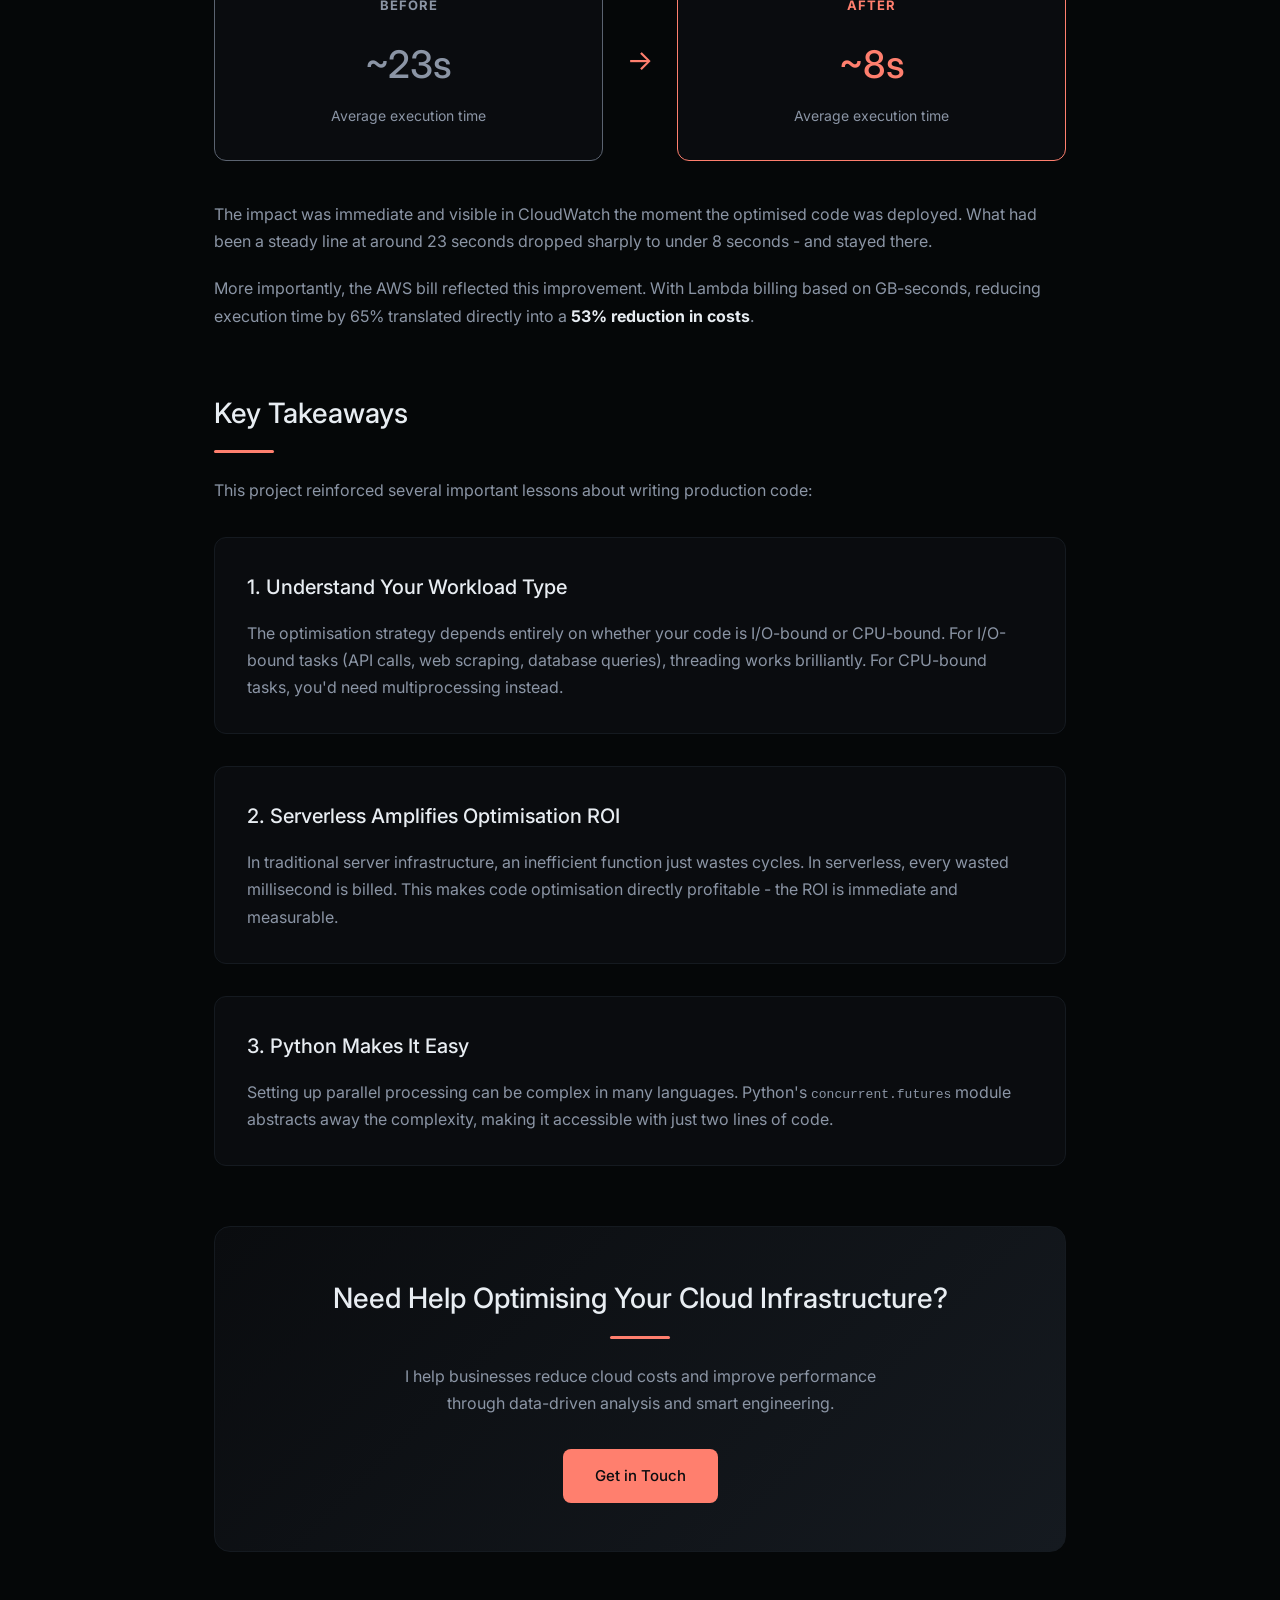
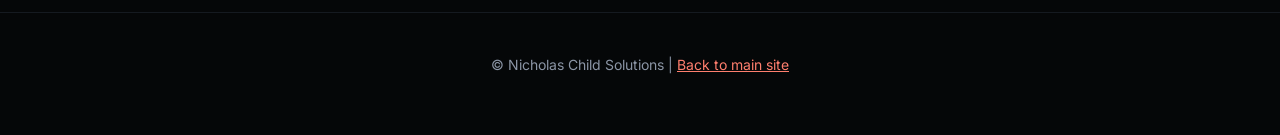
<file: case-studies/lambda_optimisation/aws-lambda-case-study.html>
<!DOCTYPE html>
<html lang="en">
<head>
    <meta charset="UTF-8">
    <meta name="viewport" content="width=device-width, initial-scale=1.0">
    <title>Halving AWS Lambda Costs with Python Parallel Processing | Nicholas Child</title>
    <link rel="icon" type="image/svg+xml" href="../../favicon.svg">
    <link rel="preconnect" href="https://fonts.googleapis.com">
    <link rel="preconnect" href="https://fonts.gstatic.com" crossorigin>
    <link href="https://fonts.googleapis.com/css2?family=Inter:wght@400;500;600&family=JetBrains+Mono:wght@400;500&display=swap" rel="stylesheet">
    <link rel="stylesheet" href="../../styles/case-study.css">
</head>
<body>
    <!-- Hero Section -->
    <header class="hero">
        <div class="container hero-content">
            <a href="../../index.html#writing" class="back-link">← Back to articles</a>
            <span class="badge">Case Study</span>
            <h1>Halving AWS Lambda Costs with Python Parallel Processing</h1>
            <p class="hero-subtitle">How a two-line code change reduced compute times by 65% and cut our AWS bill in half - a lesson in the real-world value of code optimisation.</p>
            <div class="meta-row">
                <div class="meta-item">
                    <svg fill="none" stroke="currentColor" viewBox="0 0 24 24"><path stroke-linecap="round" stroke-linejoin="round" stroke-width="2" d="M9.75 17L9 20l-1 1h8l-1-1-.75-3M3 13h18M5 17h14a2 2 0 002-2V5a2 2 0 00-2-2H5a2 2 0 00-2 2v10a2 2 0 002 2z"></path></svg>
                    <span>Project: Web Data Pipeline</span>
                </div>
                <div class="meta-item">
                    <svg fill="none" stroke="currentColor" viewBox="0 0 24 24"><path stroke-linecap="round" stroke-linejoin="round" stroke-width="2" d="M19.428 15.428a2 2 0 00-1.022-.547l-2.387-.477a6 6 0 00-3.86.517l-.318.158a6 6 0 01-3.86.517L6.05 15.21a2 2 0 00-1.806.547M8 4h8l-1 1v5.172a2 2 0 00.586 1.414l5 5c1.26 1.26.367 3.414-1.415 3.414H4.828c-1.782 0-2.674-2.154-1.414-3.414l5-5A2 2 0 009 10.172V5L8 4z"></path></svg>
                    <span>Tech: Python, AWS Lambda, RDS</span>
                </div>
                <div class="meta-item">
                    <svg fill="none" stroke="currentColor" viewBox="0 0 24 24"><path stroke-linecap="round" stroke-linejoin="round" stroke-width="2" d="M8 7V3m8 4V3m-9 8h10M5 21h14a2 2 0 002-2V7a2 2 0 00-2-2H5a2 2 0 00-2 2v12a2 2 0 002 2z"></path></svg>
                    <span>Completed: November 2019</span>
                </div>
            </div>
        </div>
    </header>

    <!-- Main Content -->
    <main class="main">
        <div class="container">
            <!-- Results Summary -->
            <section>
                <h2>The Results</h2>
                <p>A simple optimisation to our Python code delivered dramatic improvements across the board:</p>

                <div class="stats-grid">
                    <div class="stat-card">
                        <div class="stat-number">-65%</div>
                        <div class="stat-label">Compute Time Reduction</div>
                    </div>
                    <div class="stat-card">
                        <div class="stat-number green">-53%</div>
                        <div class="stat-label">AWS Bill Reduction</div>
                    </div>
                    <div class="stat-card">
                        <div class="stat-number">2</div>
                        <div class="stat-label">Lines of Code Changed</div>
                    </div>
                </div>

                <div class="chart-container">
                    <div class="chart-title">AWS Lambda Average Compute Time - Before & After Optimisation</div>
                    <img src="lamdabill.webp" alt="AWS CloudWatch graph showing Lambda compute time dropping from ~23 seconds to ~8 seconds after optimization in late October 2019" class="data-image">
                    <p class="image-caption">The dramatic drop at the end of October 2019 shows the immediate impact of deploying the parallel processing optimisation. Average compute time fell from ~23 seconds to under 8 seconds.</p>
                </div>
            </section>

            <!-- The Challenge -->
            <section>
                <h2>The Challenge</h2>
                <p>I had set up a series of AWS Lambda functions to gather information from the web periodically and write it to an RDS instance. The functions were running fine, but the average invocation time was around <strong>23 seconds</strong> - not unusual for an I/O-heavy process where most of the time is spent waiting for server responses.</p>

                <p>However, with AWS Lambda, you pay for what you use. Billing is calculated based on both the number of invocations <em>and</em> the compute time (measured in GB-seconds). Every second of execution time directly impacts costs.</p>

                <div class="insight-box">
                    <h4>The Lambda Billing Model</h4>
                    <p>AWS Lambda charges for every 1ms of execution time, rounded up. A function running for 23 seconds costs roughly 3x more than one running for 8 seconds - making optimisation directly profitable.</p>
                </div>

                <div class="tech-stack">
                    <span class="tech-tag python">Python 3.x</span>
                    <span class="tech-tag aws">AWS Lambda</span>
                    <span class="tech-tag">Amazon RDS</span>
                    <span class="tech-tag">CloudWatch</span>
                </div>
            </section>

            <!-- The Solution -->
            <section>
                <h2>The Solution</h2>
                <p>The key insight was recognising that our workload was <strong>I/O-bound, not CPU-bound</strong>. Most of the 23 seconds was spent waiting for external servers to respond - time during which the Lambda function was essentially idle.</p>

                <p>This is the perfect use case for parallel processing. Instead of making requests sequentially (wait for response 1, then request 2, wait for response 2, etc.), we could make all requests simultaneously and process responses as they arrived.</p>

                <h3>The Implementation</h3>
                <p>Python's <code>concurrent.futures</code> module makes parallel processing remarkably simple. Using a ThreadPoolExecutor as a context manager, the entire optimisation required just two lines of code:</p>

                <div class="code-block">
                    <div class="code-block-title">The Two-Line Optimisation</div>
                    <pre><span class="keyword">with</span> concurrent.futures.<span class="function">ThreadPoolExecutor</span>(max_workers=<span class="number">60</span>) <span class="keyword">as</span> executor:
    result = executor.<span class="function">map</span>(core_function, iterable)</pre>
                </div>

                <p>This elegant solution handles all the complexity of thread management automatically:</p>

                <div class="timeline">
                    <div class="timeline-item">
                        <h4>Thread Pool Creation</h4>
                        <p>Python creates a pool of up to 60 worker threads, ready to execute tasks concurrently.</p>
                    </div>
                    <div class="timeline-item">
                        <h4>Parallel Execution</h4>
                        <p>The <code>executor.map()</code> function distributes the iterable across all available workers, running them in parallel.</p>
                    </div>
                    <div class="timeline-item">
                        <h4>Automatic Cleanup</h4>
                        <p>The context manager ensures all threads are properly closed once processing completes - no manual cleanup required.</p>
                    </div>
                </div>

                <div class="insight-box teal">
                    <h4>Why Threads Work Here</h4>
                    <p>Python's Global Interpreter Lock (GIL) normally prevents true parallel execution. However, for I/O-bound tasks, threads release the GIL while waiting for responses - making ThreadPoolExecutor ideal for web scraping and API calls.</p>
                </div>
            </section>

            <!-- Before & After -->
            <section>
                <h2>The Transformation</h2>
                
                <div class="comparison-grid">
                    <div class="comparison-card before">
                        <h4>Before</h4>
                        <div class="comparison-value">~23s</div>
                        <div class="comparison-label">Average execution time</div>
                    </div>
                    <div class="comparison-arrow">→</div>
                    <div class="comparison-card after">
                        <h4>After</h4>
                        <div class="comparison-value">~8s</div>
                        <div class="comparison-label">Average execution time</div>
                    </div>
                </div>

                <p>The impact was immediate and visible in CloudWatch the moment the optimised code was deployed. What had been a steady line at around 23 seconds dropped sharply to under 8 seconds - and stayed there.</p>

                <p>More importantly, the AWS bill reflected this improvement. With Lambda billing based on GB-seconds, reducing execution time by 65% translated directly into a <strong>53% reduction in costs</strong>.</p>
            </section>

            <!-- Key Takeaways -->
            <section>
                <h2>Key Takeaways</h2>
                
                <p>This project reinforced several important lessons about writing production code:</p>

                <div class="chart-container">
                    <h3 style="margin-top: 0;">1. Understand Your Workload Type</h3>
                    <p style="margin-bottom: 0;">The optimisation strategy depends entirely on whether your code is I/O-bound or CPU-bound. For I/O-bound tasks (API calls, web scraping, database queries), threading works brilliantly. For CPU-bound tasks, you'd need multiprocessing instead.</p>
                </div>

                <div class="chart-container">
                    <h3 style="margin-top: 0;">2. Serverless Amplifies Optimisation ROI</h3>
                    <p style="margin-bottom: 0;">In traditional server infrastructure, an inefficient function just wastes cycles. In serverless, every wasted millisecond is billed. This makes code optimisation directly profitable - the ROI is immediate and measurable.</p>
                </div>

                <div class="chart-container">
                    <h3 style="margin-top: 0;">3. Python Makes It Easy</h3>
                    <p style="margin-bottom: 0;">Setting up parallel processing can be complex in many languages. Python's <code>concurrent.futures</code> module abstracts away the complexity, making it accessible with just two lines of code.</p>
                </div>
            </section>

            <!-- CTA -->
            <div class="cta-section">
                <h2>Need Help Optimising Your Cloud Infrastructure?</h2>
                <p>I help businesses reduce cloud costs and improve performance through data-driven analysis and smart engineering.</p>
                <a href="mailto:nick@nickchild.info" class="cta-button">Get in Touch</a>
            </div>
        </div>
    </main>

    <footer>
        <div class="container">
            <p>&copy; Nicholas Child Solutions | <a href="../../index.html">Back to main site</a></p>
        </div>
    </footer>
</body>
</html>
</file>
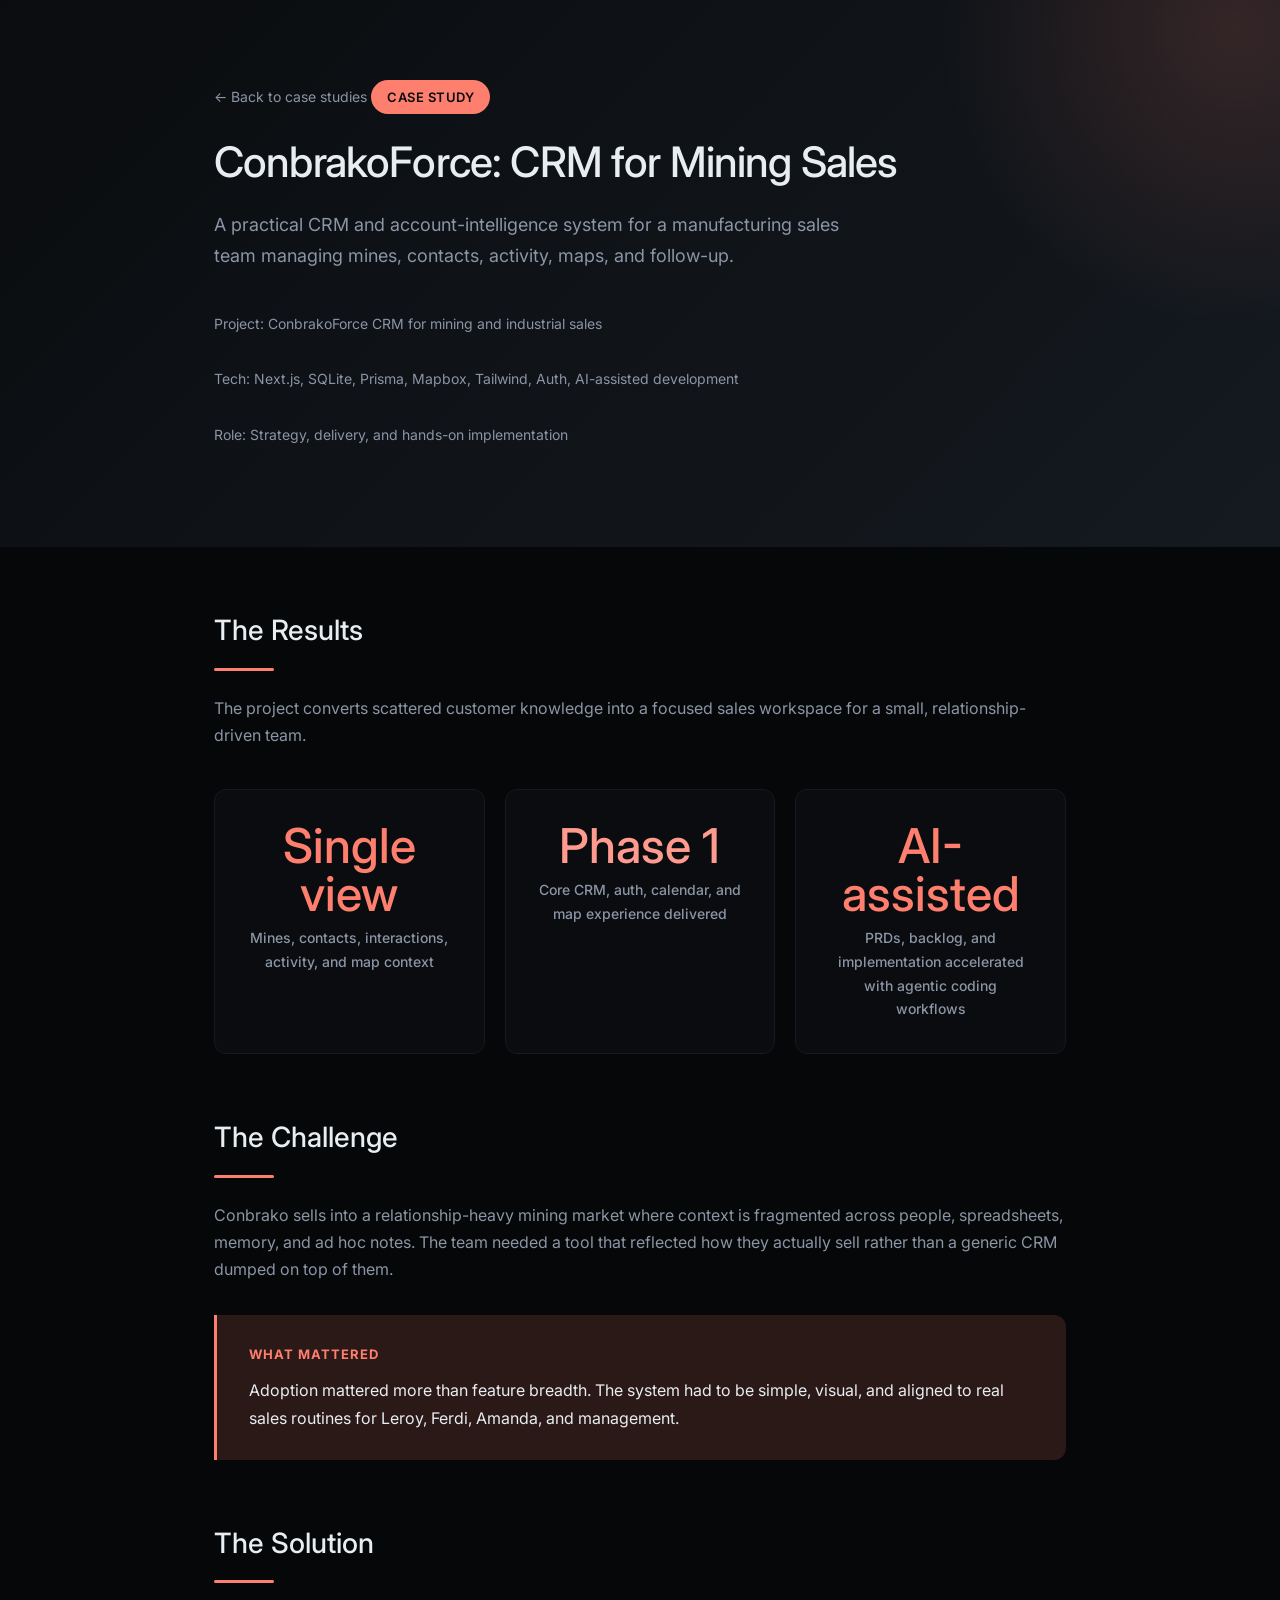
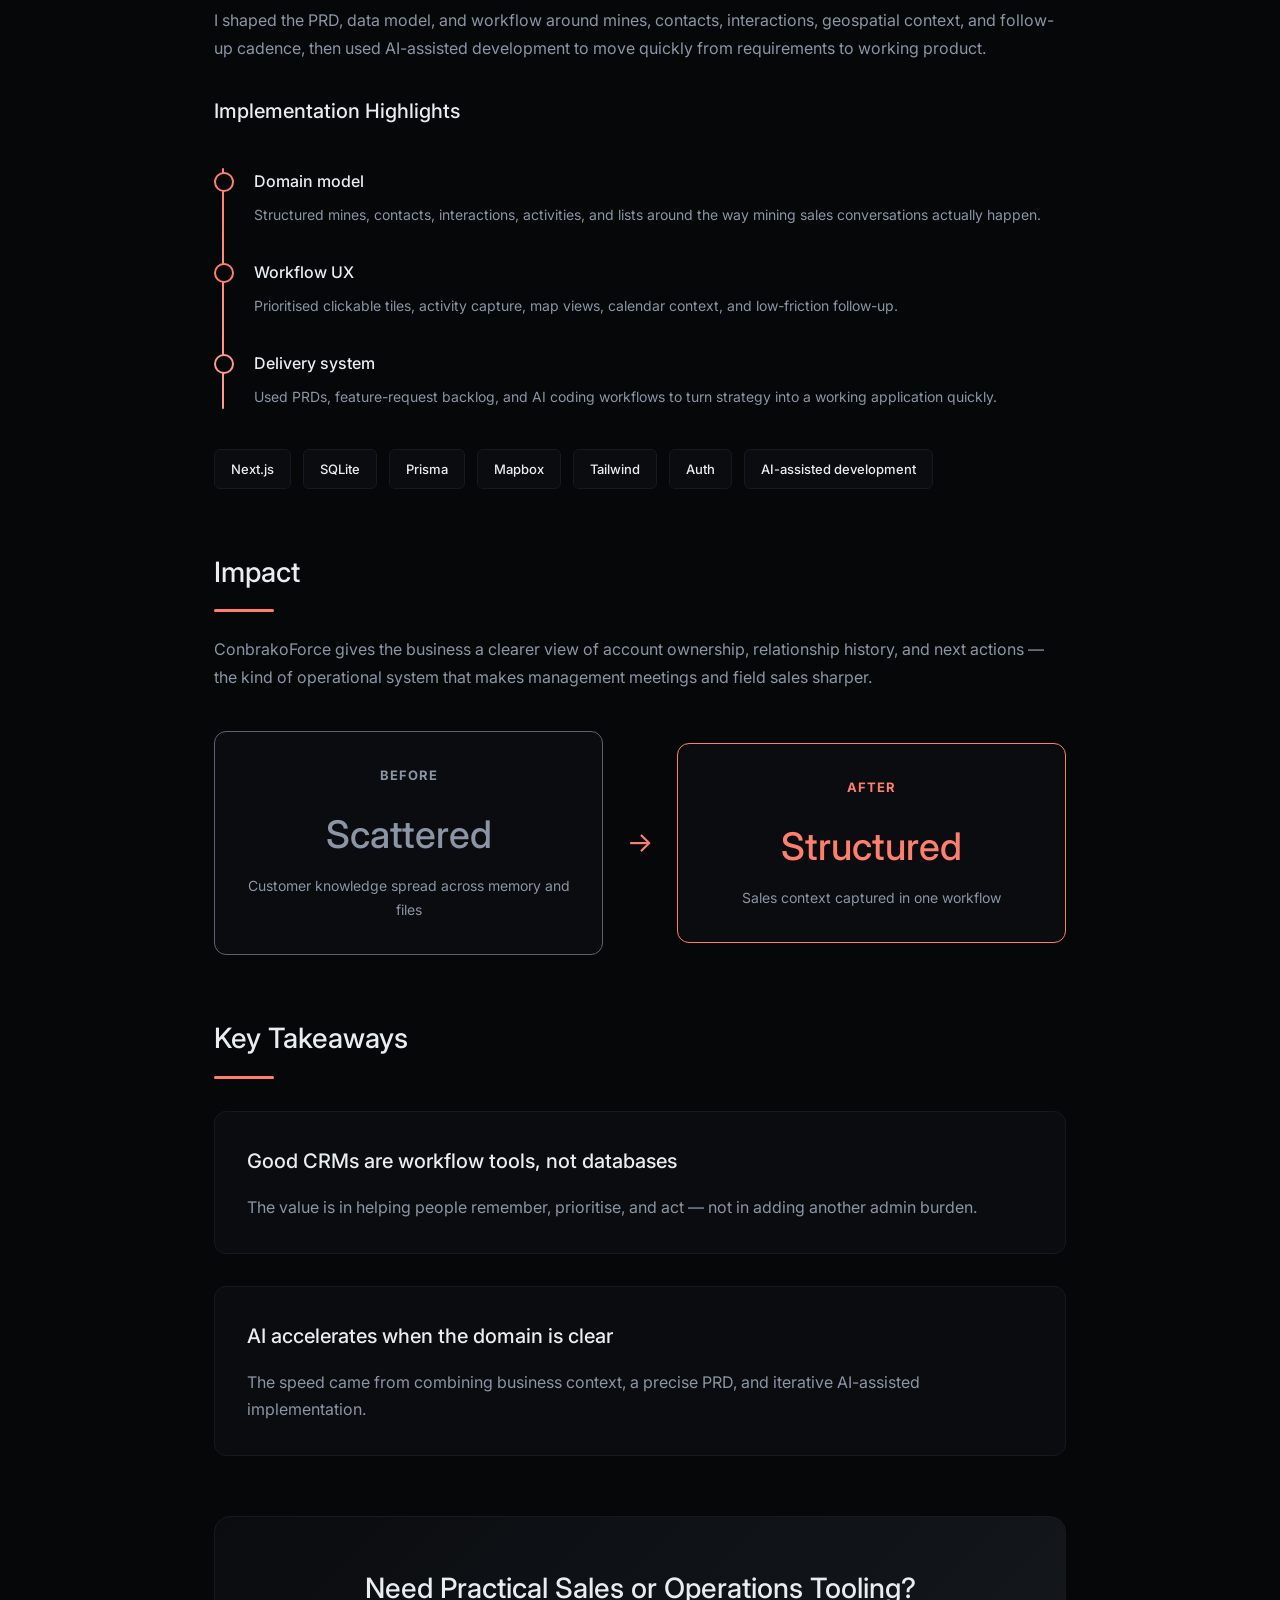
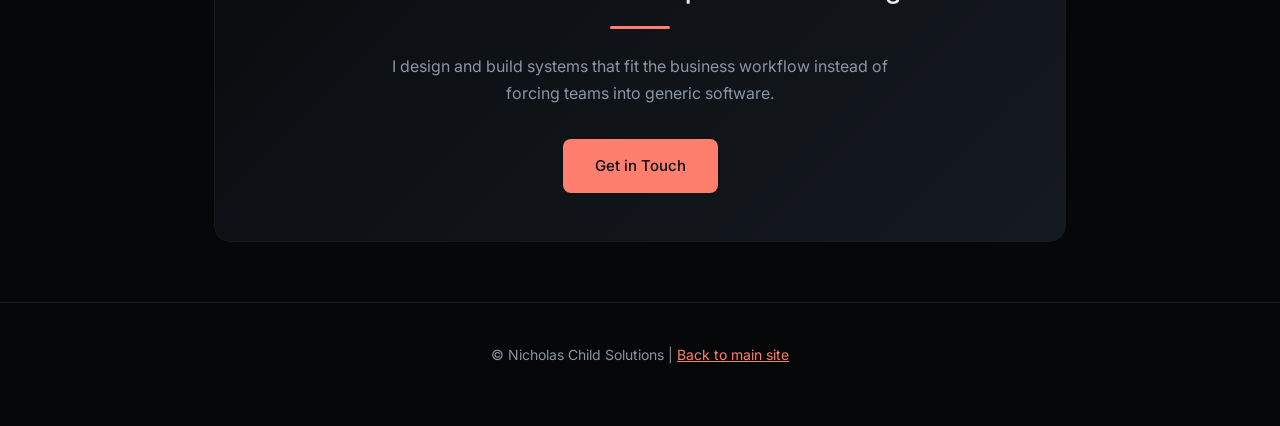
<file: case-studies/retail-demand-forecasting/retail-demand-forecasting.html>
<!DOCTYPE html>
<html lang="en">
<head>
    <meta charset="UTF-8">
    <meta name="viewport" content="width=device-width, initial-scale=1.0">
    <title>ConbrakoForce: CRM for Mining Sales | Nicholas Child</title>
    <link rel="icon" type="image/svg+xml" href="../../favicon.svg">
    <link rel="preconnect" href="https://fonts.googleapis.com">
    <link rel="preconnect" href="https://fonts.gstatic.com" crossorigin>
    <link href="https://fonts.googleapis.com/css2?family=Inter:wght@400;500;600&family=JetBrains+Mono:wght@400;500&display=swap" rel="stylesheet">
    <link rel="stylesheet" href="../../styles/case-study.css">
</head>
<body>
    <header class="hero">
        <div class="container hero-content">
            <a href="../../index.html#writing" class="back-link">← Back to case studies</a>
            <span class="badge">Case Study</span>
            <h1>ConbrakoForce: CRM for Mining Sales</h1>
            <p class="hero-subtitle">A practical CRM and account-intelligence system for a manufacturing sales team managing mines, contacts, activity, maps, and follow-up.</p>
            <div class="meta-row">
                <div class="meta-item"><span>Project: ConbrakoForce CRM for mining and industrial sales</span></div>
                <div class="meta-item"><span>Tech: Next.js, SQLite, Prisma, Mapbox, Tailwind, Auth, AI-assisted development</span></div>
                <div class="meta-item"><span>Role: Strategy, delivery, and hands-on implementation</span></div>
            </div>
        </div>
    </header>

    <main class="main">
        <div class="container">
            <section>
                <h2>The Results</h2>
                <p>The project converts scattered customer knowledge into a focused sales workspace for a small, relationship-driven team.</p>

                <div class="stats-grid">
                    <div class="stat-card">
                        <div class="stat-number">Single view</div>
                        <div class="stat-label">Mines, contacts, interactions, activity, and map context</div>
                    </div>
                    <div class="stat-card">
                        <div class="stat-number green">Phase 1</div>
                        <div class="stat-label">Core CRM, auth, calendar, and map experience delivered</div>
                    </div>
                    <div class="stat-card">
                        <div class="stat-number">AI-assisted</div>
                        <div class="stat-label">PRDs, backlog, and implementation accelerated with agentic coding workflows</div>
                    </div>
                </div>
            </section>

            <section>
                <h2>The Challenge</h2>
                <p>Conbrako sells into a relationship-heavy mining market where context is fragmented across people, spreadsheets, memory, and ad hoc notes. The team needed a tool that reflected how they actually sell rather than a generic CRM dumped on top of them.</p>
                <div class="insight-box">
                    <h4>What mattered</h4>
                    <p>Adoption mattered more than feature breadth. The system had to be simple, visual, and aligned to real sales routines for Leroy, Ferdi, Amanda, and management.</p>
                </div>
            </section>

            <section>
                <h2>The Solution</h2>
                <p>I shaped the PRD, data model, and workflow around mines, contacts, interactions, geospatial context, and follow-up cadence, then used AI-assisted development to move quickly from requirements to working product.</p>

                <h3>Implementation Highlights</h3>
                <div class="timeline">
                    <div class="timeline-item">
                        <h4>Domain model</h4>
                        <p>Structured mines, contacts, interactions, activities, and lists around the way mining sales conversations actually happen.</p>
                    </div>
                    <div class="timeline-item">
                        <h4>Workflow UX</h4>
                        <p>Prioritised clickable tiles, activity capture, map views, calendar context, and low-friction follow-up.</p>
                    </div>
                    <div class="timeline-item">
                        <h4>Delivery system</h4>
                        <p>Used PRDs, feature-request backlog, and AI coding workflows to turn strategy into a working application quickly.</p>
                    </div>
                </div>

                <div class="tech-stack">
                    <span class="tech-tag">Next.js</span>
                    <span class="tech-tag">SQLite</span>
                    <span class="tech-tag">Prisma</span>
                    <span class="tech-tag">Mapbox</span>
                    <span class="tech-tag">Tailwind</span>
                    <span class="tech-tag">Auth</span>
                    <span class="tech-tag">AI-assisted development</span>
                </div>
            </section>

            <section>
                <h2>Impact</h2>
                <p>ConbrakoForce gives the business a clearer view of account ownership, relationship history, and next actions — the kind of operational system that makes management meetings and field sales sharper.</p>

                <div class="comparison-grid">
                    <div class="comparison-card before">
                        <h4>Before</h4>
                        <div class="comparison-value">Scattered</div>
                        <div class="comparison-label">Customer knowledge spread across memory and files</div>
                    </div>
                    <div class="comparison-arrow">→</div>
                    <div class="comparison-card after">
                        <h4>After</h4>
                        <div class="comparison-value">Structured</div>
                        <div class="comparison-label">Sales context captured in one workflow</div>
                    </div>
                </div>
            </section>

            <section>
                <h2>Key Takeaways</h2>
                <div class="chart-container">
                    <h3 style="margin-top: 0;">Good CRMs are workflow tools, not databases</h3>
                    <p style="margin-bottom: 0;">The value is in helping people remember, prioritise, and act — not in adding another admin burden.</p>
                </div>
                <div class="chart-container">
                    <h3 style="margin-top: 0;">AI accelerates when the domain is clear</h3>
                    <p style="margin-bottom: 0;">The speed came from combining business context, a precise PRD, and iterative AI-assisted implementation.</p>
                </div>
            </section>

            <div class="cta-section">
                <h2>Need Practical Sales or Operations Tooling?</h2>
                <p>I design and build systems that fit the business workflow instead of forcing teams into generic software.</p>
                <a href="mailto:nick@nickchild.info" class="cta-button">Get in Touch</a>
            </div>
        </div>
    </main>

    <footer>
        <div class="container">
            <p>&copy; Nicholas Child Solutions | <a href="../../index.html">Back to main site</a></p>
        </div>
    </footer>
</body>
</html>
</file>
<file: styles/main.css>
/* ===================================
   CSS Variables & Design System
   =================================== */
:root {
    /* Colors - Warm coral palette (Monzo-inspired) */
    --color-primary: #FF7F6E;
    --color-primary-hover: #FF6B57;
    --color-accent: #FF9B8E;
    --color-accent-muted: rgba(255, 127, 110, 0.5);

    /* Deeper, darker neutrals */
    --color-bg-dark: #050708;
    --color-bg-darker: #020303;
    --color-bg-card: #0a0c0f;
    --color-text-primary: #E8EDF2;
    --color-text-secondary: #8B95A5;
    --color-text-muted: #5B6370;
    --color-border: #151a20;

    /* Code/technical colors */
    --color-code: #FF9B8E;
    --color-code-bg: #0d1117;

    /* Typography */
    --font-sans: 'Inter', -apple-system, BlinkMacSystemFont, 'Segoe UI', sans-serif;
    --font-mono: 'JetBrains Mono', 'Fira Code', 'Consolas', 'Monaco', monospace;

    /* Spacing */
    --spacing-xs: 0.5rem;
    --spacing-sm: 1rem;
    --spacing-md: 2rem;
    --spacing-lg: 4rem;
    --spacing-xl: 6rem;

    /* Border radius */
    --radius-sm: 4px;
    --radius-md: 8px;
    --radius-lg: 12px;

    /* Transitions */
    --transition-fast: 150ms ease;
    --transition-normal: 300ms ease;
}

/* ===================================
   Reset & Base Styles
   =================================== */
* {
    margin: 0;
    padding: 0;
    box-sizing: border-box;
}

html {
    scroll-behavior: smooth;
    font-size: 16px;
}

body {
    font-family: var(--font-sans);
    background-color: var(--color-bg-dark);
    color: var(--color-text-primary);
    line-height: 1.7;
    overflow-x: hidden;
}

.container {
    max-width: 1100px;
    margin: 0 auto;
    padding: 0 var(--spacing-md);
}

a {
    color: var(--color-primary);
    text-decoration: none;
    transition: color var(--transition-fast);
}

a:hover {
    color: var(--color-accent);
}

/* ===================================
   Typography
   =================================== */
h1, h2, h3, h4, h5, h6 {
    font-family: var(--font-sans);
    font-weight: 500;
    line-height: 1.3;
    margin-bottom: var(--spacing-sm);
    color: var(--color-text-primary);
}

.section-title {
    font-size: 1.75rem;
    font-weight: 500;
    margin-bottom: var(--spacing-lg);
    color: var(--color-text-primary);
    letter-spacing: -0.02em;
}

.section-subtitle {
    color: var(--color-text-muted);
    font-size: 0.875rem;
    text-transform: uppercase;
    letter-spacing: 0.1em;
    margin-bottom: var(--spacing-sm);
}

/* ===================================
   Navigation
   =================================== */
.nav {
    position: fixed;
    top: 0;
    left: 0;
    right: 0;
    background: rgba(5, 7, 8, 0.9);
    backdrop-filter: blur(12px);
    border-bottom: 1px solid var(--color-border);
    z-index: 1000;
}

.nav-content {
    display: flex;
    justify-content: space-between;
    align-items: center;
    padding: 1rem 0;
}

.nav-logo {
    font-family: var(--font-mono);
    font-size: 1.125rem;
    font-weight: 500;
    color: var(--color-text-primary);
    text-decoration: none;
}

.nav-menu {
    display: flex;
    gap: var(--spacing-md);
    list-style: none;
    align-items: center;
}

.nav-link {
    color: var(--color-text-muted);
    text-decoration: none;
    font-size: 0.875rem;
    transition: color var(--transition-fast);
}

.nav-link:hover {
    color: var(--color-text-primary);
}

.nav-toggle {
    display: none;
    flex-direction: column;
    gap: 4px;
    background: none;
    border: none;
    cursor: pointer;
    padding: 0.5rem;
}

.nav-toggle span {
    width: 20px;
    height: 1.5px;
    background: var(--color-text-primary);
    transition: all var(--transition-fast);
}

/* ===================================
   Hero Section
   =================================== */
.hero {
    position: relative;
    min-height: 100vh;
    display: flex;
    align-items: center;
    overflow: hidden;
    padding-top: 80px;
    background: var(--color-bg-dark);
    isolation: isolate;
}

.hero-canvas {
    position: absolute;
    top: 0;
    left: 0;
    width: 100%;
    height: 100%;
    z-index: -1;
    opacity: 0.7;
    pointer-events: none;
}

.hero-content {
    position: relative;
    z-index: 2;
    display: grid;
    grid-template-columns: auto 1fr;
    gap: var(--spacing-lg);
    align-items: center;
    opacity: 1 !important;
    visibility: visible !important;
    transform: none !important;
}

.hero-image {
    width: 180px;
    height: 180px;
    border-radius: 50%;
    overflow: hidden;
    border: 2px solid var(--color-border);
    opacity: 1 !important;
    visibility: visible !important;
    transform: translateZ(0);
    backface-visibility: hidden;
}

.hero-image img {
    width: 100%;
    height: 100%;
    object-fit: cover;
}

.hero-text h1 {
    font-size: 2.5rem;
    font-weight: 600;
    margin-bottom: var(--spacing-xs);
    letter-spacing: -0.03em;
}

.hero-role {
    font-size: 1.125rem;
    color: var(--color-primary);
    margin-bottom: var(--spacing-md);
    font-weight: 400;
}

.hero-bio {
    font-size: 1.3125rem;
    color: var(--color-text-secondary);
    max-width: 600px;
    line-height: 1.75;
}

.hero-links {
    display: flex;
    gap: var(--spacing-md);
    margin-top: var(--spacing-md);
}

.hero-links a {
    color: var(--color-text-muted);
    font-size: 0.875rem;
}

.hero-links a:hover {
    color: var(--color-primary);
}

/* ===================================
   Experience Section
   =================================== */
.experience {
    padding: var(--spacing-xl) 0;
}

.experience-grid {
    display: grid;
    gap: var(--spacing-lg);
}

.experience-item {
    display: grid;
    grid-template-columns: 200px 1fr;
    gap: var(--spacing-md);
    padding-bottom: var(--spacing-lg);
    border-bottom: 1px solid var(--color-border);
}

.experience-item:last-child {
    border-bottom: none;
    padding-bottom: 0;
}

.experience-meta {
    color: var(--color-text-muted);
    font-size: 0.875rem;
}

.experience-company {
    color: var(--color-text-primary);
    font-weight: 500;
    margin-bottom: 0.25rem;
}

.experience-period {
    font-size: 0.8125rem;
}

.experience-content h3 {
    font-size: 1.125rem;
    font-weight: 500;
    margin-bottom: var(--spacing-xs);
}

.experience-content p {
    color: var(--color-text-secondary);
    margin-bottom: var(--spacing-sm);
}

.experience-tags {
    display: flex;
    flex-wrap: wrap;
    gap: 0.5rem;
    margin-top: var(--spacing-sm);
}

.tag {
    padding: 0.25rem 0.625rem;
    background: var(--color-code-bg);
    color: var(--color-text-muted);
    font-family: var(--font-mono);
    font-size: 0.75rem;
    border-radius: var(--radius-sm);
    border: 1px solid var(--color-border);
}

/* ===================================
   Writing Section
   =================================== */
.writing {
    padding: var(--spacing-xl) 0;
    background: var(--color-bg-darker);
}

.writing-grid {
    display: grid;
    gap: var(--spacing-md);
}

.article-card {
    display: grid;
    grid-template-columns: 1fr auto;
    gap: var(--spacing-md);
    padding: var(--spacing-md);
    background: var(--color-bg-card);
    border: 1px solid var(--color-border);
    border-radius: var(--radius-lg);
    transition: all var(--transition-normal);
    text-decoration: none;
}

.article-card:hover {
    border-color: var(--color-accent-muted);
    transform: translateY(-2px);
}

.article-content h3 {
    font-size: 1.125rem;
    font-weight: 500;
    margin-bottom: var(--spacing-xs);
    color: var(--color-text-primary);
}

.article-content p {
    color: var(--color-text-secondary);
    font-size: 0.9375rem;
}

.article-meta {
    display: flex;
    flex-direction: column;
    align-items: flex-end;
    justify-content: center;
    color: var(--color-text-muted);
    font-size: 0.8125rem;
}

/* ===================================
   Tech Stack Section
   =================================== */
.tech-stack {
    padding: var(--spacing-xl) 0;
}

.tech-categories {
    display: grid;
    grid-template-columns: repeat(auto-fit, minmax(240px, 1fr));
    gap: var(--spacing-md);
}

.tech-category h3 {
    font-size: 0.875rem;
    color: var(--color-text-muted);
    font-weight: 400;
    margin-bottom: var(--spacing-sm);
    text-transform: uppercase;
    letter-spacing: 0.05em;
}

.tech-items {
    display: flex;
    flex-wrap: wrap;
    gap: 0.5rem;
}

.tech-item {
    padding: 0.375rem 0.75rem;
    background: var(--color-bg-card);
    color: var(--color-text-secondary);
    font-family: var(--font-mono);
    font-size: 0.8125rem;
    border-radius: var(--radius-sm);
    border: 1px solid var(--color-border);
}

.tech-category-featured {
    grid-column: span 2;
    padding: var(--spacing-md);
    background: linear-gradient(135deg, rgba(255, 127, 110, 0.12), rgba(255, 155, 142, 0.04));
    border: 1px solid var(--color-accent-muted);
    border-radius: var(--radius-lg);
}

.tech-item-featured {
    color: var(--color-text-primary);
    border-color: var(--color-accent-muted);
    background: rgba(255, 127, 110, 0.10);
}

/* ===================================
   About Section
   =================================== */
.about {
    padding: var(--spacing-xl) 0;
    background: var(--color-bg-darker);
}

.about-content {
    max-width: 700px;
}

.about-content p {
    color: var(--color-text-secondary);
    margin-bottom: var(--spacing-md);
    font-size: 1.0625rem;
    line-height: 1.8;
}

.about-details {
    display: grid;
    grid-template-columns: repeat(auto-fit, minmax(200px, 1fr));
    gap: var(--spacing-md);
    margin-top: var(--spacing-lg);
    padding-top: var(--spacing-lg);
    border-top: 1px solid var(--color-border);
}

.about-detail h4 {
    font-size: 0.75rem;
    color: var(--color-text-muted);
    text-transform: uppercase;
    letter-spacing: 0.05em;
    font-weight: 400;
    margin-bottom: 0.5rem;
}

.about-detail p {
    color: var(--color-text-primary);
    font-size: 0.9375rem;
    margin-bottom: 0;
}

/* ===================================
   Contact Section
   =================================== */
.contact {
    padding: var(--spacing-xl) 0;
    border-top: 1px solid var(--color-border);
}

.contact-content {
    display: flex;
    flex-direction: column;
    gap: var(--spacing-md);
}

.contact-links {
    display: flex;
    flex-wrap: wrap;
    gap: var(--spacing-md);
}

.contact-links a {
    color: var(--color-text-secondary);
    font-size: 0.9375rem;
}

.contact-links a:hover {
    color: var(--color-primary);
}

/* ===================================
   Footer
   =================================== */
.footer {
    padding: var(--spacing-md) 0;
    border-top: 1px solid var(--color-border);
}

.footer-content {
    display: flex;
    justify-content: space-between;
    align-items: center;
    color: var(--color-text-muted);
    font-size: 0.8125rem;
}

/* ===================================
   Responsive Design
   =================================== */
@media (max-width: 768px) {
    .nav-toggle {
        display: flex;
    }

    .nav-menu {
        position: fixed;
        top: 56px;
        left: 0;
        right: 0;
        background: var(--color-bg-darker);
        flex-direction: column;
        padding: var(--spacing-md);
        border-bottom: 1px solid var(--color-border);
        transform: translateY(-100%);
        opacity: 0;
        transition: all var(--transition-normal);
        pointer-events: none;
    }

    .nav-menu.active {
        transform: translateY(0);
        opacity: 1;
        pointer-events: all;
    }

    .hero-content {
        grid-template-columns: 1fr;
        text-align: center;
    }

    .hero-image {
        margin: 0 auto;
        width: 140px;
        height: 140px;
    }

    .hero-bio {
        margin: 0 auto;
    }

    .hero-links {
        justify-content: center;
    }

    .experience-item {
        grid-template-columns: 1fr;
        gap: var(--spacing-sm);
    }

    .article-card {
        grid-template-columns: 1fr;
    }

    .tech-category-featured {
        grid-column: span 1;
    }

    .article-meta {
        align-items: flex-start;
        flex-direction: row;
        gap: var(--spacing-sm);
    }

    .footer-content {
        flex-direction: column;
        gap: var(--spacing-sm);
        text-align: center;
    }
}

@media (max-width: 480px) {
    .container {
        padding: 0 var(--spacing-sm);
    }

    .hero-text h1 {
        font-size: 2rem;
    }
}

/* ===================================
   Animations
   =================================== */
.reveal {
    opacity: 0;
    transform: translateY(20px);
    transition: all 0.5s ease-out;
}

.reveal.active {
    opacity: 1;
    transform: translateY(0);
}
</file>
<file: styles/case-study.css>
/* Case Study Dark Theme - Matches main site */
:root {
    /* Colors - Warm coral palette (Monzo-inspired) */
    --primary: #FF7F6E;
    --primary-hover: #FF6B57;
    --accent: #FF7F6E;
    --accent-light: rgba(255, 127, 110, 0.15);
    --teal: #FF9B8E;
    --teal-light: rgba(255, 155, 142, 0.15);
    
    /* Dark neutrals */
    --text: #E8EDF2;
    --text-light: #8B95A5;
    --bg: #050708;
    --white: #0a0c0f;
    --border: #151a20;
    --aws-dark: #0a0c0f;
    
    /* Code colors */
    --code-bg: #0d1117;
}

* {
    margin: 0;
    padding: 0;
    box-sizing: border-box;
}

body {
    font-family: 'Inter', -apple-system, BlinkMacSystemFont, 'Segoe UI', sans-serif;
    background: var(--bg);
    color: var(--text);
    line-height: 1.7;
}

.container {
    max-width: 900px;
    margin: 0 auto;
    padding: 0 24px;
}

/* Back link */
.back-link {
    display: inline-flex;
    align-items: center;
    gap: 8px;
    color: var(--text-light);
    text-decoration: none;
    font-size: 14px;
    margin-bottom: 24px;
    transition: color 0.2s;
}

.back-link:hover {
    color: var(--accent);
}

/* Hero Section */
.hero {
    background: linear-gradient(135deg, #0a0c0f 0%, #151a20 100%);
    color: var(--text);
    padding: 80px 0 100px;
    position: relative;
    overflow: hidden;
}

.hero::before {
    content: '';
    position: absolute;
    top: -50%;
    right: -20%;
    width: 600px;
    height: 600px;
    background: radial-gradient(circle, rgba(255,127,110,0.15) 0%, transparent 70%);
    border-radius: 50%;
}

.hero-content {
    position: relative;
    z-index: 1;
}

.badge {
    display: inline-block;
    background: var(--accent);
    color: #0a0c0f;
    padding: 6px 16px;
    border-radius: 20px;
    font-size: 13px;
    font-weight: 600;
    letter-spacing: 0.5px;
    margin-bottom: 24px;
    text-transform: uppercase;
}

h1 {
    font-family: 'Inter', sans-serif;
    font-size: 42px;
    font-weight: 500;
    line-height: 1.15;
    margin-bottom: 24px;
    letter-spacing: -0.02em;
}

.hero-subtitle {
    font-size: 18px;
    color: var(--text-light);
    max-width: 650px;
    margin-bottom: 40px;
}

.meta-row {
    display: flex;
    gap: 32px;
    flex-wrap: wrap;
}

.meta-item {
    display: flex;
    align-items: center;
    gap: 8px;
    font-size: 14px;
    color: var(--text-light);
}

.meta-item svg {
    width: 18px;
    height: 18px;
    stroke: var(--accent);
}

/* Main Content */
.main {
    padding: 60px 0;
}

section {
    margin-bottom: 60px;
}

h2 {
    font-family: 'Inter', sans-serif;
    font-size: 28px;
    font-weight: 500;
    color: var(--text);
    margin-bottom: 24px;
    position: relative;
    padding-bottom: 16px;
}

h2::after {
    content: '';
    position: absolute;
    bottom: 0;
    left: 0;
    width: 60px;
    height: 3px;
    background: var(--accent);
    border-radius: 2px;
}

h3 {
    font-size: 20px;
    font-weight: 500;
    color: var(--text);
    margin: 32px 0 16px;
}

p {
    margin-bottom: 20px;
    color: var(--text-light);
}

strong {
    color: var(--text);
}

/* Stats Grid */
.stats-grid {
    display: grid;
    grid-template-columns: repeat(3, 1fr);
    gap: 20px;
    margin: 40px 0;
}

@media (max-width: 768px) {
    .stats-grid {
        grid-template-columns: 1fr;
    }
}

.stat-card {
    background: var(--white);
    border-radius: 12px;
    padding: 32px;
    text-align: center;
    border: 1px solid var(--border);
    transition: transform 0.2s, border-color 0.2s;
}

.stat-card:hover {
    transform: translateY(-4px);
    border-color: var(--accent);
}

.stat-number {
    font-family: 'Inter', sans-serif;
    font-size: 48px;
    font-weight: 500;
    color: var(--accent);
    line-height: 1;
    margin-bottom: 8px;
}

.stat-number.green {
    color: var(--teal);
}

.stat-label {
    font-size: 14px;
    color: var(--text-light);
    font-weight: 500;
}

/* Chart Container */
.chart-container {
    background: var(--white);
    border-radius: 12px;
    padding: 32px;
    margin: 32px 0;
    border: 1px solid var(--border);
}

.chart-title {
    font-size: 16px;
    font-weight: 500;
    color: var(--text);
    margin-bottom: 24px;
}

.data-image {
    width: 100%;
    border-radius: 8px;
    border: 1px solid var(--border);
}

.image-caption {
    font-size: 13px;
    color: var(--text-light);
    margin-top: 16px;
    font-style: italic;
}

/* Code Block */
.code-block {
    background: var(--code-bg);
    border-radius: 12px;
    padding: 28px 32px;
    margin: 32px 0;
    overflow-x: auto;
    border: 1px solid var(--border);
}

.code-block-title {
    font-size: 12px;
    color: var(--accent);
    text-transform: uppercase;
    letter-spacing: 1px;
    margin-bottom: 16px;
}

.code-block pre {
    margin: 0;
    font-family: 'JetBrains Mono', 'Monaco', 'Menlo', monospace;
    font-size: 14px;
    line-height: 1.6;
    color: var(--text);
}

.code-block .keyword { color: #ff79c6; }
.code-block .function { color: #8be9fd; }
.code-block .string { color: #f1fa8c; }
.code-block .number { color: #bd93f9; }
.code-block .comment { color: #6272a4; }

/* Key Insight Box */
.insight-box {
    background: var(--accent-light);
    border-left: 3px solid var(--accent);
    border-radius: 0 12px 12px 0;
    padding: 28px 32px;
    margin: 32px 0;
}

.insight-box h4 {
    color: var(--accent);
    font-size: 13px;
    text-transform: uppercase;
    letter-spacing: 1px;
    margin-bottom: 12px;
}

.insight-box p {
    margin: 0;
    font-size: 16px;
    color: var(--text);
}

.insight-box.teal {
    background: var(--teal-light);
    border-left-color: var(--teal);
}

.insight-box.teal h4 {
    color: var(--teal);
}

/* Timeline */
.timeline {
    position: relative;
    margin: 40px 0;
    padding-left: 40px;
}

.timeline::before {
    content: '';
    position: absolute;
    left: 8px;
    top: 0;
    bottom: 0;
    width: 2px;
    background: linear-gradient(180deg, var(--accent), var(--teal));
    border-radius: 2px;
}

.timeline-item {
    position: relative;
    margin-bottom: 32px;
}

.timeline-item::before {
    content: '';
    position: absolute;
    left: -40px;
    top: 4px;
    width: 16px;
    height: 16px;
    background: var(--bg);
    border: 2px solid var(--accent);
    border-radius: 50%;
}

.timeline-item:last-child::before {
    border-color: var(--teal);
}

.timeline-item h4 {
    font-size: 16px;
    font-weight: 500;
    color: var(--text);
    margin-bottom: 8px;
}

.timeline-item p {
    margin: 0;
    font-size: 14px;
    color: var(--text-light);
}

/* Before/After Comparison */
.comparison-grid {
    display: grid;
    grid-template-columns: 1fr auto 1fr;
    gap: 24px;
    align-items: center;
    margin: 40px 0;
}

@media (max-width: 600px) {
    .comparison-grid {
        grid-template-columns: 1fr;
    }
}

.comparison-card {
    background: var(--white);
    border-radius: 12px;
    padding: 32px;
    text-align: center;
    border: 1px solid var(--border);
}

.comparison-card.before {
    border-color: #5B6370;
}

.comparison-card.after {
    border-color: var(--accent);
}

.comparison-card h4 {
    font-size: 13px;
    text-transform: uppercase;
    letter-spacing: 1px;
    margin-bottom: 16px;
}

.comparison-card.before h4 {
    color: var(--text-light);
}

.comparison-card.after h4 {
    color: var(--accent);
}

.comparison-value {
    font-family: 'Inter', sans-serif;
    font-size: 38px;
    font-weight: 500;
    margin-bottom: 8px;
}

.comparison-card.before .comparison-value {
    color: var(--text-light);
}

.comparison-card.after .comparison-value {
    color: var(--accent);
}

.comparison-label {
    font-size: 14px;
    color: var(--text-light);
}

.comparison-arrow {
    font-size: 28px;
    color: var(--accent);
}

@media (max-width: 600px) {
    .comparison-arrow {
        transform: rotate(90deg);
    }
}

/* Tech Stack */
.tech-stack {
    display: flex;
    gap: 12px;
    flex-wrap: wrap;
    margin: 24px 0;
}

.tech-tag {
    background: var(--white);
    color: var(--text);
    padding: 8px 16px;
    border-radius: 6px;
    font-size: 13px;
    font-weight: 500;
    border: 1px solid var(--border);
}

.tech-tag.python {
    border-color: #3776ab;
    color: #5B9BD5;
}

.tech-tag.aws {
    border-color: #ff9900;
    color: #ff9900;
}

/* CTA Section */
.cta-section {
    background: linear-gradient(135deg, #0a0c0f 0%, #151a20 100%);
    border-radius: 16px;
    padding: 48px;
    text-align: center;
    color: var(--text);
    margin-top: 60px;
    border: 1px solid var(--border);
}

.cta-section h2 {
    color: var(--text);
}

.cta-section h2::after {
    left: 50%;
    transform: translateX(-50%);
}

.cta-section p {
    color: var(--text-light);
    max-width: 500px;
    margin: 0 auto 32px;
}

.cta-button {
    display: inline-block;
    background: var(--accent);
    color: #0a0c0f;
    padding: 14px 32px;
    border-radius: 8px;
    text-decoration: none;
    font-weight: 500;
    font-size: 15px;
    transition: transform 0.2s, opacity 0.2s;
}

.cta-button:hover {
    transform: translateY(-2px);
    opacity: 0.9;
}

/* Footer */
footer {
    text-align: center;
    padding: 40px 0;
    color: var(--text-light);
    font-size: 14px;
    border-top: 1px solid var(--border);
}

footer a {
    color: var(--accent);
}

/* Responsive */
@media (max-width: 600px) {
    h1 {
        font-size: 28px;
    }

    h2 {
        font-size: 22px;
    }

    .hero {
        padding: 60px 0 80px;
    }

    .stat-number {
        font-size: 36px;
    }
}

/* Tables */
table {
    width: 100%;
    border-collapse: collapse;
    margin: 24px 0;
    background: var(--white);
    border-radius: 8px;
    overflow: hidden;
    border: 1px solid var(--border);
}

th, td {
    padding: 12px 16px;
    text-align: left;
    border-bottom: 1px solid var(--border);
}

th {
    background: var(--code-bg);
    color: var(--text);
    font-weight: 500;
    font-size: 13px;
    text-transform: uppercase;
    letter-spacing: 0.5px;
}

td {
    color: var(--text-light);
}

tr:last-child td {
    border-bottom: none;
}

/* Lists */
ul, ol {
    margin: 16px 0;
    padding-left: 24px;
    color: var(--text-light);
}

li {
    margin-bottom: 8px;
}
</file>
